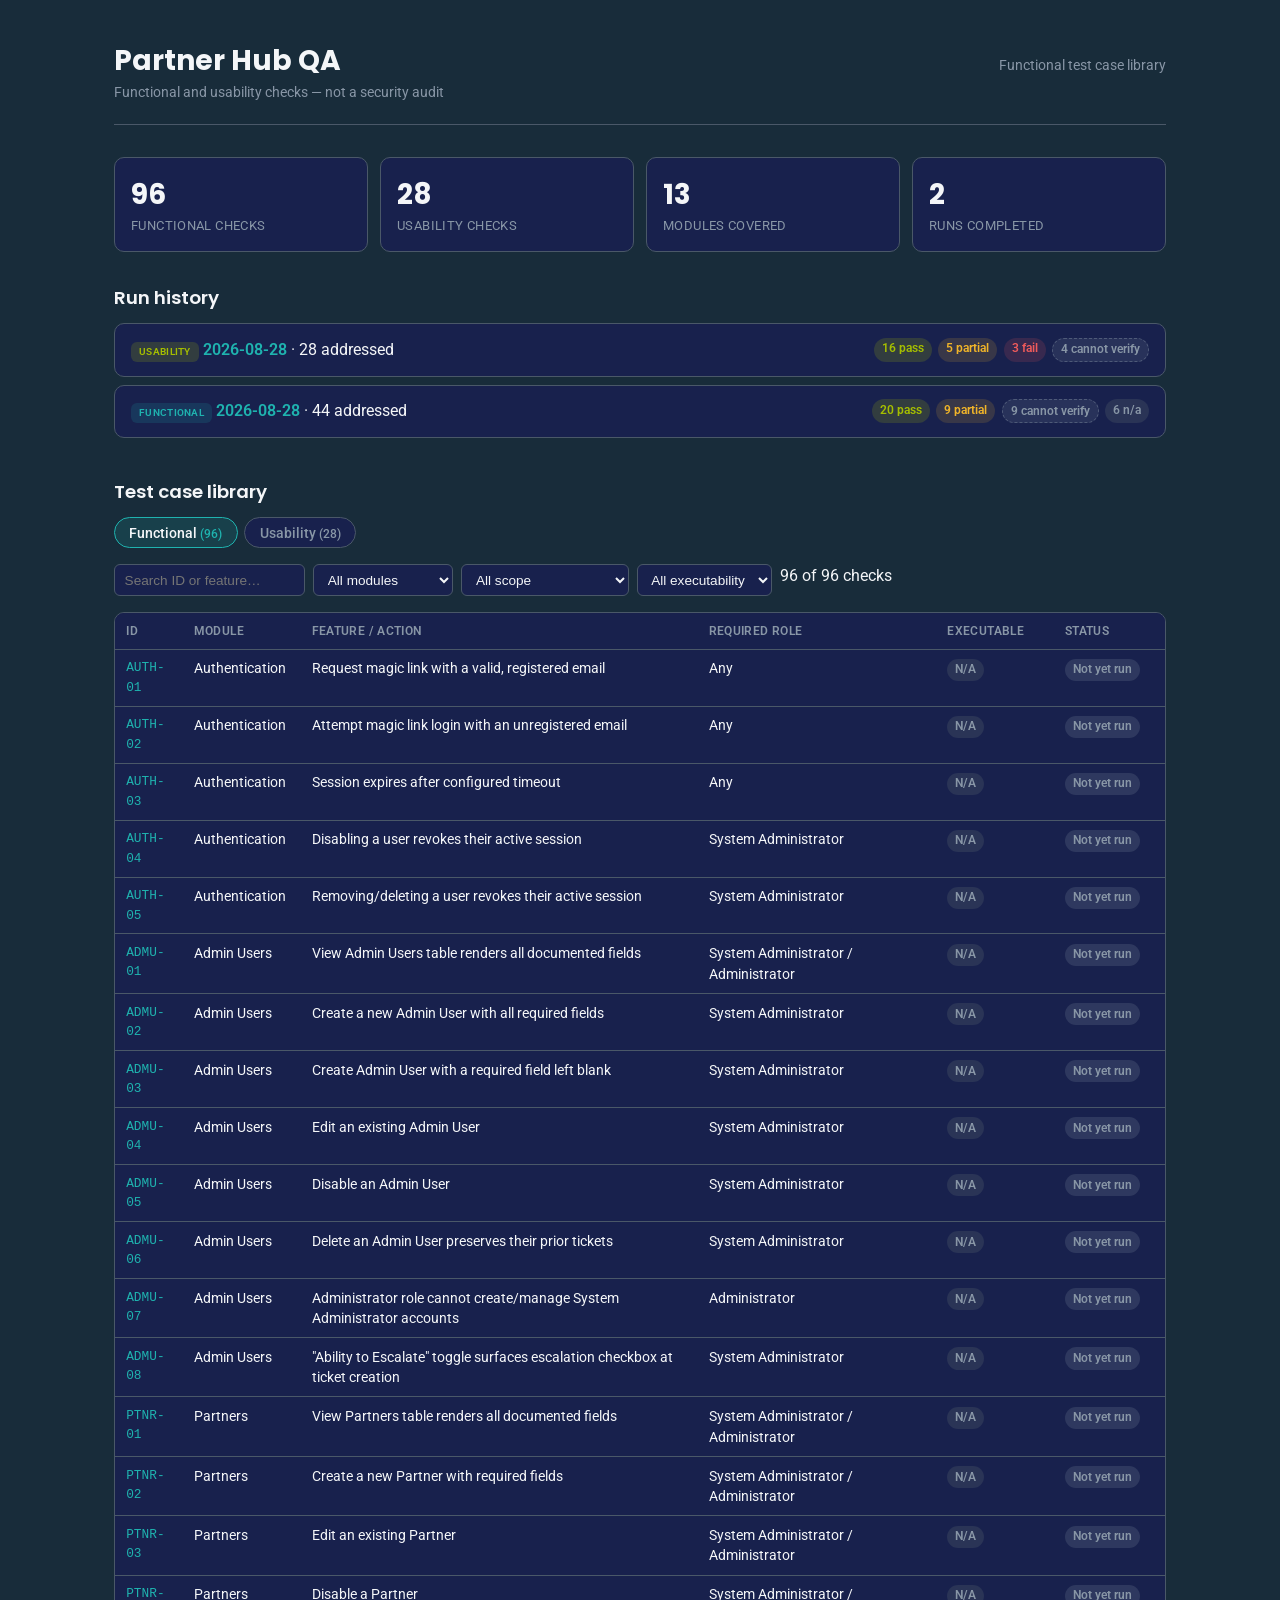
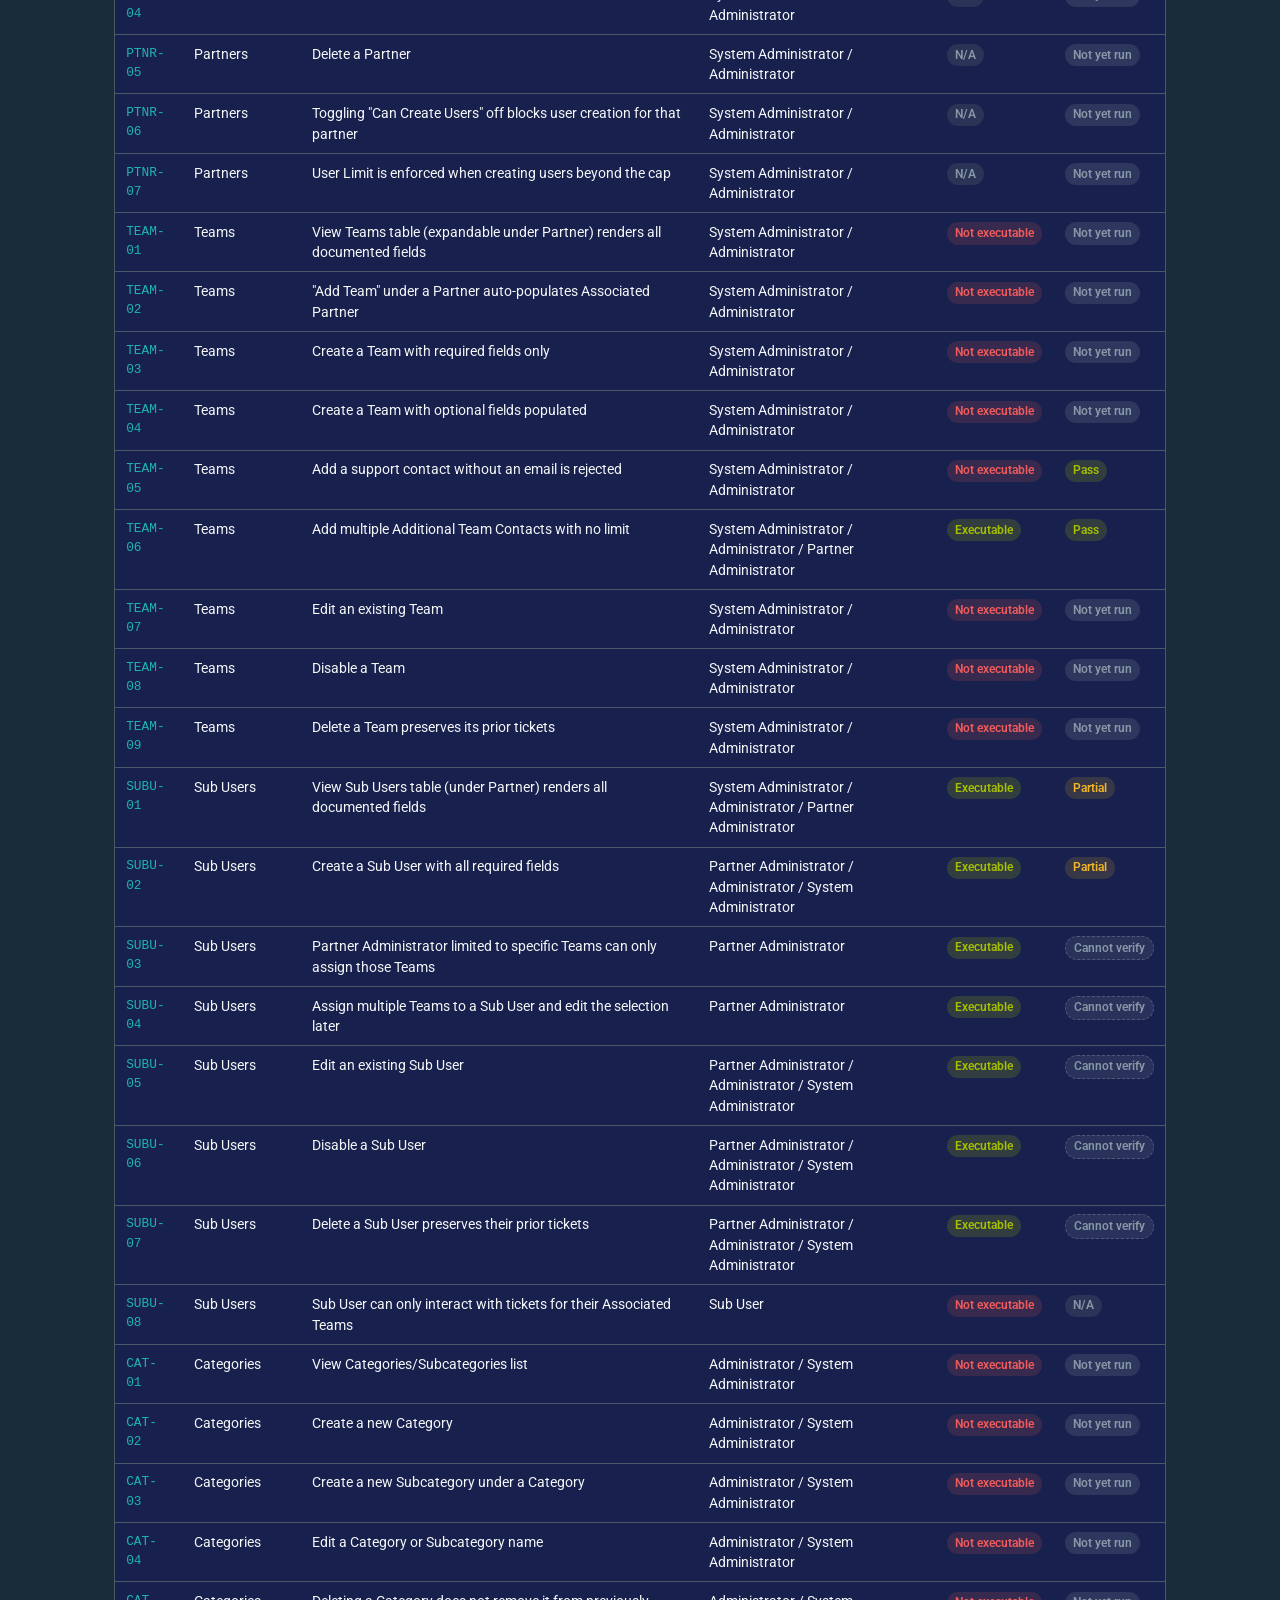
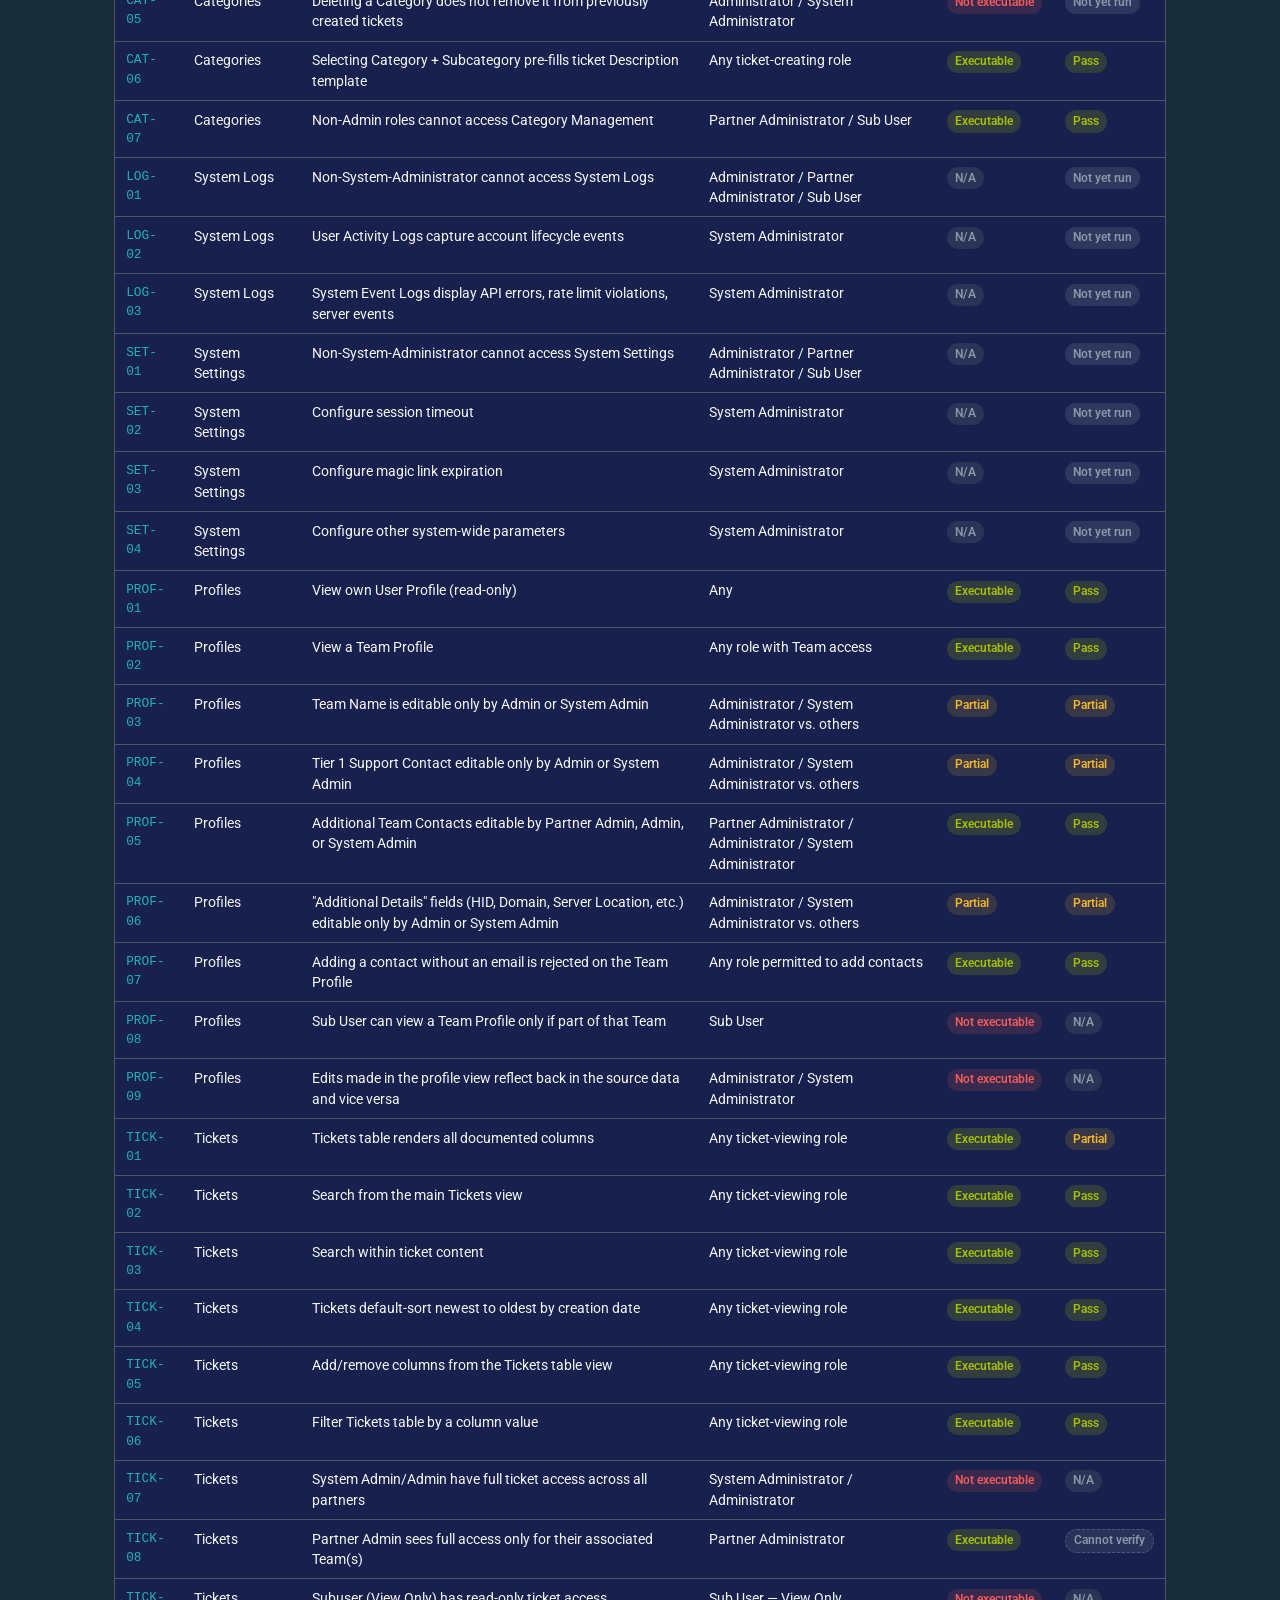
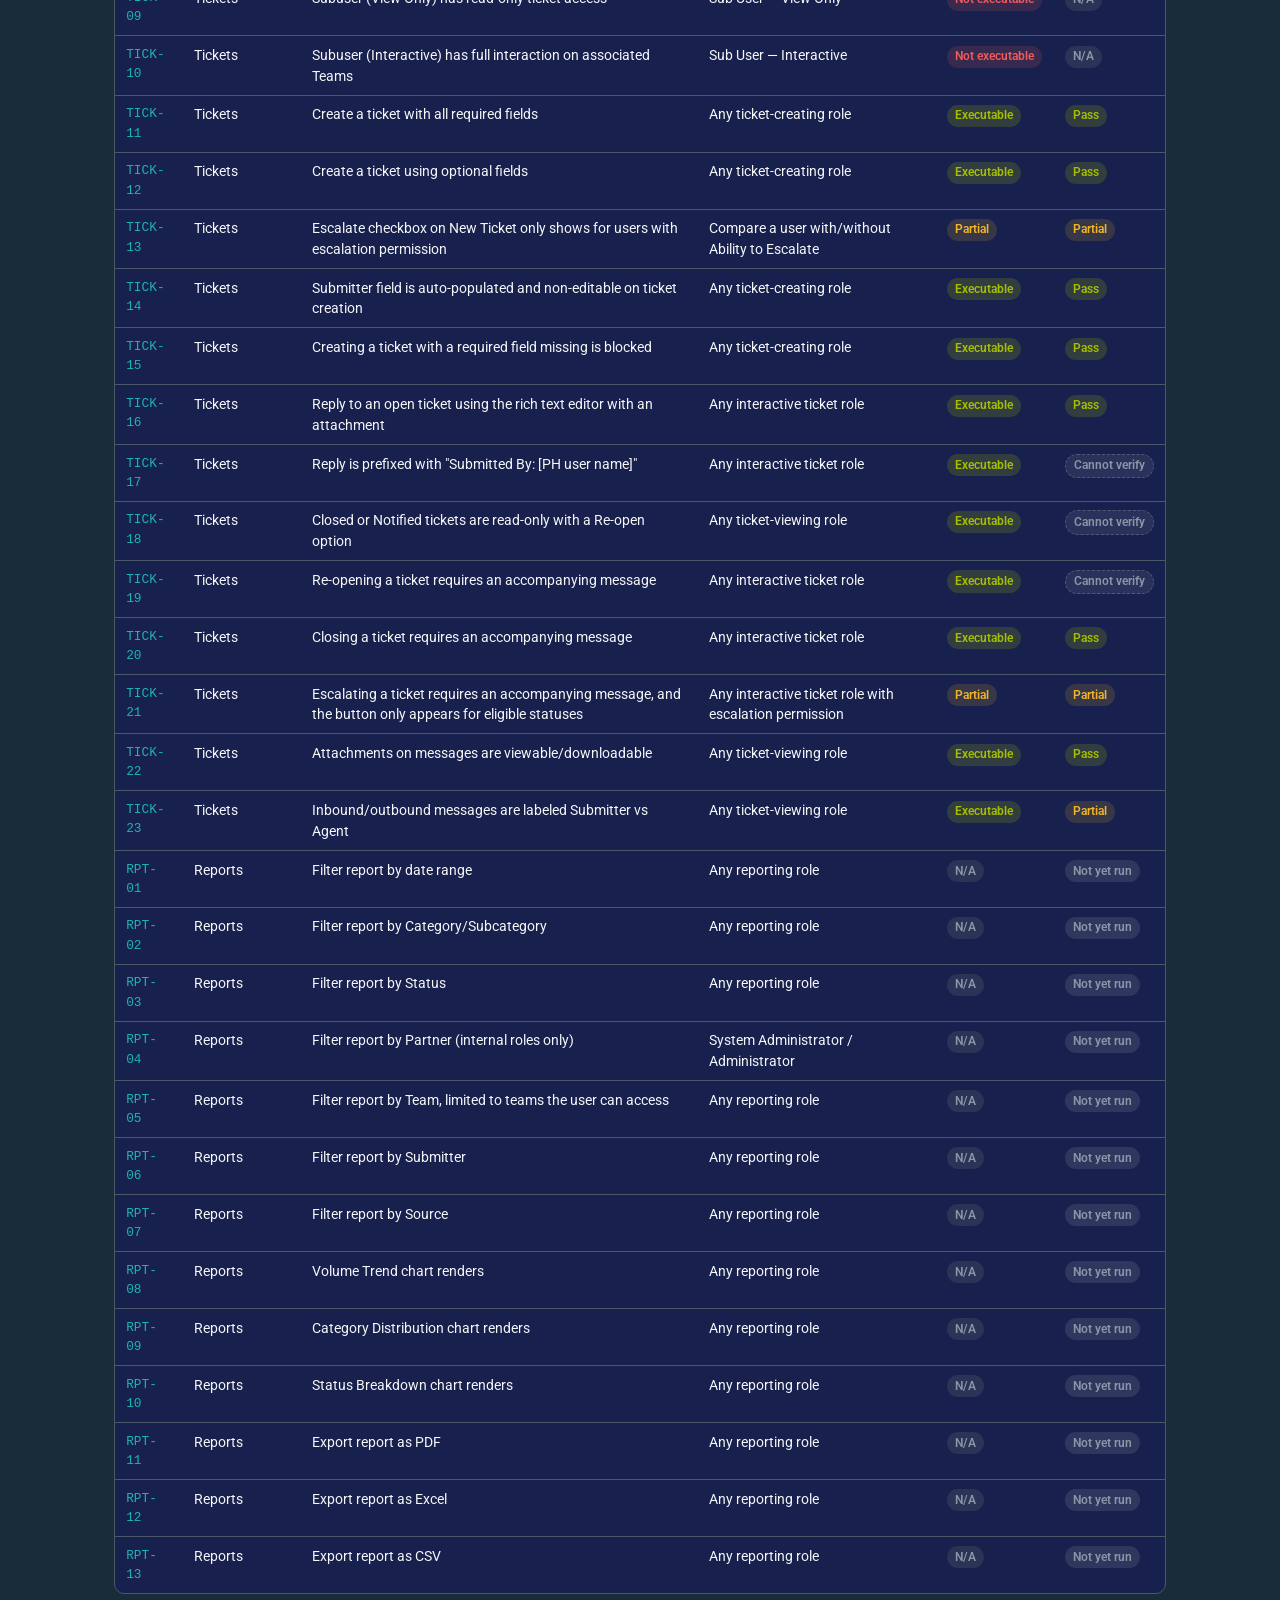
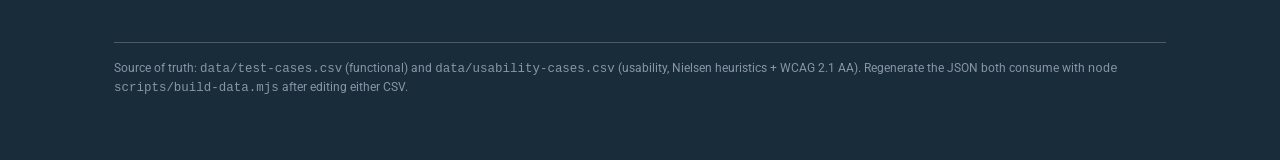
<file: index.html>
<!doctype html>
<html lang="en">
<head>
  <meta charset="utf-8" />
  <meta name="viewport" content="width=device-width, initial-scale=1" />
  <title>Partner Hub QA</title>
  <link rel="stylesheet" href="assets/style.css" />
</head>
<body>
  <div class="page">
    <header class="site-header">
      <div>
        <h1>Partner Hub QA</h1>
        <div class="subtitle">Functional and usability checks — not a security audit</div>
      </div>
      <div class="subtitle" id="library-subtitle">Test case library</div>
    </header>

    <div class="stat-grid" id="stat-grid"></div>

    <section>
      <h2>Run history</h2>
      <div id="run-history"></div>
    </section>

    <section>
      <h2>Test case library</h2>
      <div class="tabs" id="check-tabs">
        <button class="tab" data-type="functional">Functional <span class="tab-count" id="tab-count-functional"></span></button>
        <button class="tab" data-type="usability">Usability <span class="tab-count" id="tab-count-usability"></span></button>
      </div>
      <div class="filters">
        <input id="filter-search" type="search" placeholder="Search ID or feature…" />
        <select id="filter-module">
          <option value="">All modules</option>
        </select>
        <span id="filter-heuristic-wrap" class="hidden">
          <select id="filter-heuristic">
            <option value="">All heuristics</option>
          </select>
        </span>
        <select id="filter-scope">
          <option value="">All scope</option>
          <option value="Yes">In scope this run</option>
          <option value="No">Out of scope this run</option>
        </select>
        <select id="filter-exec">
          <option value="">All executability</option>
          <option value="Yes">Executable</option>
          <option value="Partial">Partial</option>
          <option value="No">Not executable</option>
          <option value="N/A">N/A</option>
        </select>
        <span id="case-count" class="subtitle"></span>
      </div>
      <table class="scroll-wrap">
        <thead id="case-head"></thead>
        <tbody id="case-body"></tbody>
      </table>
    </section>

    <footer>
      Source of truth: <code>data/test-cases.csv</code> (functional) and <code>data/usability-cases.csv</code>
      (usability, Nielsen heuristics + WCAG 2.1 AA). Regenerate the JSON both consume with
      <code>node scripts/build-data.mjs</code> after editing either CSV.
    </footer>
  </div>
  <script src="assets/app.js"></script>
</body>
</html>
</file>
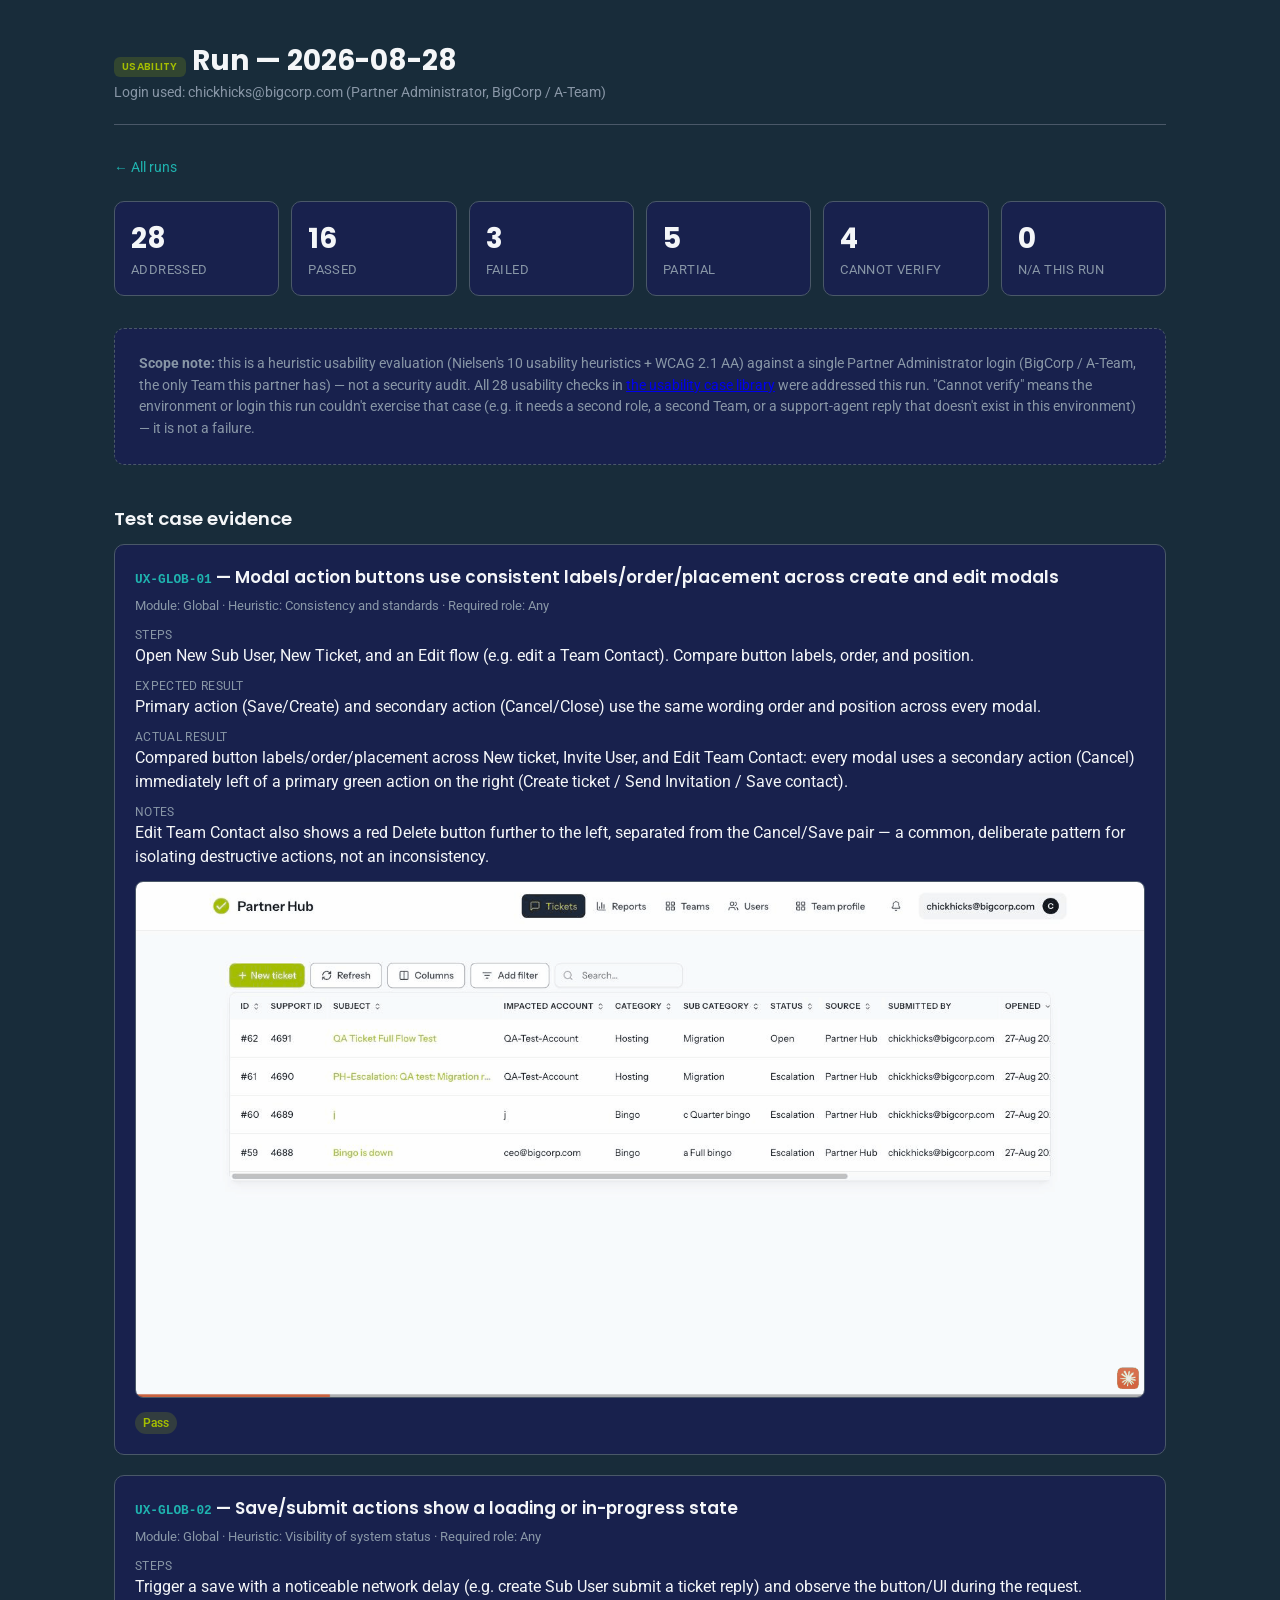
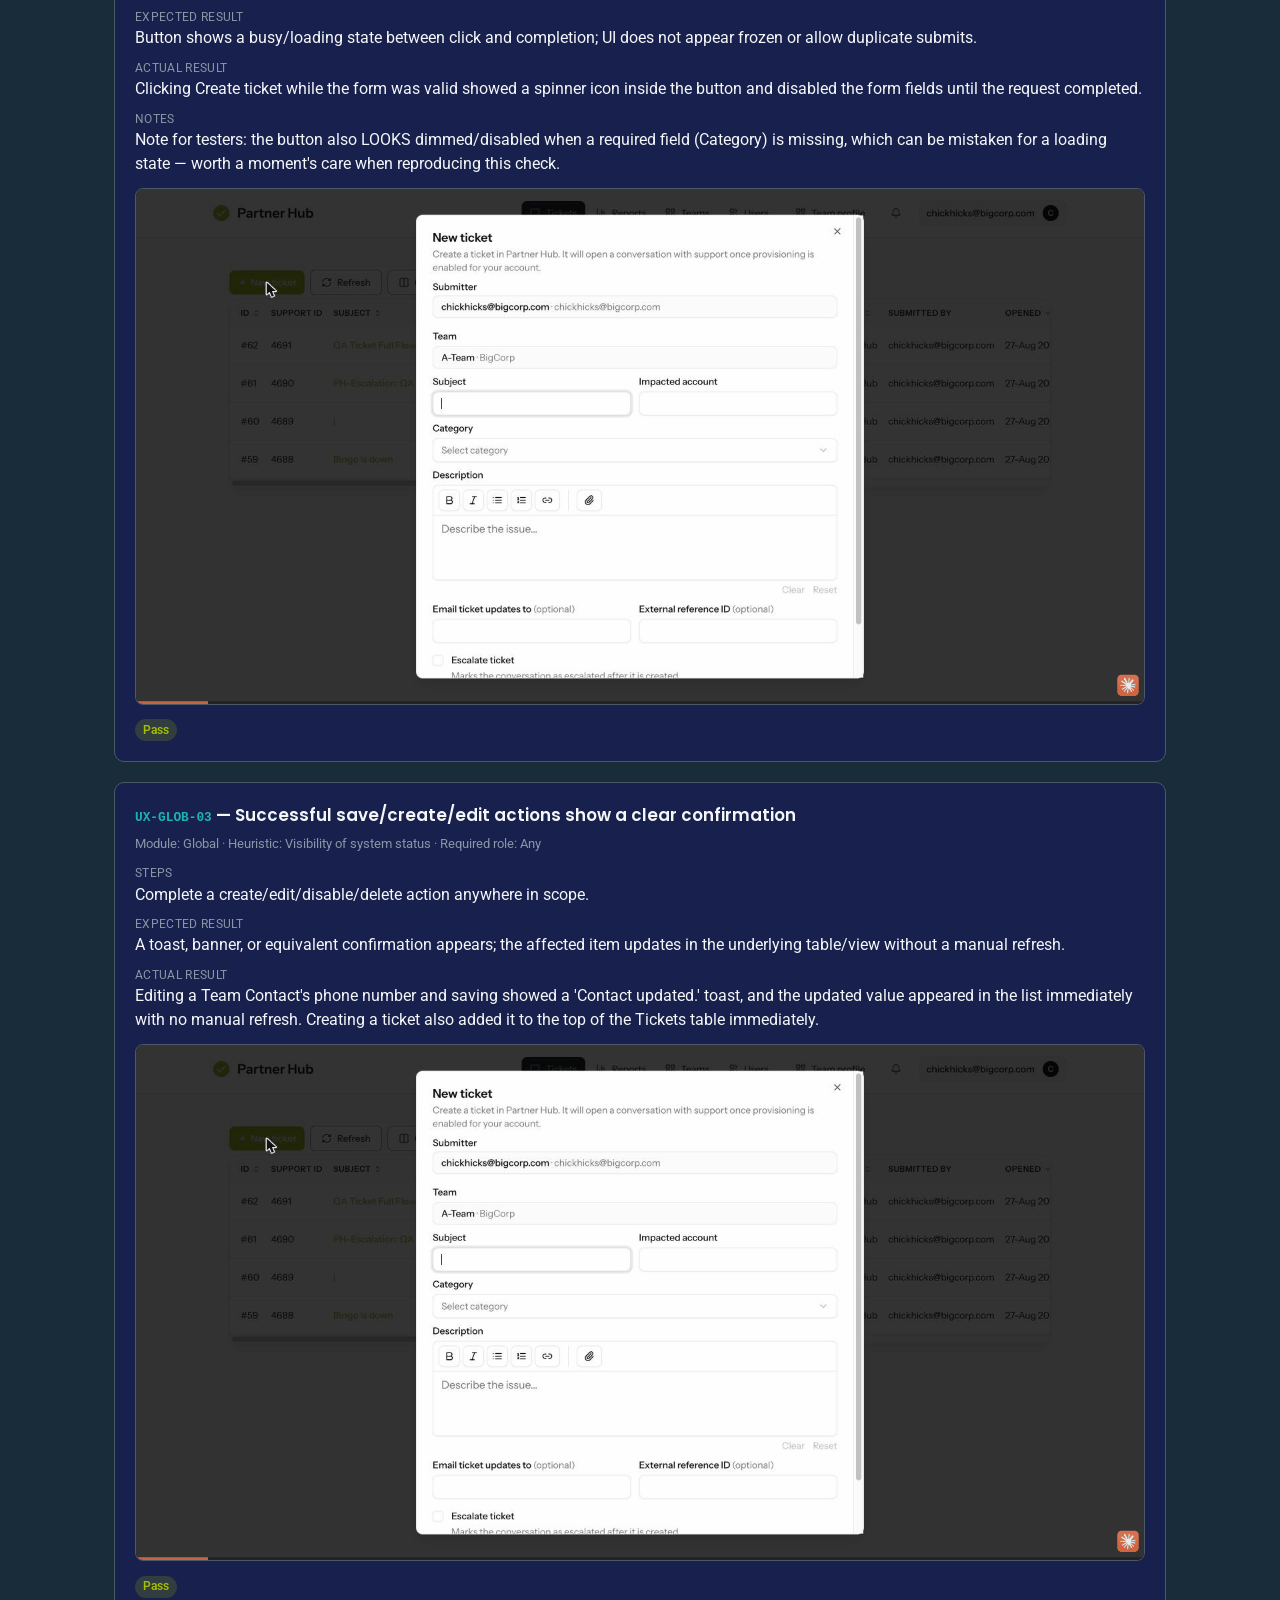
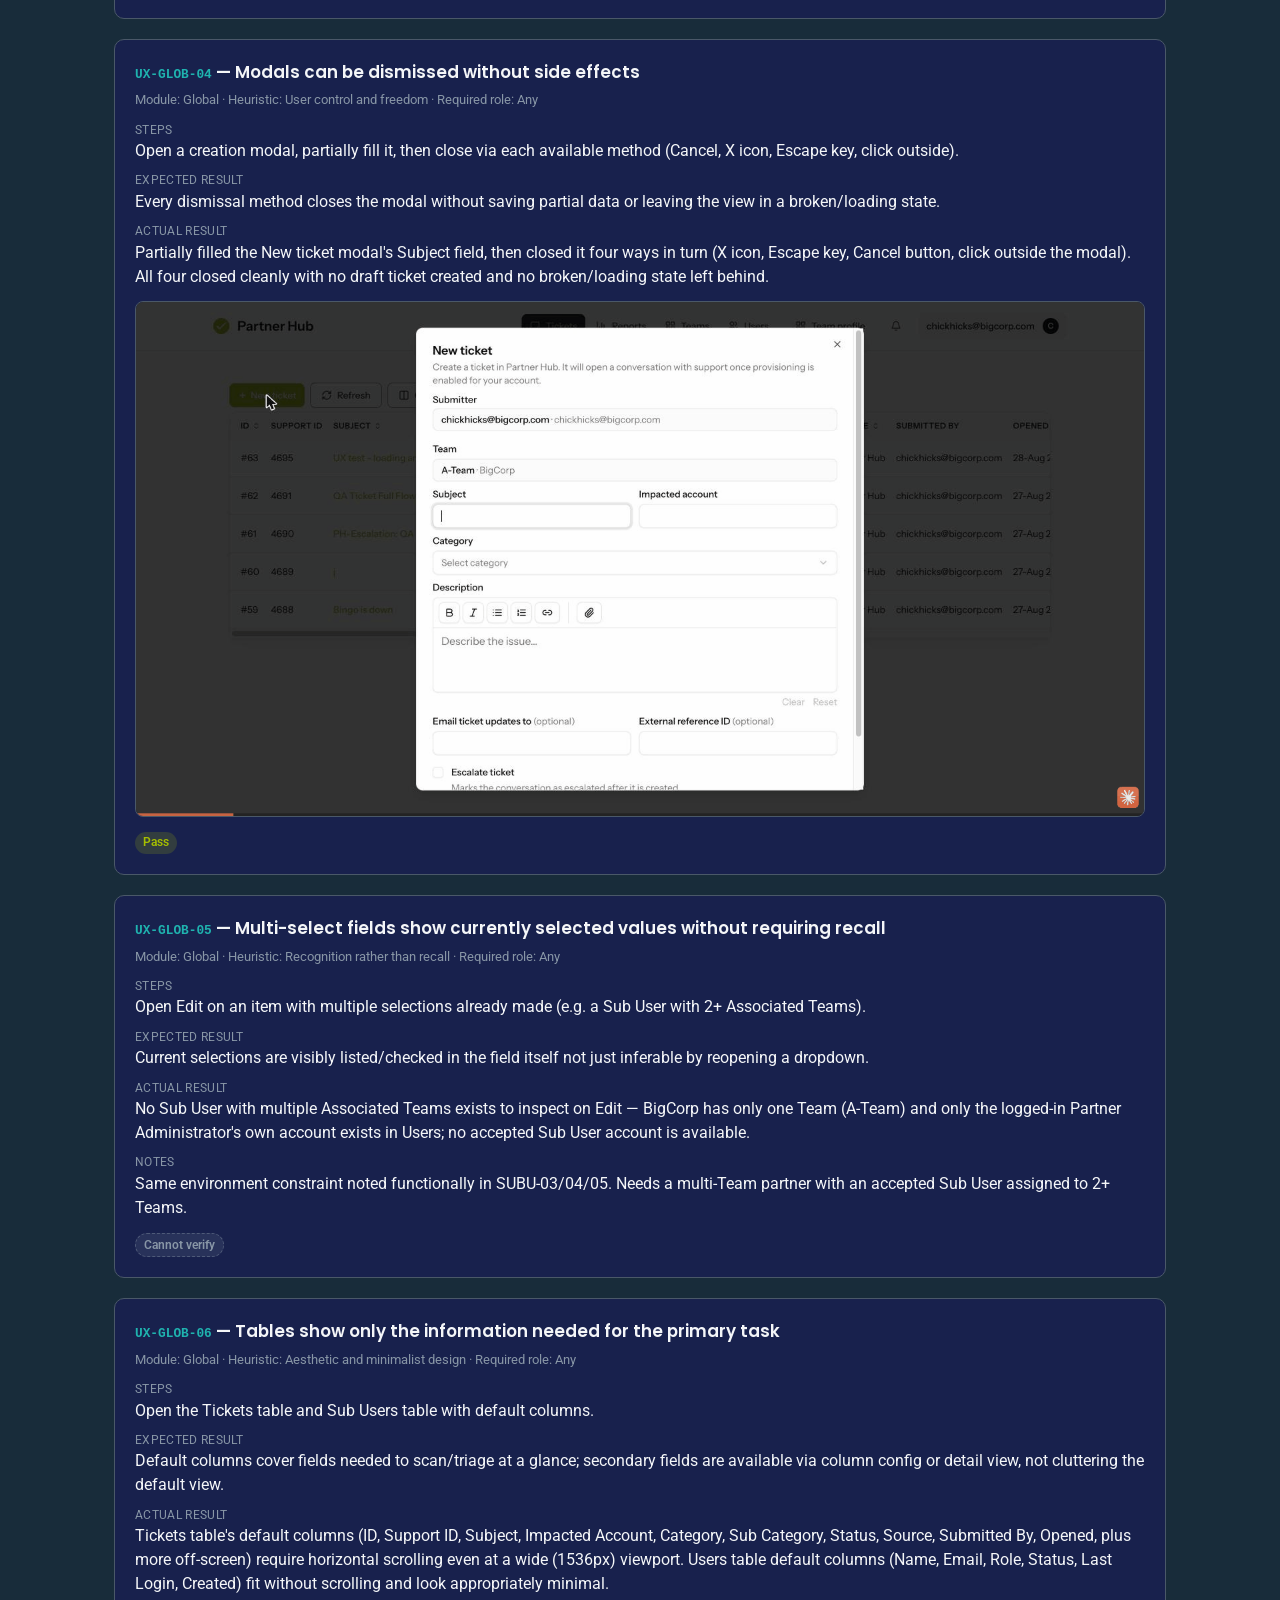
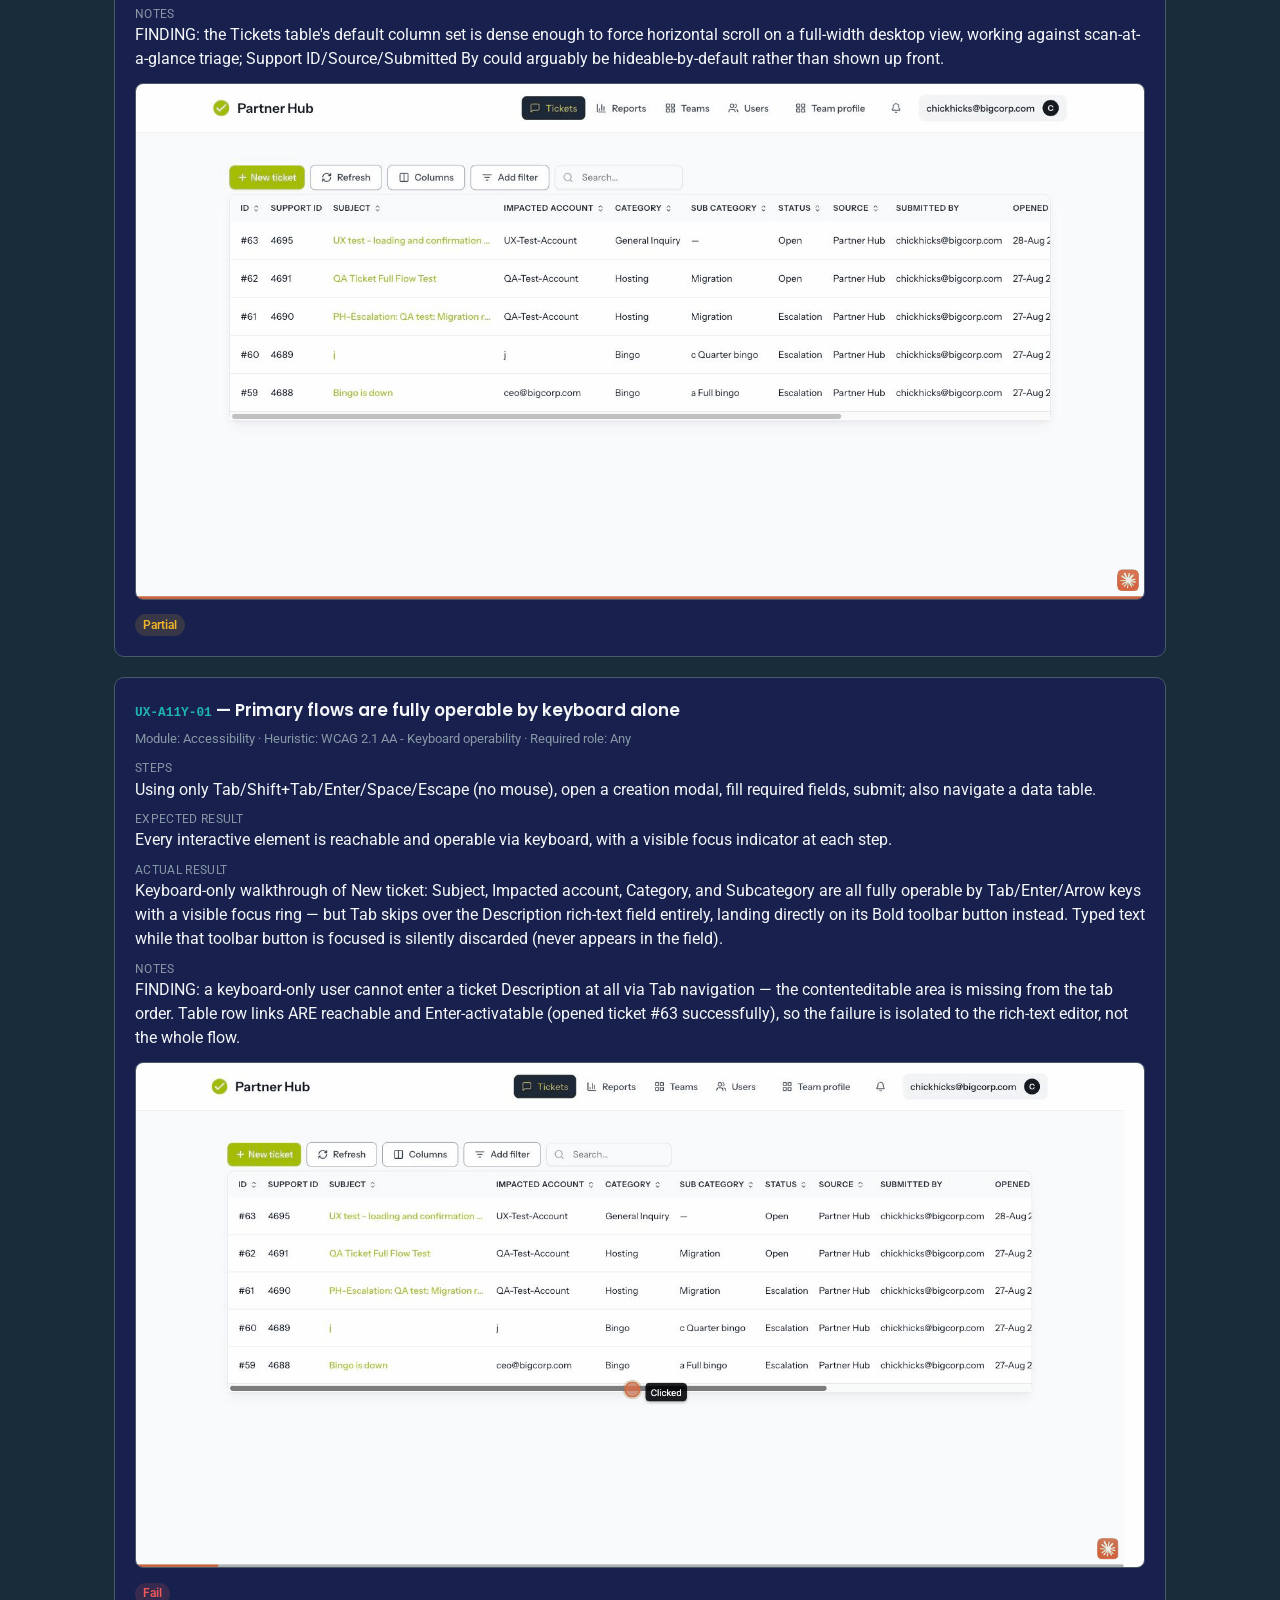
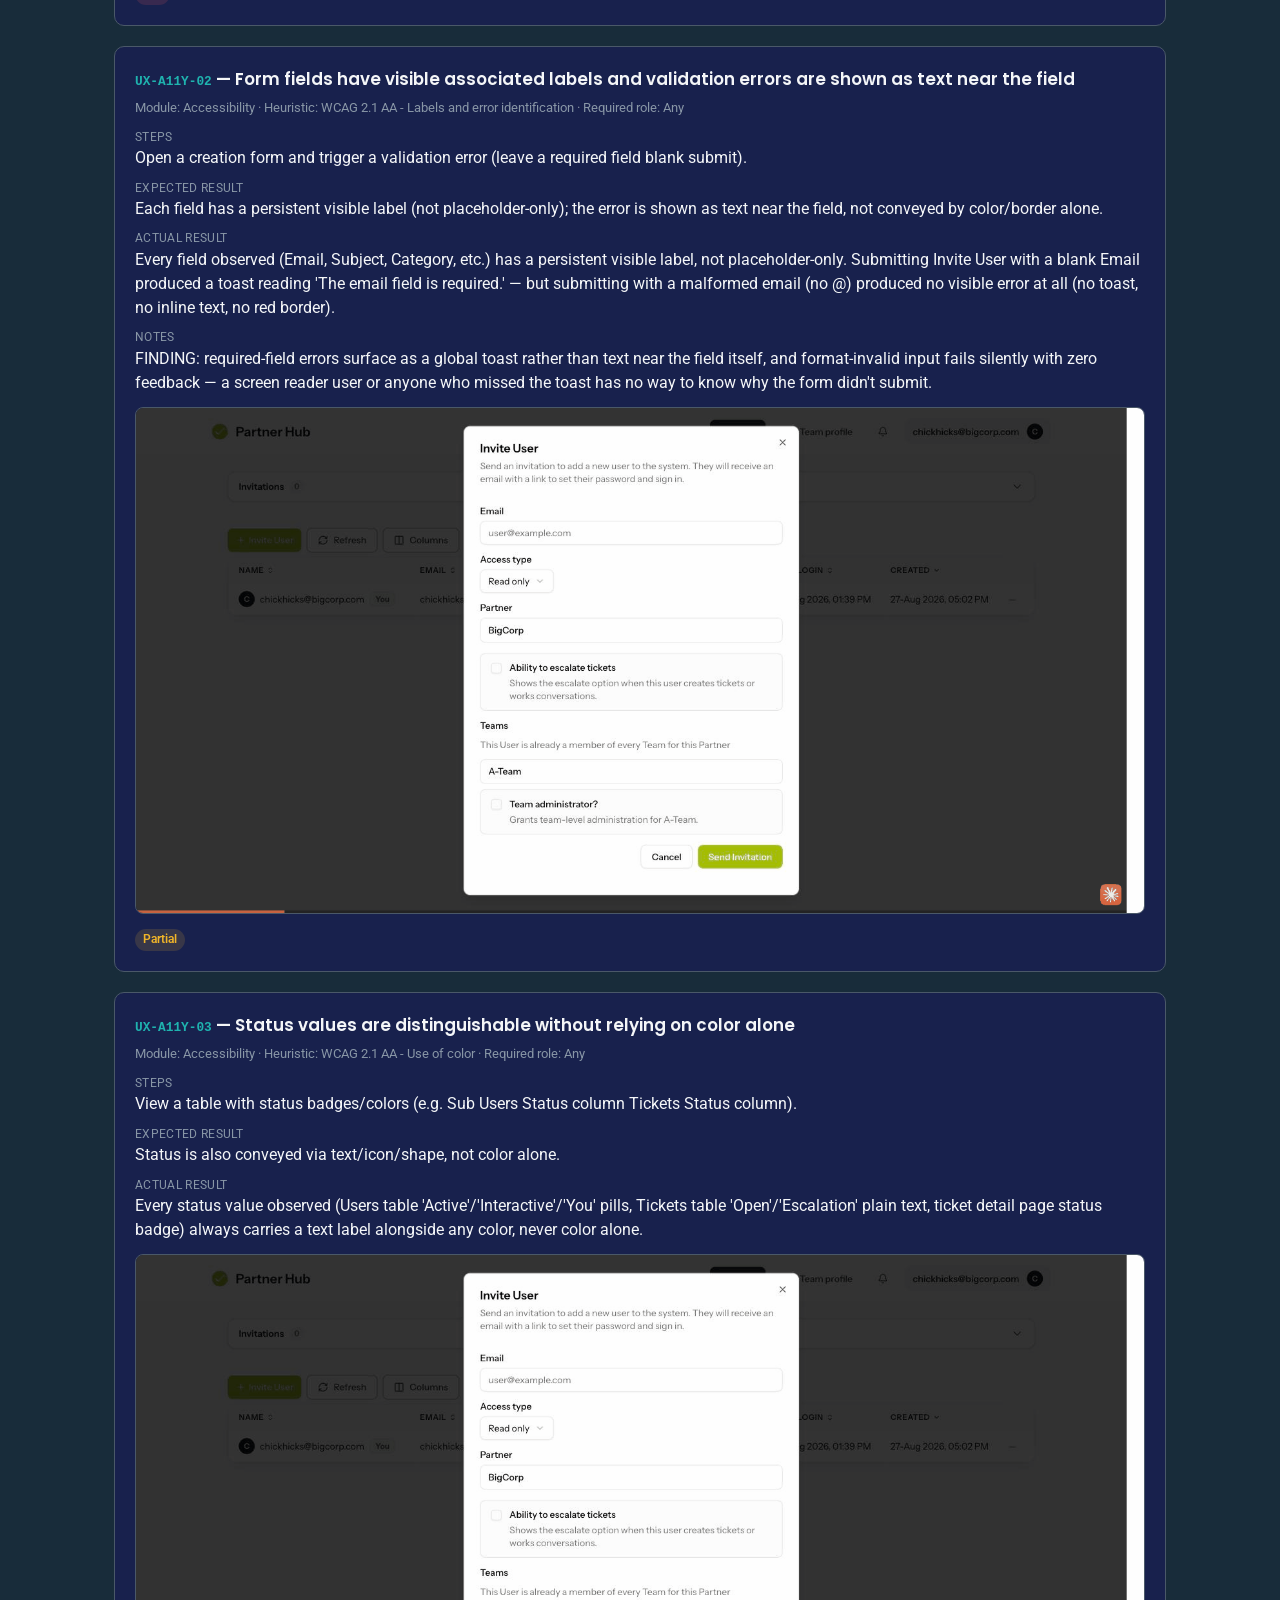
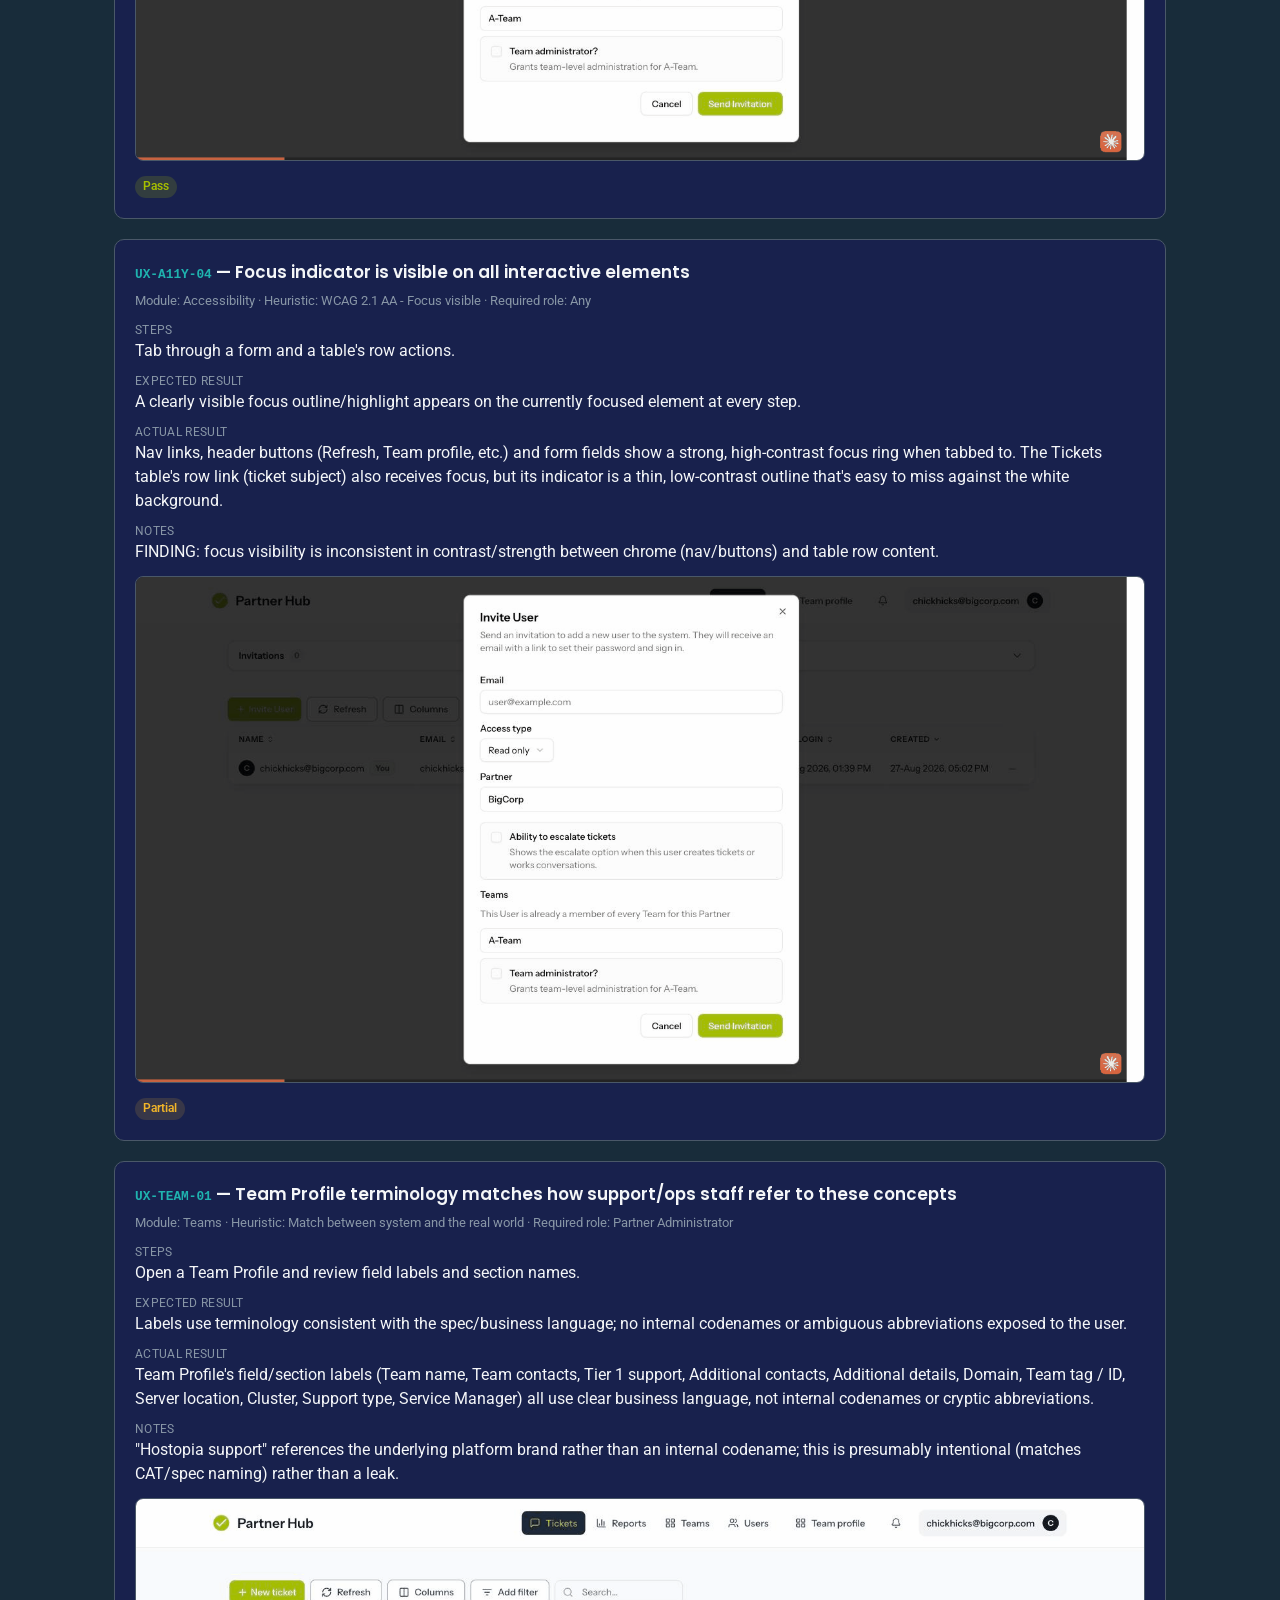
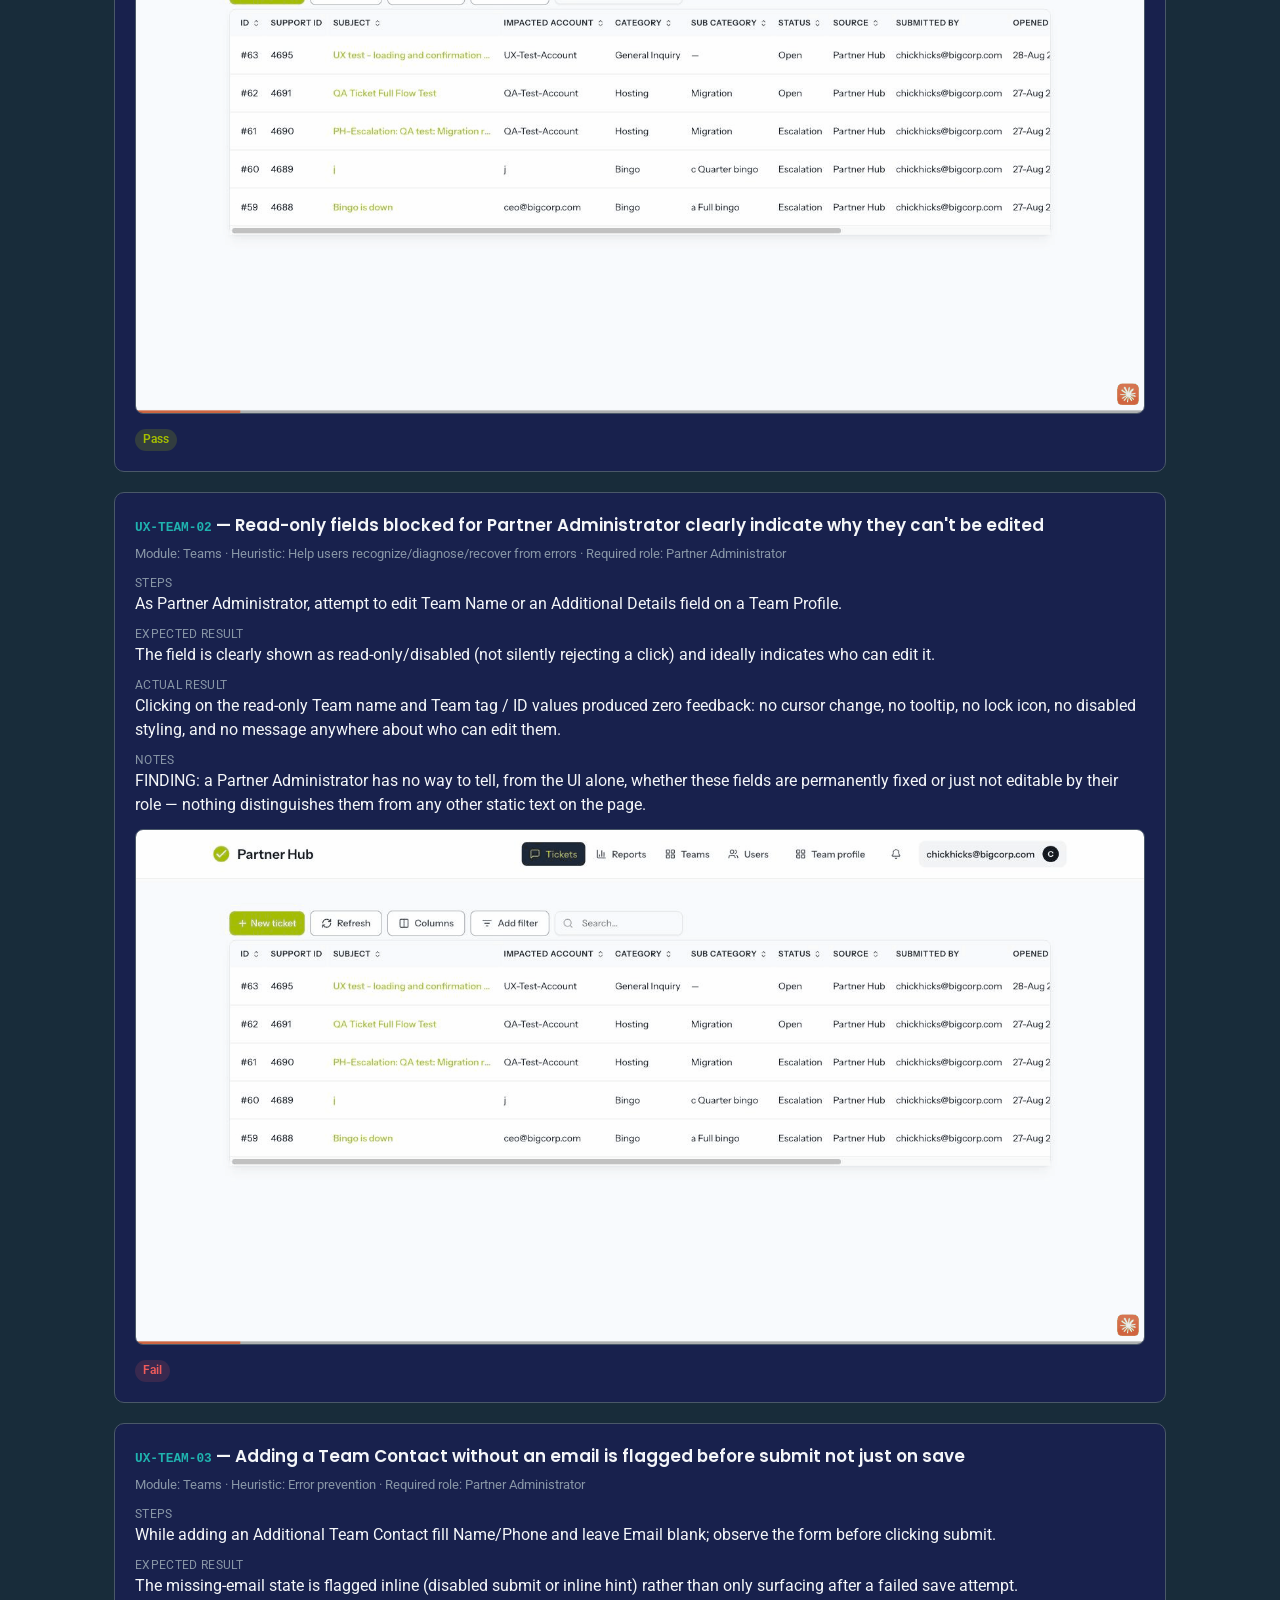
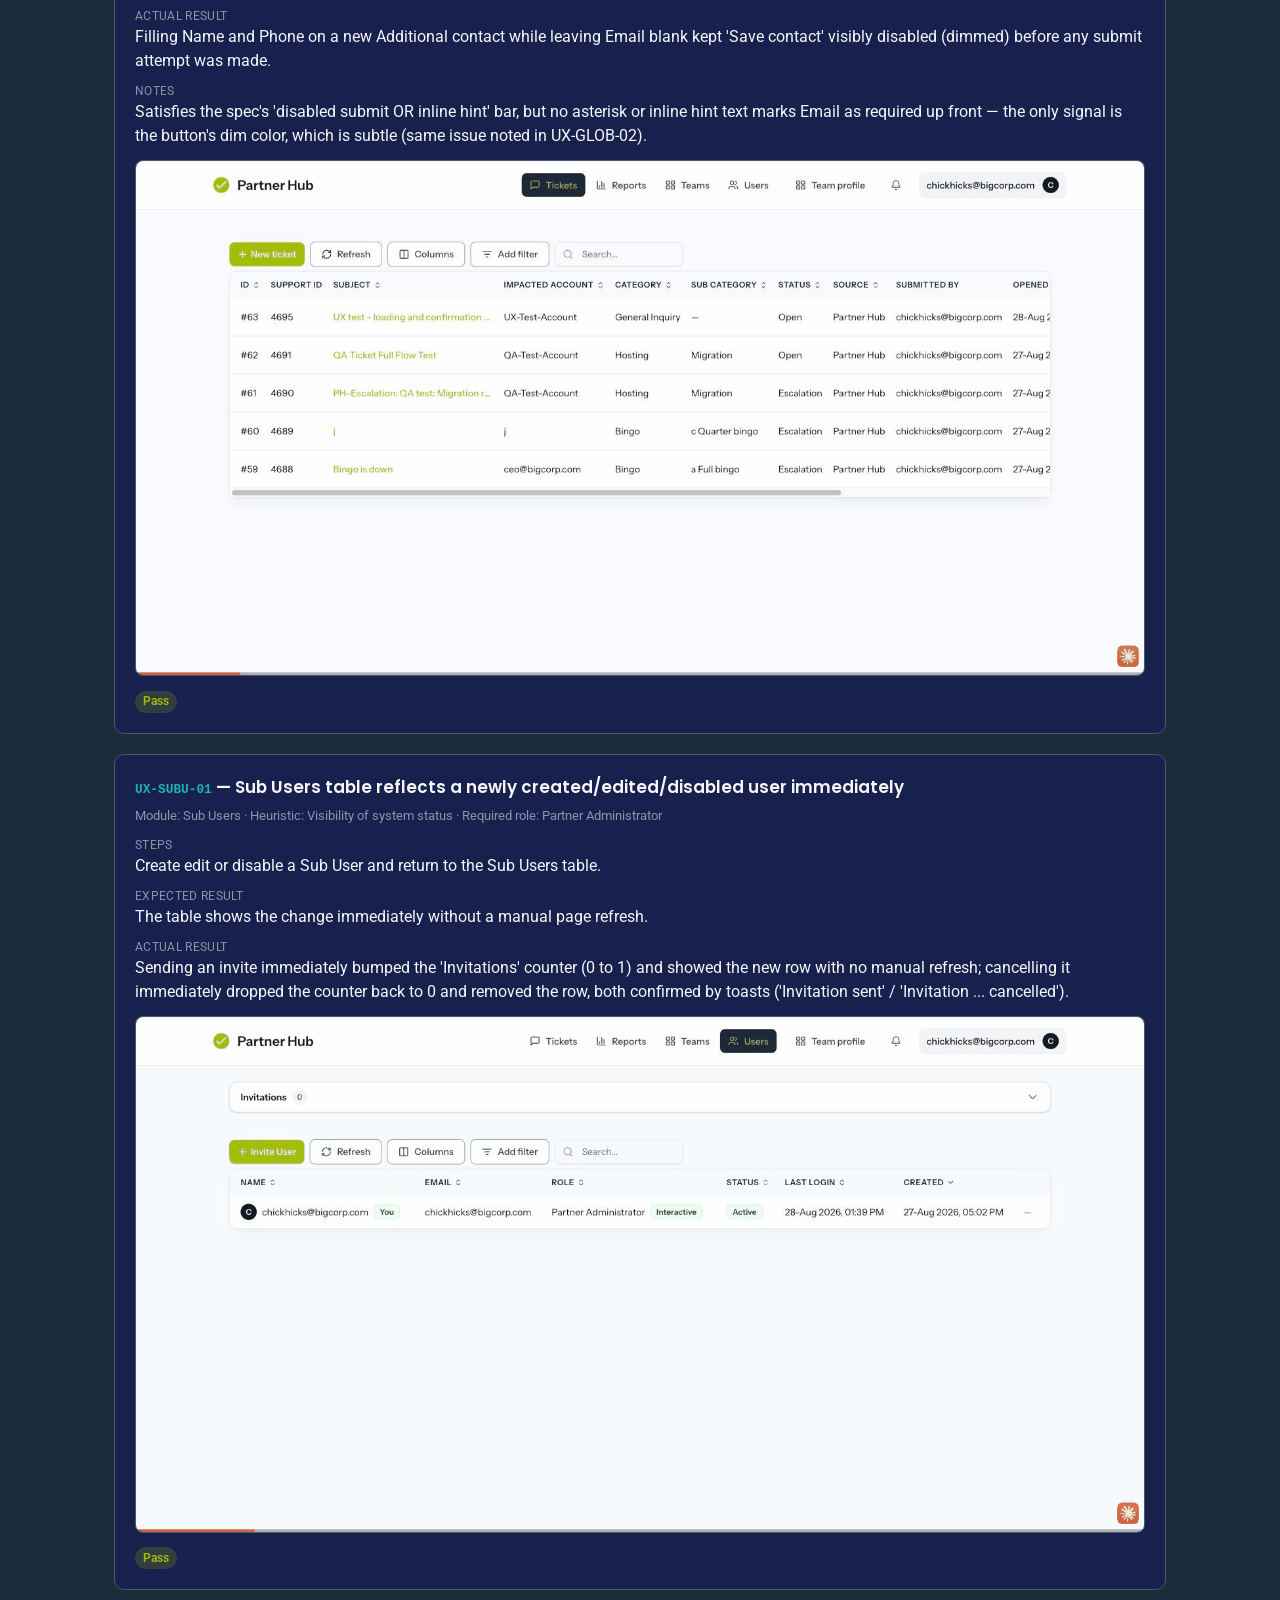
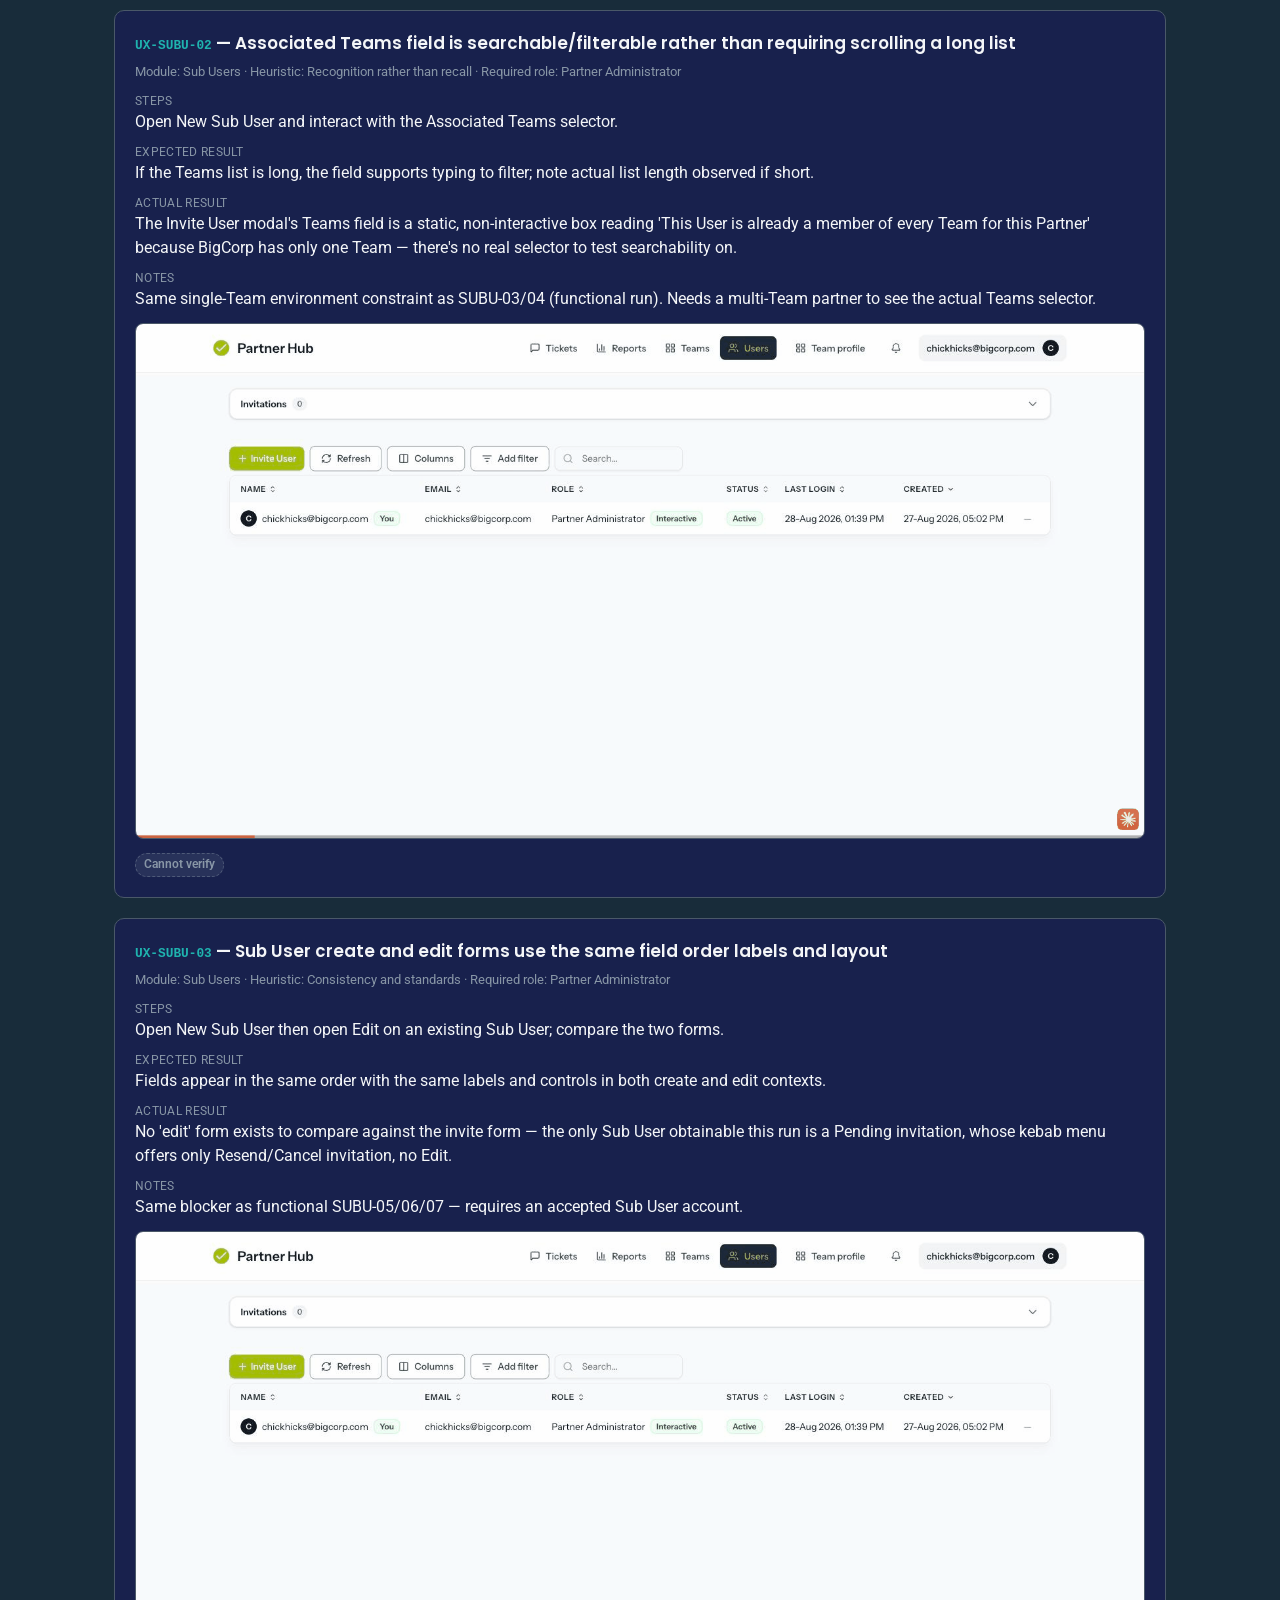
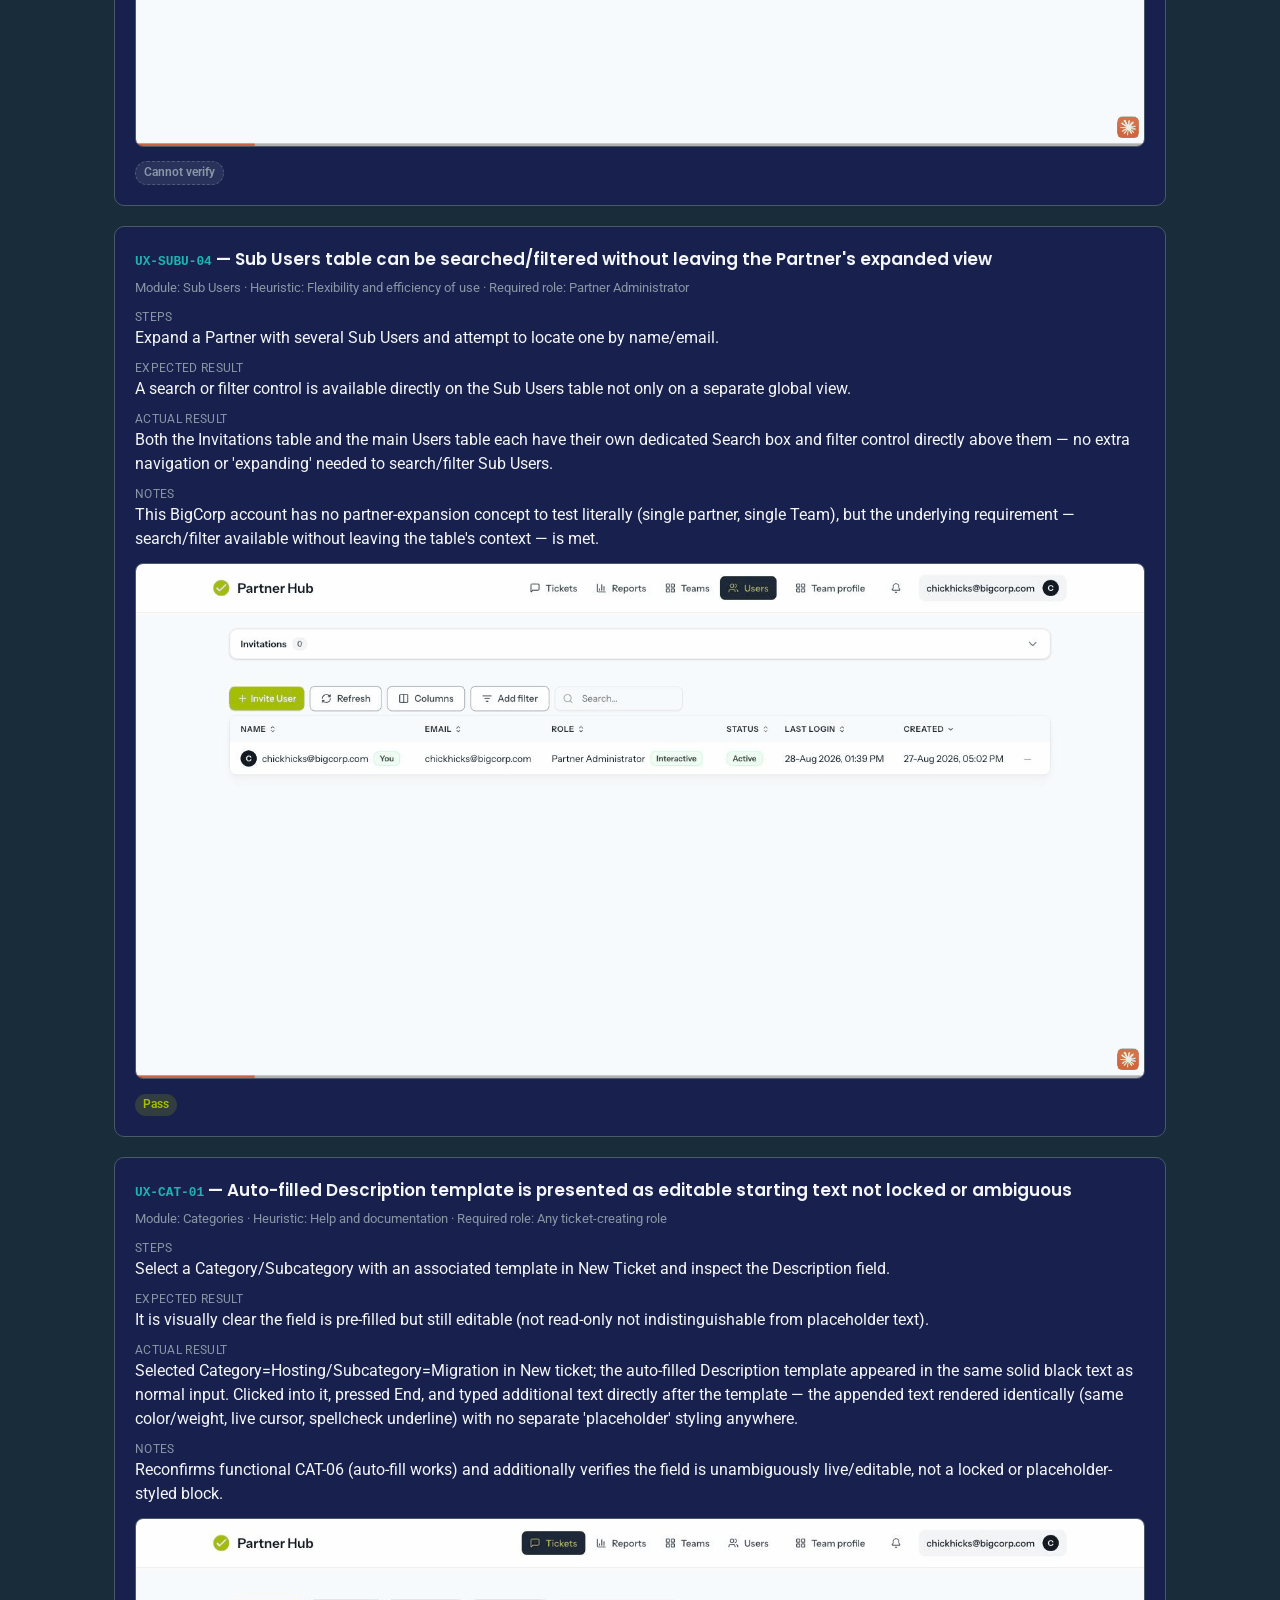
<file: runs/2026-08-28-usability/index.html>
<!doctype html>
<html lang="en">
<head>
  <meta charset="utf-8" />
  <meta name="viewport" content="width=device-width, initial-scale=1" />
  <title>Partner Hub QA — Usability Run 2026-08-28</title>
  <link rel="stylesheet" href="../../assets/style.css" />
</head>
<body>
  <div class="page">
    <header class="site-header">
      <div>
        <h1><span class="badge type-badge type-usability">Usability</span> Run — 2026-08-28</h1>
        <div class="subtitle">Login used: chickhicks@bigcorp.com (Partner Administrator, BigCorp / A-Team)</div>
      </div>
    </header>

    <nav class="crumbs"><a href="../../index.html">&larr; All runs</a></nav>

    <div class="stat-grid">
      <div class="stat-card"><div class="value">28</div><div class="label">Addressed</div></div>
      <div class="stat-card"><div class="value">16</div><div class="label">Passed</div></div>
      <div class="stat-card"><div class="value">3</div><div class="label">Failed</div></div>
      <div class="stat-card"><div class="value">5</div><div class="label">Partial</div></div>
      <div class="stat-card"><div class="value">4</div><div class="label">Cannot verify</div></div>
      <div class="stat-card"><div class="value">0</div><div class="label">N/A this run</div></div>
    </div>

    <section>
      <div class="empty-state" style="margin-bottom:1.5rem;">
        <strong>Scope note:</strong> this is a heuristic usability evaluation (Nielsen's 10
        usability heuristics + WCAG 2.1 AA) against a single Partner Administrator login
        (BigCorp / A-Team, the only Team this partner has) — not a security audit. All 28
        usability checks in <a href="../../data/usability-cases.csv">the usability case
        library</a> were addressed this run. "Cannot verify" means the environment or login
        this run couldn't exercise that case (e.g. it needs a second role, a second Team, or
        a support-agent reply that doesn't exist in this environment) — it is not a failure.
      </div>
    </section>

    <section>
      <h2>Test case evidence</h2>

      <div class="evidence-card" id="UX-GLOB-01">
        <h3><span class="id-cell">UX-GLOB-01</span> — Modal action buttons use consistent labels/order/placement across create and edit modals</h3>
        <div class="meta">Module: Global &middot; Heuristic: Consistency and standards &middot; Required role: Any</div>

        <div class="field-label">Steps</div>
        <div>Open New Sub User, New Ticket, and an Edit flow (e.g. edit a Team Contact). Compare button labels, order, and position.</div>

        <div class="field-label">Expected result</div>
        <div>Primary action (Save/Create) and secondary action (Cancel/Close) use the same wording order and position across every modal.</div>

        <div class="field-label">Actual result</div>
        <div>Compared button labels/order/placement across New ticket, Invite User, and Edit Team Contact: every modal uses a secondary action (Cancel) immediately left of a primary green action on the right (Create ticket / Send Invitation / Save contact).</div>
        
        <div class="field-label">Notes</div>
        <div>Edit Team Contact also shows a red Delete button further to the left, separated from the Cancel/Save pair — a common, deliberate pattern for isolating destructive actions, not an inconsistency.</div>
        
        <div class="media">
          <img src="evidence/UX-GLOB-01.gif" alt="UX-GLOB-01 recording" loading="lazy" />
        </div>

        <div style="margin-top: 0.75rem;">
          <span class="badge pass">Pass</span>
        </div>
      </div>
      <div class="evidence-card" id="UX-GLOB-02">
        <h3><span class="id-cell">UX-GLOB-02</span> — Save/submit actions show a loading or in-progress state</h3>
        <div class="meta">Module: Global &middot; Heuristic: Visibility of system status &middot; Required role: Any</div>

        <div class="field-label">Steps</div>
        <div>Trigger a save with a noticeable network delay (e.g. create Sub User submit a ticket reply) and observe the button/UI during the request.</div>

        <div class="field-label">Expected result</div>
        <div>Button shows a busy/loading state between click and completion; UI does not appear frozen or allow duplicate submits.</div>

        <div class="field-label">Actual result</div>
        <div>Clicking Create ticket while the form was valid showed a spinner icon inside the button and disabled the form fields until the request completed.</div>
        
        <div class="field-label">Notes</div>
        <div>Note for testers: the button also LOOKS dimmed/disabled when a required field (Category) is missing, which can be mistaken for a loading state — worth a moment&#x27;s care when reproducing this check.</div>
        
        <div class="media">
          <img src="evidence/UX-GLOB-02_03.gif" alt="UX-GLOB-02 recording" loading="lazy" />
        </div>

        <div style="margin-top: 0.75rem;">
          <span class="badge pass">Pass</span>
        </div>
      </div>
      <div class="evidence-card" id="UX-GLOB-03">
        <h3><span class="id-cell">UX-GLOB-03</span> — Successful save/create/edit actions show a clear confirmation</h3>
        <div class="meta">Module: Global &middot; Heuristic: Visibility of system status &middot; Required role: Any</div>

        <div class="field-label">Steps</div>
        <div>Complete a create/edit/disable/delete action anywhere in scope.</div>

        <div class="field-label">Expected result</div>
        <div>A toast, banner, or equivalent confirmation appears; the affected item updates in the underlying table/view without a manual refresh.</div>

        <div class="field-label">Actual result</div>
        <div>Editing a Team Contact&#x27;s phone number and saving showed a &#x27;Contact updated.&#x27; toast, and the updated value appeared in the list immediately with no manual refresh. Creating a ticket also added it to the top of the Tickets table immediately.</div>
        
        
        <div class="media">
          <img src="evidence/UX-GLOB-02_03.gif" alt="UX-GLOB-03 recording" loading="lazy" />
        </div>

        <div style="margin-top: 0.75rem;">
          <span class="badge pass">Pass</span>
        </div>
      </div>
      <div class="evidence-card" id="UX-GLOB-04">
        <h3><span class="id-cell">UX-GLOB-04</span> — Modals can be dismissed without side effects</h3>
        <div class="meta">Module: Global &middot; Heuristic: User control and freedom &middot; Required role: Any</div>

        <div class="field-label">Steps</div>
        <div>Open a creation modal, partially fill it, then close via each available method (Cancel, X icon, Escape key, click outside).</div>

        <div class="field-label">Expected result</div>
        <div>Every dismissal method closes the modal without saving partial data or leaving the view in a broken/loading state.</div>

        <div class="field-label">Actual result</div>
        <div>Partially filled the New ticket modal&#x27;s Subject field, then closed it four ways in turn (X icon, Escape key, Cancel button, click outside the modal). All four closed cleanly with no draft ticket created and no broken/loading state left behind.</div>
        
        
        <div class="media">
          <img src="evidence/UX-GLOB-04.gif" alt="UX-GLOB-04 recording" loading="lazy" />
        </div>

        <div style="margin-top: 0.75rem;">
          <span class="badge pass">Pass</span>
        </div>
      </div>
      <div class="evidence-card" id="UX-GLOB-05">
        <h3><span class="id-cell">UX-GLOB-05</span> — Multi-select fields show currently selected values without requiring recall</h3>
        <div class="meta">Module: Global &middot; Heuristic: Recognition rather than recall &middot; Required role: Any</div>

        <div class="field-label">Steps</div>
        <div>Open Edit on an item with multiple selections already made (e.g. a Sub User with 2+ Associated Teams).</div>

        <div class="field-label">Expected result</div>
        <div>Current selections are visibly listed/checked in the field itself not just inferable by reopening a dropdown.</div>

        <div class="field-label">Actual result</div>
        <div>No Sub User with multiple Associated Teams exists to inspect on Edit — BigCorp has only one Team (A-Team) and only the logged-in Partner Administrator&#x27;s own account exists in Users; no accepted Sub User account is available.</div>
        
        <div class="field-label">Notes</div>
        <div>Same environment constraint noted functionally in SUBU-03/04/05. Needs a multi-Team partner with an accepted Sub User assigned to 2+ Teams.</div>
        

        <div style="margin-top: 0.75rem;">
          <span class="badge cannot-verify">Cannot verify</span>
        </div>
      </div>
      <div class="evidence-card" id="UX-GLOB-06">
        <h3><span class="id-cell">UX-GLOB-06</span> — Tables show only the information needed for the primary task</h3>
        <div class="meta">Module: Global &middot; Heuristic: Aesthetic and minimalist design &middot; Required role: Any</div>

        <div class="field-label">Steps</div>
        <div>Open the Tickets table and Sub Users table with default columns.</div>

        <div class="field-label">Expected result</div>
        <div>Default columns cover fields needed to scan/triage at a glance; secondary fields are available via column config or detail view, not cluttering the default view.</div>

        <div class="field-label">Actual result</div>
        <div>Tickets table&#x27;s default columns (ID, Support ID, Subject, Impacted Account, Category, Sub Category, Status, Source, Submitted By, Opened, plus more off-screen) require horizontal scrolling even at a wide (1536px) viewport. Users table default columns (Name, Email, Role, Status, Last Login, Created) fit without scrolling and look appropriately minimal.</div>
        
        <div class="field-label">Notes</div>
        <div>FINDING: the Tickets table&#x27;s default column set is dense enough to force horizontal scroll on a full-width desktop view, working against scan-at-a-glance triage; Support ID/Source/Submitted By could arguably be hideable-by-default rather than shown up front.</div>
        
        <div class="media">
          <img src="evidence/UX-GLOB-05_06.gif" alt="UX-GLOB-06 recording" loading="lazy" />
        </div>

        <div style="margin-top: 0.75rem;">
          <span class="badge partial">Partial</span>
        </div>
      </div>
      <div class="evidence-card" id="UX-A11Y-01">
        <h3><span class="id-cell">UX-A11Y-01</span> — Primary flows are fully operable by keyboard alone</h3>
        <div class="meta">Module: Accessibility &middot; Heuristic: WCAG 2.1 AA - Keyboard operability &middot; Required role: Any</div>

        <div class="field-label">Steps</div>
        <div>Using only Tab/Shift+Tab/Enter/Space/Escape (no mouse), open a creation modal, fill required fields, submit; also navigate a data table.</div>

        <div class="field-label">Expected result</div>
        <div>Every interactive element is reachable and operable via keyboard, with a visible focus indicator at each step.</div>

        <div class="field-label">Actual result</div>
        <div>Keyboard-only walkthrough of New ticket: Subject, Impacted account, Category, and Subcategory are all fully operable by Tab/Enter/Arrow keys with a visible focus ring — but Tab skips over the Description rich-text field entirely, landing directly on its Bold toolbar button instead. Typed text while that toolbar button is focused is silently discarded (never appears in the field).</div>
        
        <div class="field-label">Notes</div>
        <div>FINDING: a keyboard-only user cannot enter a ticket Description at all via Tab navigation — the contenteditable area is missing from the tab order. Table row links ARE reachable and Enter-activatable (opened ticket #63 successfully), so the failure is isolated to the rich-text editor, not the whole flow.</div>
        
        <div class="media">
          <img src="evidence/UX-A11Y-01.gif" alt="UX-A11Y-01 recording" loading="lazy" />
        </div>

        <div style="margin-top: 0.75rem;">
          <span class="badge fail">Fail</span>
        </div>
      </div>
      <div class="evidence-card" id="UX-A11Y-02">
        <h3><span class="id-cell">UX-A11Y-02</span> — Form fields have visible associated labels and validation errors are shown as text near the field</h3>
        <div class="meta">Module: Accessibility &middot; Heuristic: WCAG 2.1 AA - Labels and error identification &middot; Required role: Any</div>

        <div class="field-label">Steps</div>
        <div>Open a creation form and trigger a validation error (leave a required field blank submit).</div>

        <div class="field-label">Expected result</div>
        <div>Each field has a persistent visible label (not placeholder-only); the error is shown as text near the field, not conveyed by color/border alone.</div>

        <div class="field-label">Actual result</div>
        <div>Every field observed (Email, Subject, Category, etc.) has a persistent visible label, not placeholder-only. Submitting Invite User with a blank Email produced a toast reading &#x27;The email field is required.&#x27; — but submitting with a malformed email (no @) produced no visible error at all (no toast, no inline text, no red border).</div>
        
        <div class="field-label">Notes</div>
        <div>FINDING: required-field errors surface as a global toast rather than text near the field itself, and format-invalid input fails silently with zero feedback — a screen reader user or anyone who missed the toast has no way to know why the form didn&#x27;t submit.</div>
        
        <div class="media">
          <img src="evidence/UX-A11Y-02_03_04.gif" alt="UX-A11Y-02 recording" loading="lazy" />
        </div>

        <div style="margin-top: 0.75rem;">
          <span class="badge partial">Partial</span>
        </div>
      </div>
      <div class="evidence-card" id="UX-A11Y-03">
        <h3><span class="id-cell">UX-A11Y-03</span> — Status values are distinguishable without relying on color alone</h3>
        <div class="meta">Module: Accessibility &middot; Heuristic: WCAG 2.1 AA - Use of color &middot; Required role: Any</div>

        <div class="field-label">Steps</div>
        <div>View a table with status badges/colors (e.g. Sub Users Status column Tickets Status column).</div>

        <div class="field-label">Expected result</div>
        <div>Status is also conveyed via text/icon/shape, not color alone.</div>

        <div class="field-label">Actual result</div>
        <div>Every status value observed (Users table &#x27;Active&#x27;/&#x27;Interactive&#x27;/&#x27;You&#x27; pills, Tickets table &#x27;Open&#x27;/&#x27;Escalation&#x27; plain text, ticket detail page status badge) always carries a text label alongside any color, never color alone.</div>
        
        
        <div class="media">
          <img src="evidence/UX-A11Y-02_03_04.gif" alt="UX-A11Y-03 recording" loading="lazy" />
        </div>

        <div style="margin-top: 0.75rem;">
          <span class="badge pass">Pass</span>
        </div>
      </div>
      <div class="evidence-card" id="UX-A11Y-04">
        <h3><span class="id-cell">UX-A11Y-04</span> — Focus indicator is visible on all interactive elements</h3>
        <div class="meta">Module: Accessibility &middot; Heuristic: WCAG 2.1 AA - Focus visible &middot; Required role: Any</div>

        <div class="field-label">Steps</div>
        <div>Tab through a form and a table&#x27;s row actions.</div>

        <div class="field-label">Expected result</div>
        <div>A clearly visible focus outline/highlight appears on the currently focused element at every step.</div>

        <div class="field-label">Actual result</div>
        <div>Nav links, header buttons (Refresh, Team profile, etc.) and form fields show a strong, high-contrast focus ring when tabbed to. The Tickets table&#x27;s row link (ticket subject) also receives focus, but its indicator is a thin, low-contrast outline that&#x27;s easy to miss against the white background.</div>
        
        <div class="field-label">Notes</div>
        <div>FINDING: focus visibility is inconsistent in contrast/strength between chrome (nav/buttons) and table row content.</div>
        
        <div class="media">
          <img src="evidence/UX-A11Y-02_03_04.gif" alt="UX-A11Y-04 recording" loading="lazy" />
        </div>

        <div style="margin-top: 0.75rem;">
          <span class="badge partial">Partial</span>
        </div>
      </div>
      <div class="evidence-card" id="UX-TEAM-01">
        <h3><span class="id-cell">UX-TEAM-01</span> — Team Profile terminology matches how support/ops staff refer to these concepts</h3>
        <div class="meta">Module: Teams &middot; Heuristic: Match between system and the real world &middot; Required role: Partner Administrator</div>

        <div class="field-label">Steps</div>
        <div>Open a Team Profile and review field labels and section names.</div>

        <div class="field-label">Expected result</div>
        <div>Labels use terminology consistent with the spec/business language; no internal codenames or ambiguous abbreviations exposed to the user.</div>

        <div class="field-label">Actual result</div>
        <div>Team Profile&#x27;s field/section labels (Team name, Team contacts, Tier 1 support, Additional contacts, Additional details, Domain, Team tag / ID, Server location, Cluster, Support type, Service Manager) all use clear business language, not internal codenames or cryptic abbreviations.</div>
        
        <div class="field-label">Notes</div>
        <div>&quot;Hostopia support&quot; references the underlying platform brand rather than an internal codename; this is presumably intentional (matches CAT/spec naming) rather than a leak.</div>
        
        <div class="media">
          <img src="evidence/UX-TEAM-01_02_03.gif" alt="UX-TEAM-01 recording" loading="lazy" />
        </div>

        <div style="margin-top: 0.75rem;">
          <span class="badge pass">Pass</span>
        </div>
      </div>
      <div class="evidence-card" id="UX-TEAM-02">
        <h3><span class="id-cell">UX-TEAM-02</span> — Read-only fields blocked for Partner Administrator clearly indicate why they can&#x27;t be edited</h3>
        <div class="meta">Module: Teams &middot; Heuristic: Help users recognize/diagnose/recover from errors &middot; Required role: Partner Administrator</div>

        <div class="field-label">Steps</div>
        <div>As Partner Administrator, attempt to edit Team Name or an Additional Details field on a Team Profile.</div>

        <div class="field-label">Expected result</div>
        <div>The field is clearly shown as read-only/disabled (not silently rejecting a click) and ideally indicates who can edit it.</div>

        <div class="field-label">Actual result</div>
        <div>Clicking on the read-only Team name and Team tag / ID values produced zero feedback: no cursor change, no tooltip, no lock icon, no disabled styling, and no message anywhere about who can edit them.</div>
        
        <div class="field-label">Notes</div>
        <div>FINDING: a Partner Administrator has no way to tell, from the UI alone, whether these fields are permanently fixed or just not editable by their role — nothing distinguishes them from any other static text on the page.</div>
        
        <div class="media">
          <img src="evidence/UX-TEAM-01_02_03.gif" alt="UX-TEAM-02 recording" loading="lazy" />
        </div>

        <div style="margin-top: 0.75rem;">
          <span class="badge fail">Fail</span>
        </div>
      </div>
      <div class="evidence-card" id="UX-TEAM-03">
        <h3><span class="id-cell">UX-TEAM-03</span> — Adding a Team Contact without an email is flagged before submit not just on save</h3>
        <div class="meta">Module: Teams &middot; Heuristic: Error prevention &middot; Required role: Partner Administrator</div>

        <div class="field-label">Steps</div>
        <div>While adding an Additional Team Contact fill Name/Phone and leave Email blank; observe the form before clicking submit.</div>

        <div class="field-label">Expected result</div>
        <div>The missing-email state is flagged inline (disabled submit or inline hint) rather than only surfacing after a failed save attempt.</div>

        <div class="field-label">Actual result</div>
        <div>Filling Name and Phone on a new Additional contact while leaving Email blank kept &#x27;Save contact&#x27; visibly disabled (dimmed) before any submit attempt was made.</div>
        
        <div class="field-label">Notes</div>
        <div>Satisfies the spec&#x27;s &#x27;disabled submit OR inline hint&#x27; bar, but no asterisk or inline hint text marks Email as required up front — the only signal is the button&#x27;s dim color, which is subtle (same issue noted in UX-GLOB-02).</div>
        
        <div class="media">
          <img src="evidence/UX-TEAM-01_02_03.gif" alt="UX-TEAM-03 recording" loading="lazy" />
        </div>

        <div style="margin-top: 0.75rem;">
          <span class="badge pass">Pass</span>
        </div>
      </div>
      <div class="evidence-card" id="UX-SUBU-01">
        <h3><span class="id-cell">UX-SUBU-01</span> — Sub Users table reflects a newly created/edited/disabled user immediately</h3>
        <div class="meta">Module: Sub Users &middot; Heuristic: Visibility of system status &middot; Required role: Partner Administrator</div>

        <div class="field-label">Steps</div>
        <div>Create edit or disable a Sub User and return to the Sub Users table.</div>

        <div class="field-label">Expected result</div>
        <div>The table shows the change immediately without a manual page refresh.</div>

        <div class="field-label">Actual result</div>
        <div>Sending an invite immediately bumped the &#x27;Invitations&#x27; counter (0 to 1) and showed the new row with no manual refresh; cancelling it immediately dropped the counter back to 0 and removed the row, both confirmed by toasts (&#x27;Invitation sent&#x27; / &#x27;Invitation ... cancelled&#x27;).</div>
        
        
        <div class="media">
          <img src="evidence/UX-SUBU-01_02_03_04.gif" alt="UX-SUBU-01 recording" loading="lazy" />
        </div>

        <div style="margin-top: 0.75rem;">
          <span class="badge pass">Pass</span>
        </div>
      </div>
      <div class="evidence-card" id="UX-SUBU-02">
        <h3><span class="id-cell">UX-SUBU-02</span> — Associated Teams field is searchable/filterable rather than requiring scrolling a long list</h3>
        <div class="meta">Module: Sub Users &middot; Heuristic: Recognition rather than recall &middot; Required role: Partner Administrator</div>

        <div class="field-label">Steps</div>
        <div>Open New Sub User and interact with the Associated Teams selector.</div>

        <div class="field-label">Expected result</div>
        <div>If the Teams list is long, the field supports typing to filter; note actual list length observed if short.</div>

        <div class="field-label">Actual result</div>
        <div>The Invite User modal&#x27;s Teams field is a static, non-interactive box reading &#x27;This User is already a member of every Team for this Partner&#x27; because BigCorp has only one Team — there&#x27;s no real selector to test searchability on.</div>
        
        <div class="field-label">Notes</div>
        <div>Same single-Team environment constraint as SUBU-03/04 (functional run). Needs a multi-Team partner to see the actual Teams selector.</div>
        
        <div class="media">
          <img src="evidence/UX-SUBU-01_02_03_04.gif" alt="UX-SUBU-02 recording" loading="lazy" />
        </div>

        <div style="margin-top: 0.75rem;">
          <span class="badge cannot-verify">Cannot verify</span>
        </div>
      </div>
      <div class="evidence-card" id="UX-SUBU-03">
        <h3><span class="id-cell">UX-SUBU-03</span> — Sub User create and edit forms use the same field order labels and layout</h3>
        <div class="meta">Module: Sub Users &middot; Heuristic: Consistency and standards &middot; Required role: Partner Administrator</div>

        <div class="field-label">Steps</div>
        <div>Open New Sub User then open Edit on an existing Sub User; compare the two forms.</div>

        <div class="field-label">Expected result</div>
        <div>Fields appear in the same order with the same labels and controls in both create and edit contexts.</div>

        <div class="field-label">Actual result</div>
        <div>No &#x27;edit&#x27; form exists to compare against the invite form — the only Sub User obtainable this run is a Pending invitation, whose kebab menu offers only Resend/Cancel invitation, no Edit.</div>
        
        <div class="field-label">Notes</div>
        <div>Same blocker as functional SUBU-05/06/07 — requires an accepted Sub User account.</div>
        
        <div class="media">
          <img src="evidence/UX-SUBU-01_02_03_04.gif" alt="UX-SUBU-03 recording" loading="lazy" />
        </div>

        <div style="margin-top: 0.75rem;">
          <span class="badge cannot-verify">Cannot verify</span>
        </div>
      </div>
      <div class="evidence-card" id="UX-SUBU-04">
        <h3><span class="id-cell">UX-SUBU-04</span> — Sub Users table can be searched/filtered without leaving the Partner&#x27;s expanded view</h3>
        <div class="meta">Module: Sub Users &middot; Heuristic: Flexibility and efficiency of use &middot; Required role: Partner Administrator</div>

        <div class="field-label">Steps</div>
        <div>Expand a Partner with several Sub Users and attempt to locate one by name/email.</div>

        <div class="field-label">Expected result</div>
        <div>A search or filter control is available directly on the Sub Users table not only on a separate global view.</div>

        <div class="field-label">Actual result</div>
        <div>Both the Invitations table and the main Users table each have their own dedicated Search box and filter control directly above them — no extra navigation or &#x27;expanding&#x27; needed to search/filter Sub Users.</div>
        
        <div class="field-label">Notes</div>
        <div>This BigCorp account has no partner-expansion concept to test literally (single partner, single Team), but the underlying requirement — search/filter available without leaving the table&#x27;s context — is met.</div>
        
        <div class="media">
          <img src="evidence/UX-SUBU-01_02_03_04.gif" alt="UX-SUBU-04 recording" loading="lazy" />
        </div>

        <div style="margin-top: 0.75rem;">
          <span class="badge pass">Pass</span>
        </div>
      </div>
      <div class="evidence-card" id="UX-CAT-01">
        <h3><span class="id-cell">UX-CAT-01</span> — Auto-filled Description template is presented as editable starting text not locked or ambiguous</h3>
        <div class="meta">Module: Categories &middot; Heuristic: Help and documentation &middot; Required role: Any ticket-creating role</div>

        <div class="field-label">Steps</div>
        <div>Select a Category/Subcategory with an associated template in New Ticket and inspect the Description field.</div>

        <div class="field-label">Expected result</div>
        <div>It is visually clear the field is pre-filled but still editable (not read-only not indistinguishable from placeholder text).</div>

        <div class="field-label">Actual result</div>
        <div>Selected Category=Hosting/Subcategory=Migration in New ticket; the auto-filled Description template appeared in the same solid black text as normal input. Clicked into it, pressed End, and typed additional text directly after the template — the appended text rendered identically (same color/weight, live cursor, spellcheck underline) with no separate &#x27;placeholder&#x27; styling anywhere.</div>
        
        <div class="field-label">Notes</div>
        <div>Reconfirms functional CAT-06 (auto-fill works) and additionally verifies the field is unambiguously live/editable, not a locked or placeholder-styled block.</div>
        
        <div class="media">
          <img src="evidence/UX-CAT-01_02.gif" alt="UX-CAT-01 recording" loading="lazy" />
        </div>

        <div style="margin-top: 0.75rem;">
          <span class="badge pass">Pass</span>
        </div>
      </div>
      <div class="evidence-card" id="UX-CAT-02">
        <h3><span class="id-cell">UX-CAT-02</span> — A Partner Administrator blocked from Category Management gets a clear reason not a dead link</h3>
        <div class="meta">Module: Categories &middot; Heuristic: Help users recognize/diagnose/recover from errors &middot; Required role: Partner Administrator</div>

        <div class="field-label">Steps</div>
        <div>As Partner Administrator, attempt to reach Category Management (via nav or URL if discoverable).</div>

        <div class="field-label">Expected result</div>
        <div>User sees a clear not-permitted state (or the option is simply absent from navigation) rather than a broken/blank page.</div>

        <div class="field-label">Actual result</div>
        <div>No Category Management entry appears anywhere in top-level nav (Tickets, Reports, Teams, Users, Team profile, account menu) for the Partner Administrator. Guessing the direct URL /categories returned a clean, on-brand styled 404 page (large &#x27;404 | NOT FOUND&#x27; text on the app&#x27;s background) rather than a blank white page or a broken/crashed view.</div>
        
        <div class="field-label">Notes</div>
        <div>Reconfirms functional CAT-07 (no access) and confirms the failure mode is a clean 404, not a dead/broken page — satisfies the spec&#x27;s bar even though it&#x27;s a generic 404 rather than a bespoke &#x27;not permitted&#x27; message.</div>
        
        <div class="media">
          <img src="evidence/UX-CAT-01_02.gif" alt="UX-CAT-02 recording" loading="lazy" />
        </div>

        <div style="margin-top: 0.75rem;">
          <span class="badge pass">Pass</span>
        </div>
      </div>
      <div class="evidence-card" id="UX-PROF-01">
        <h3><span class="id-cell">UX-PROF-01</span> — Saving an edit on a Team Profile confirms success and shows the updated value without navigating away</h3>
        <div class="meta">Module: Profiles &middot; Heuristic: Visibility of system status &middot; Required role: Partner Administrator</div>

        <div class="field-label">Steps</div>
        <div>Edit an Additional Team Contact from the Team Profile view and save.</div>

        <div class="field-label">Expected result</div>
        <div>A confirmation appears and the updated value is visible on the same screen immediately.</div>

        <div class="field-label">Actual result</div>
        <div>Edited John Backup&#x27;s phone via Teams &gt; (kebab menu) &gt; Team contacts: a &#x27;Contact updated.&#x27; toast appeared and the new number showed immediately in that same modal. But the separate read-only &#x27;Team profile&#x27; view (opened from the top nav) kept showing the OLD phone number until the page was fully reloaded — the two views of the same underlying contact did not stay in sync without a manual refresh.</div>
        
        <div class="field-label">Notes</div>
        <div>FINDING: two issues beyond the original test intent. (1) There is no Edit control anywhere in the top-nav &#x27;Team profile&#x27; view itself — editing an Additional Contact actually requires a different entry point (Teams list &gt; row kebab menu &gt; &#x27;Team contacts&#x27;), which is not discoverable from the profile view. (2) That separate profile view has a stale-data/cache-invalidation gap: it does not reflect a contact edit made elsewhere until reloaded, contradicting the immediate-update behavior confirmed elsewhere (UX-GLOB-03).</div>
        
        <div class="media">
          <img src="evidence/UX-PROF-01_02_03.gif" alt="UX-PROF-01 recording" loading="lazy" />
        </div>

        <div style="margin-top: 0.75rem;">
          <span class="badge partial">Partial</span>
        </div>
      </div>
      <div class="evidence-card" id="UX-PROF-02">
        <h3><span class="id-cell">UX-PROF-02</span> — Team Profile data matches what&#x27;s shown elsewhere with consistent field naming</h3>
        <div class="meta">Module: Profiles &middot; Heuristic: Consistency and standards &middot; Required role: Any</div>

        <div class="field-label">Steps</div>
        <div>Compare a field&#x27;s label and value on the Team Profile view against the same underlying data shown elsewhere (e.g. Sub Users table ticket Team column).</div>

        <div class="field-label">Expected result</div>
        <div>The same underlying field uses the same name and displays the same value across every view it appears in.</div>

        <div class="field-label">Actual result</div>
        <div>Compared the Team name/tag value &#x27;A-Team&#x27; across three views: Team profile (&#x27;Team name: A-Team&#x27;), the Teams admin list (&#x27;Name&#x27; column: A-Team), and a ticket detail page (&#x27;Partner / Team: BigCorp / A-Team&#x27;). The underlying value is identical everywhere, and every label is a clear, recognizable variant of &#x27;Team&#x27; (no unrelated or cryptic naming).</div>
        
        <div class="field-label">Notes</div>
        <div>Label wording isn&#x27;t verbatim-identical across views (&quot;Team name&quot; vs &quot;Name&quot; vs &quot;Partner / Team&quot;), but each is unambiguous and contextually appropriate for its screen — not treated as an inconsistency.</div>
        
        <div class="media">
          <img src="evidence/UX-PROF-01_02_03.gif" alt="UX-PROF-02 recording" loading="lazy" />
        </div>

        <div style="margin-top: 0.75rem;">
          <span class="badge pass">Pass</span>
        </div>
      </div>
      <div class="evidence-card" id="UX-PROF-03">
        <h3><span class="id-cell">UX-PROF-03</span> — Adding a contact without an Email on the Team Profile view is blocked with the same clarity as elsewhere</h3>
        <div class="meta">Module: Profiles &middot; Heuristic: Error prevention &middot; Required role: Partner Administrator</div>

        <div class="field-label">Steps</div>
        <div>Attempt to add a Team Profile contact with no Email, same check as UX-TEAM-03 from the Profile entry point.</div>

        <div class="field-label">Expected result</div>
        <div>Behavior and messaging match the Team-creation-flow equivalent - no inconsistency between entry points for the same rule.</div>

        <div class="field-label">Actual result</div>
        <div>In the &#x27;Team contacts&#x27; New contact form (the actual Profile-adjacent contact-adding entry point), filled Name and Phone and left Email blank: &#x27;Save contact&#x27; remained visibly dimmed/disabled before any submit attempt, identical to the behavior already confirmed in UX-TEAM-03.</div>
        
        <div class="field-label">Notes</div>
        <div>Same subtle-dimming-only signal noted in UX-TEAM-03/UX-GLOB-02 (no inline hint or asterisk) — behavior is consistent between entry points, which is what this check targets.</div>
        
        <div class="media">
          <img src="evidence/UX-PROF-01_02_03.gif" alt="UX-PROF-03 recording" loading="lazy" />
        </div>

        <div style="margin-top: 0.75rem;">
          <span class="badge pass">Pass</span>
        </div>
      </div>
      <div class="evidence-card" id="UX-TICK-01">
        <h3><span class="id-cell">UX-TICK-01</span> — Sending a ticket reply shows a sending/pending state and confirms once posted</h3>
        <div class="meta">Module: Tickets &middot; Heuristic: Visibility of system status &middot; Required role: Any interactive ticket role</div>

        <div class="field-label">Steps</div>
        <div>Reply to a ticket and observe the UI between clicking Send and the reply appearing in the thread.</div>

        <div class="field-label">Expected result</div>
        <div>A pending/sending indicator appears; the new reply is visible in the thread immediately on success without a manual refresh.</div>

        <div class="field-label">Actual result</div>
        <div>Sent a reply on ticket #62: a &#x27;Your message was sent.&#x27; toast confirmed success and the reply appeared in the thread immediately with no manual refresh. However, the round trip completed faster than could be reliably screenshotted, so a transient sending/pending indicator on the Send button itself could not be directly observed or confirmed either way in two attempts.</div>
        
        <div class="field-label">Notes</div>
        <div>The success-confirmation half of this check clearly passes (matches UX-GLOB-03&#x27;s immediate-update pattern). The pending-state half is CANNOT_VERIFY by observation rather than a finding of absence — staging responded too quickly to catch an intermediate state with screenshot-based testing.</div>
        
        <div class="media">
          <img src="evidence/UX-TICK-01_02_03.gif" alt="UX-TICK-01 recording" loading="lazy" />
        </div>

        <div style="margin-top: 0.75rem;">
          <span class="badge partial">Partial</span>
        </div>
      </div>
      <div class="evidence-card" id="UX-TICK-02">
        <h3><span class="id-cell">UX-TICK-02</span> — A ticket reply in progress can be safely abandoned without silently losing a long draft</h3>
        <div class="meta">Module: Tickets &middot; Heuristic: User control and freedom &middot; Required role: Any interactive ticket role</div>

        <div class="field-label">Steps</div>
        <div>Start composing a lengthy reply, then navigate away or close the compose area.</div>

        <div class="field-label">Expected result</div>
        <div>The user is warned before losing unsaved reply content, or the draft is preserved if they return.</div>

        <div class="field-label">Actual result</div>
        <div>Typed a long, clearly-substantial draft reply into the compose box on ticket #62, then navigated away to the Tickets list without sending. No confirmation/warning dialog appeared. Returning to ticket #62 afterward showed the compose box completely empty — the draft was silently and permanently lost.</div>
        
        <div class="field-label">Notes</div>
        <div>FINDING: there is no unsaved-changes warning and no draft persistence for ticket replies; a lengthy in-progress reply can be lost with a single accidental click/navigation and no recovery path.</div>
        
        <div class="media">
          <img src="evidence/UX-TICK-01_02_03.gif" alt="UX-TICK-02 recording" loading="lazy" />
        </div>

        <div style="margin-top: 0.75rem;">
          <span class="badge fail">Fail</span>
        </div>
      </div>
      <div class="evidence-card" id="UX-TICK-03">
        <h3><span class="id-cell">UX-TICK-03</span> — The Close/Escalate/Re-open message-required rule is signaled before the user clicks the action</h3>
        <div class="meta">Module: Tickets &middot; Heuristic: Error prevention &middot; Required role: Any interactive ticket role</div>

        <div class="field-label">Steps</div>
        <div>Open Close or Escalate on a ticket and observe the button/field state with no message typed yet.</div>

        <div class="field-label">Expected result</div>
        <div>The requirement is visible up front (disabled button with a hint or inline note) rather than only surfacing after a failed click.</div>

        <div class="field-label">Actual result</div>
        <div>Opened &#x27;Close Ticket&#x27; on a ticket with no message typed yet: the modal immediately showed the sentence &#x27;A message is required and will be sent to the support team with this action.&#x27; directly under the title, and the &#x27;Close Ticket&#x27; submit button was already visibly dimmed/disabled before any text was entered.</div>
        
        <div class="field-label">Notes</div>
        <div>Exceeds the spec&#x27;s bar (disabled button OR inline hint) by providing both simultaneously — the clearest requirement-communication seen in this run.</div>
        
        <div class="media">
          <img src="evidence/UX-TICK-01_02_03.gif" alt="UX-TICK-03 recording" loading="lazy" />
        </div>

        <div style="margin-top: 0.75rem;">
          <span class="badge pass">Pass</span>
        </div>
      </div>
      <div class="evidence-card" id="UX-TICK-04">
        <h3><span class="id-cell">UX-TICK-04</span> — Active filters remain visible on the Tickets table so the user can see what&#x27;s currently filtered</h3>
        <div class="meta">Module: Tickets &middot; Heuristic: Recognition rather than recall &middot; Required role: Any ticket-viewing role</div>

        <div class="field-label">Steps</div>
        <div>Apply a filter (e.g. Status = Open) to the Tickets table.</div>

        <div class="field-label">Expected result</div>
        <div>An active filter is shown as a visible chip/label near the table distinguishing filtered results from the full list at a glance.</div>

        <div class="field-label">Actual result</div>
        <div>Applied a Status = Open filter to the Tickets table via &#x27;Add filter&#x27;. A &#x27;Status: Open&#x27; chip (with its own × remove control) plus a &#x27;Clear all&#x27; link appeared directly above the table immediately, and the table correctly narrowed to only the 2 Open tickets.</div>
        
        
        <div class="media">
          <img src="evidence/UX-TICK-04_05_06.gif" alt="UX-TICK-04 recording" loading="lazy" />
        </div>

        <div style="margin-top: 0.75rem;">
          <span class="badge pass">Pass</span>
        </div>
      </div>
      <div class="evidence-card" id="UX-TICK-05">
        <h3><span class="id-cell">UX-TICK-05</span> — Common ticket actions are reachable without excessive navigation depth</h3>
        <div class="meta">Module: Tickets &middot; Heuristic: Flexibility and efficiency of use &middot; Required role: Any interactive ticket role</div>

        <div class="field-label">Steps</div>
        <div>From the Tickets table open a ticket and locate the primary interactive actions.</div>

        <div class="field-label">Expected result</div>
        <div>Reply/Close/Escalate are reachable within one click/screen from the open ticket view, not buried in a secondary menu.</div>

        <div class="field-label">Actual result</div>
        <div>Opened a short ticket (#63): Reply (compose box), Close Ticket, and Escalate were all visible on the single initial screen with no scrolling and no secondary/kebab menu needed.</div>
        
        <div class="field-label">Notes</div>
        <div>On a ticket with a much longer thread (#62, 5+ messages) reaching the same controls required scrolling past the whole thread, but the controls themselves are still on the same page/screen, not buried in a separate menu — satisfies the letter of this check, though very long threads make the actions less immediately reachable (related to the scroll behavior noted under UX-TICK-01/02).</div>
        
        <div class="media">
          <img src="evidence/UX-TICK-04_05_06.gif" alt="UX-TICK-05 recording" loading="lazy" />
        </div>

        <div style="margin-top: 0.75rem;">
          <span class="badge pass">Pass</span>
        </div>
      </div>
      <div class="evidence-card" id="UX-TICK-06">
        <h3><span class="id-cell">UX-TICK-06</span> — Ticket thread visually distinguishes Submitter vs Agent messages beyond the text label alone</h3>
        <div class="meta">Module: Tickets &middot; Heuristic: Aesthetic and minimalist design &middot; Required role: Any ticket-viewing role</div>

        <div class="field-label">Steps</div>
        <div>Open a ticket thread with messages from both directions.</div>

        <div class="field-label">Expected result</div>
        <div>Submitter and Agent messages are visually differentiated (alignment, color, avatar) in addition to the text label, aiding fast scanning.</div>

        <div class="field-label">Actual result</div>
        <div>Checked all 5 existing tickets (#59-#63): every message in every thread is authored by &#x27;Submitter&#x27; (chickhicks@bigcorp.com, the only account in this environment). No Agent-authored message exists anywhere to compare against.</div>
        
        <div class="field-label">Notes</div>
        <div>Same single-account environment constraint as UX-GLOB-05/UX-SUBU-02/03 — needs a support-agent reply (from a role/account this environment doesn&#x27;t have) to evaluate visual differentiation between Submitter and Agent messages.</div>
        
        <div class="media">
          <img src="evidence/UX-TICK-04_05_06.gif" alt="UX-TICK-06 recording" loading="lazy" />
        </div>

        <div style="margin-top: 0.75rem;">
          <span class="badge cannot-verify">Cannot verify</span>
        </div>
      </div>
    </section>

    <footer>
      Test case definitions: <a href="../../data/usability-cases.csv">data/usability-cases.csv</a>
    </footer>
  </div>
</body>
</html>
</file>
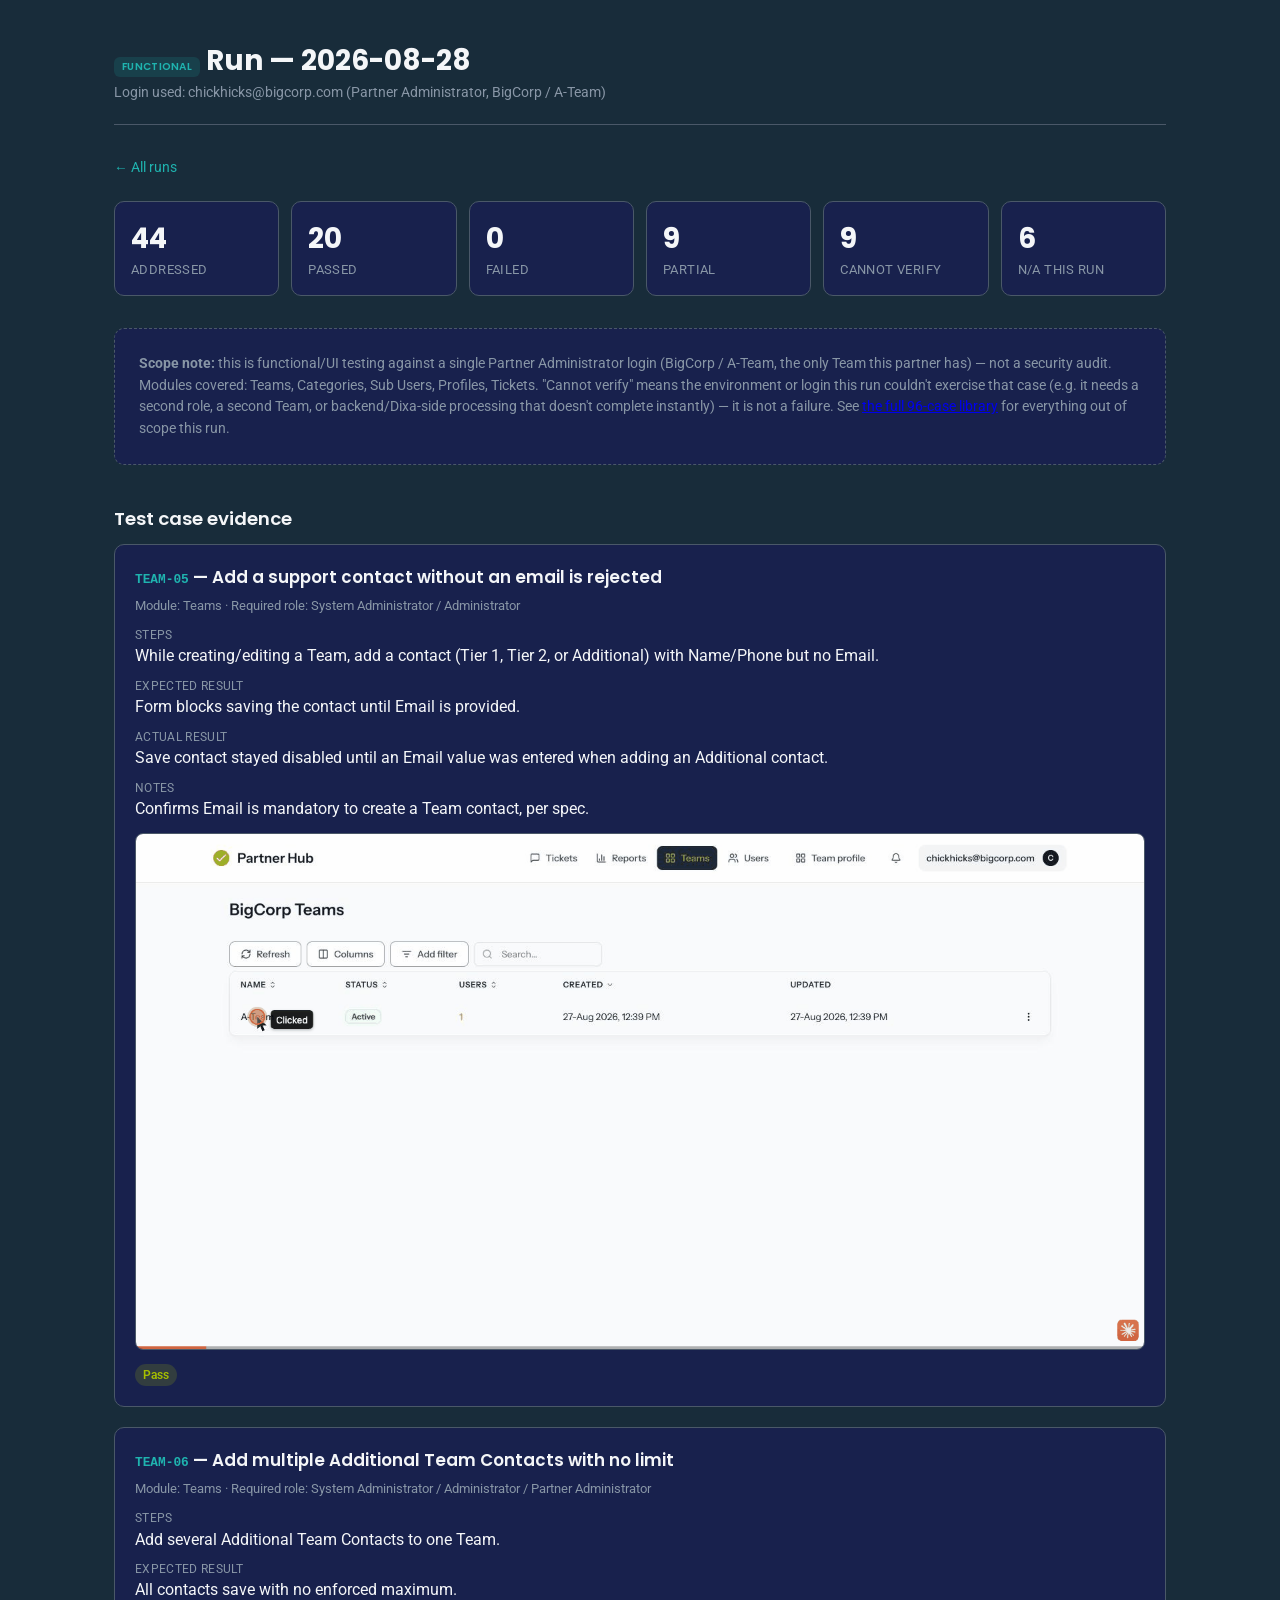
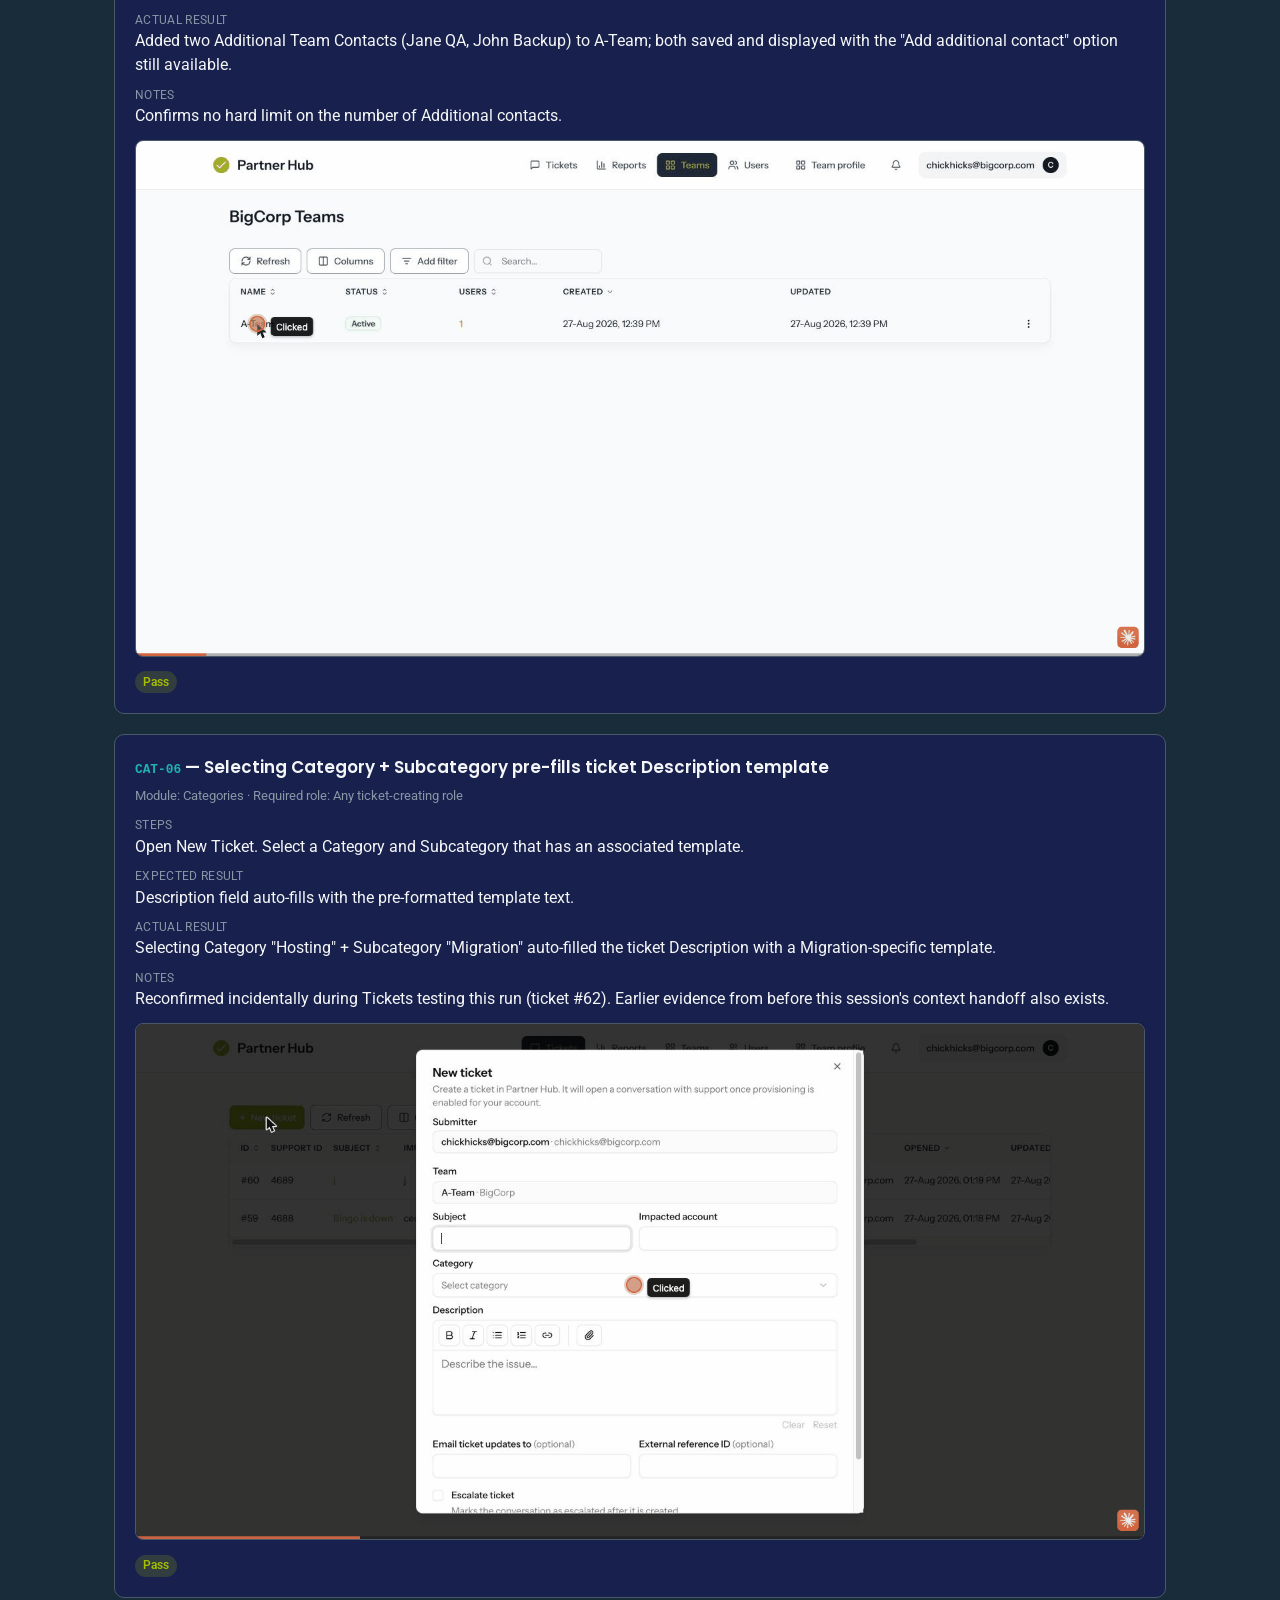
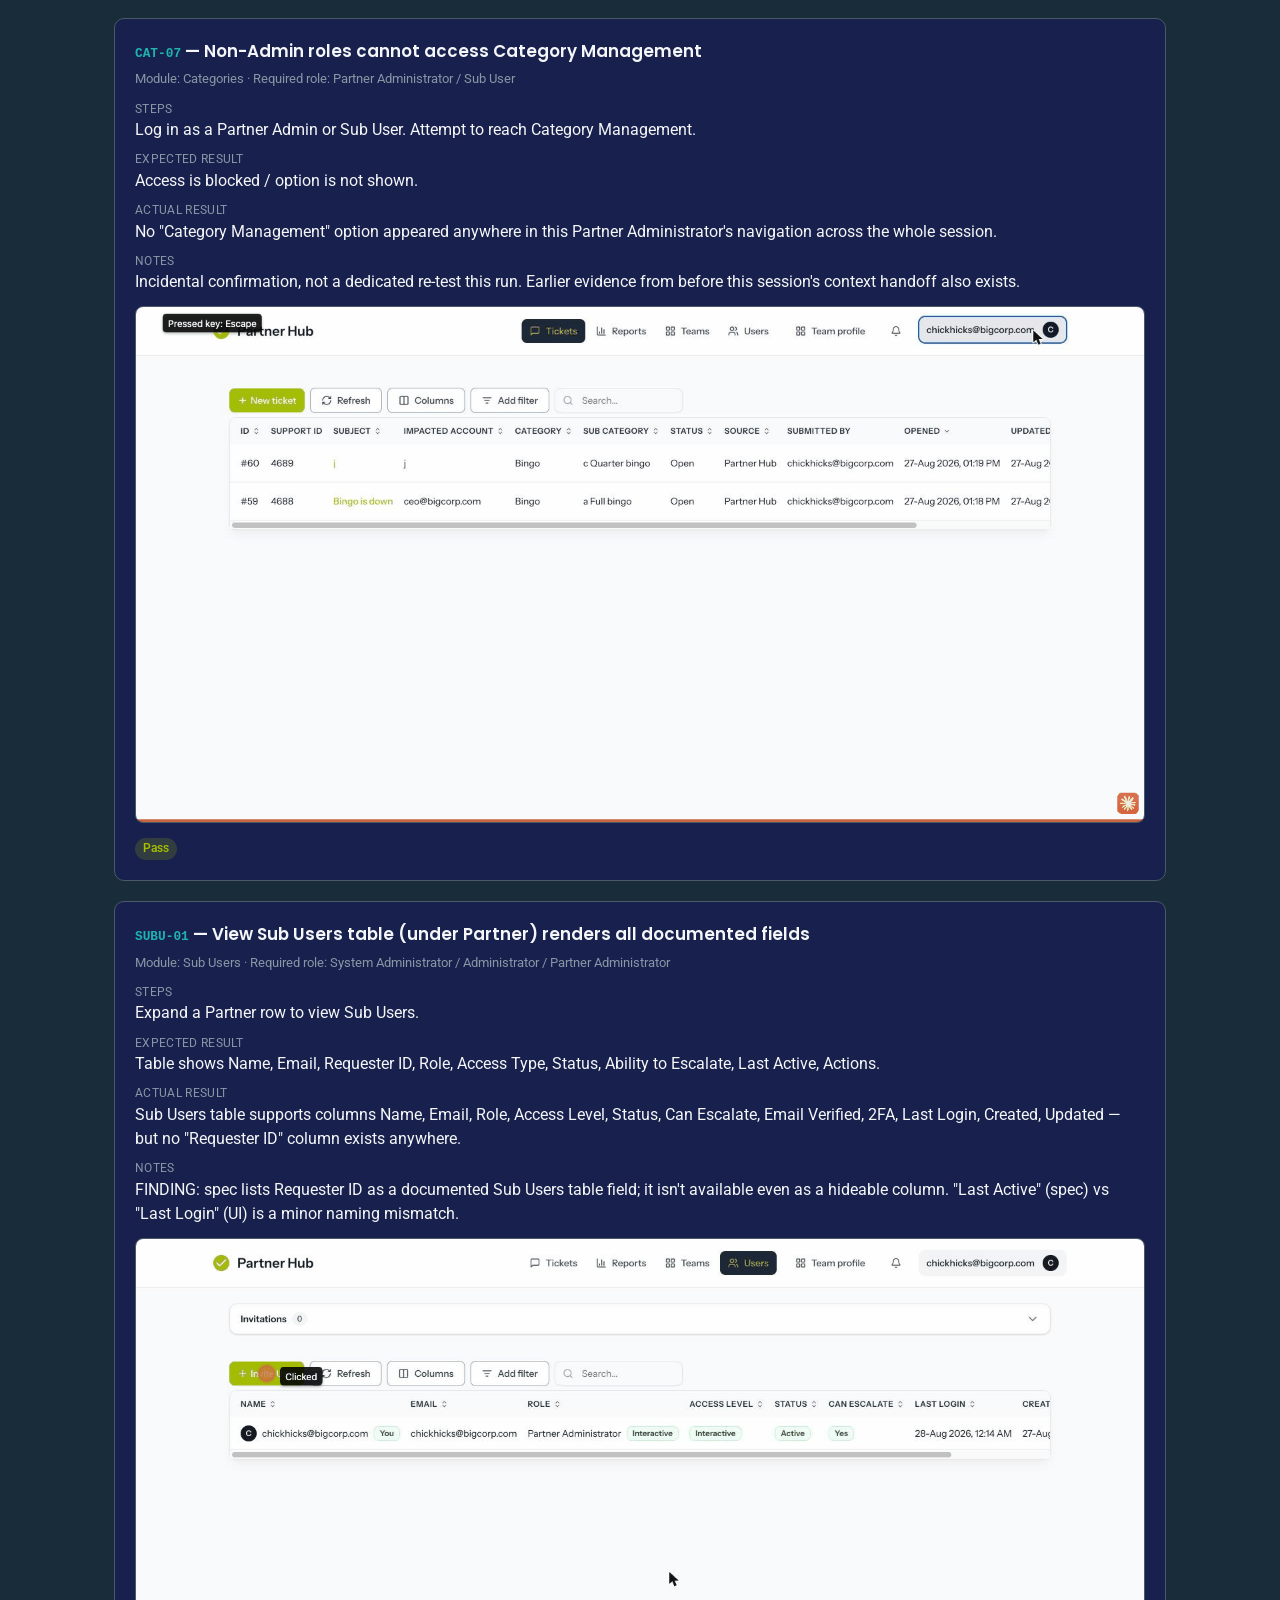
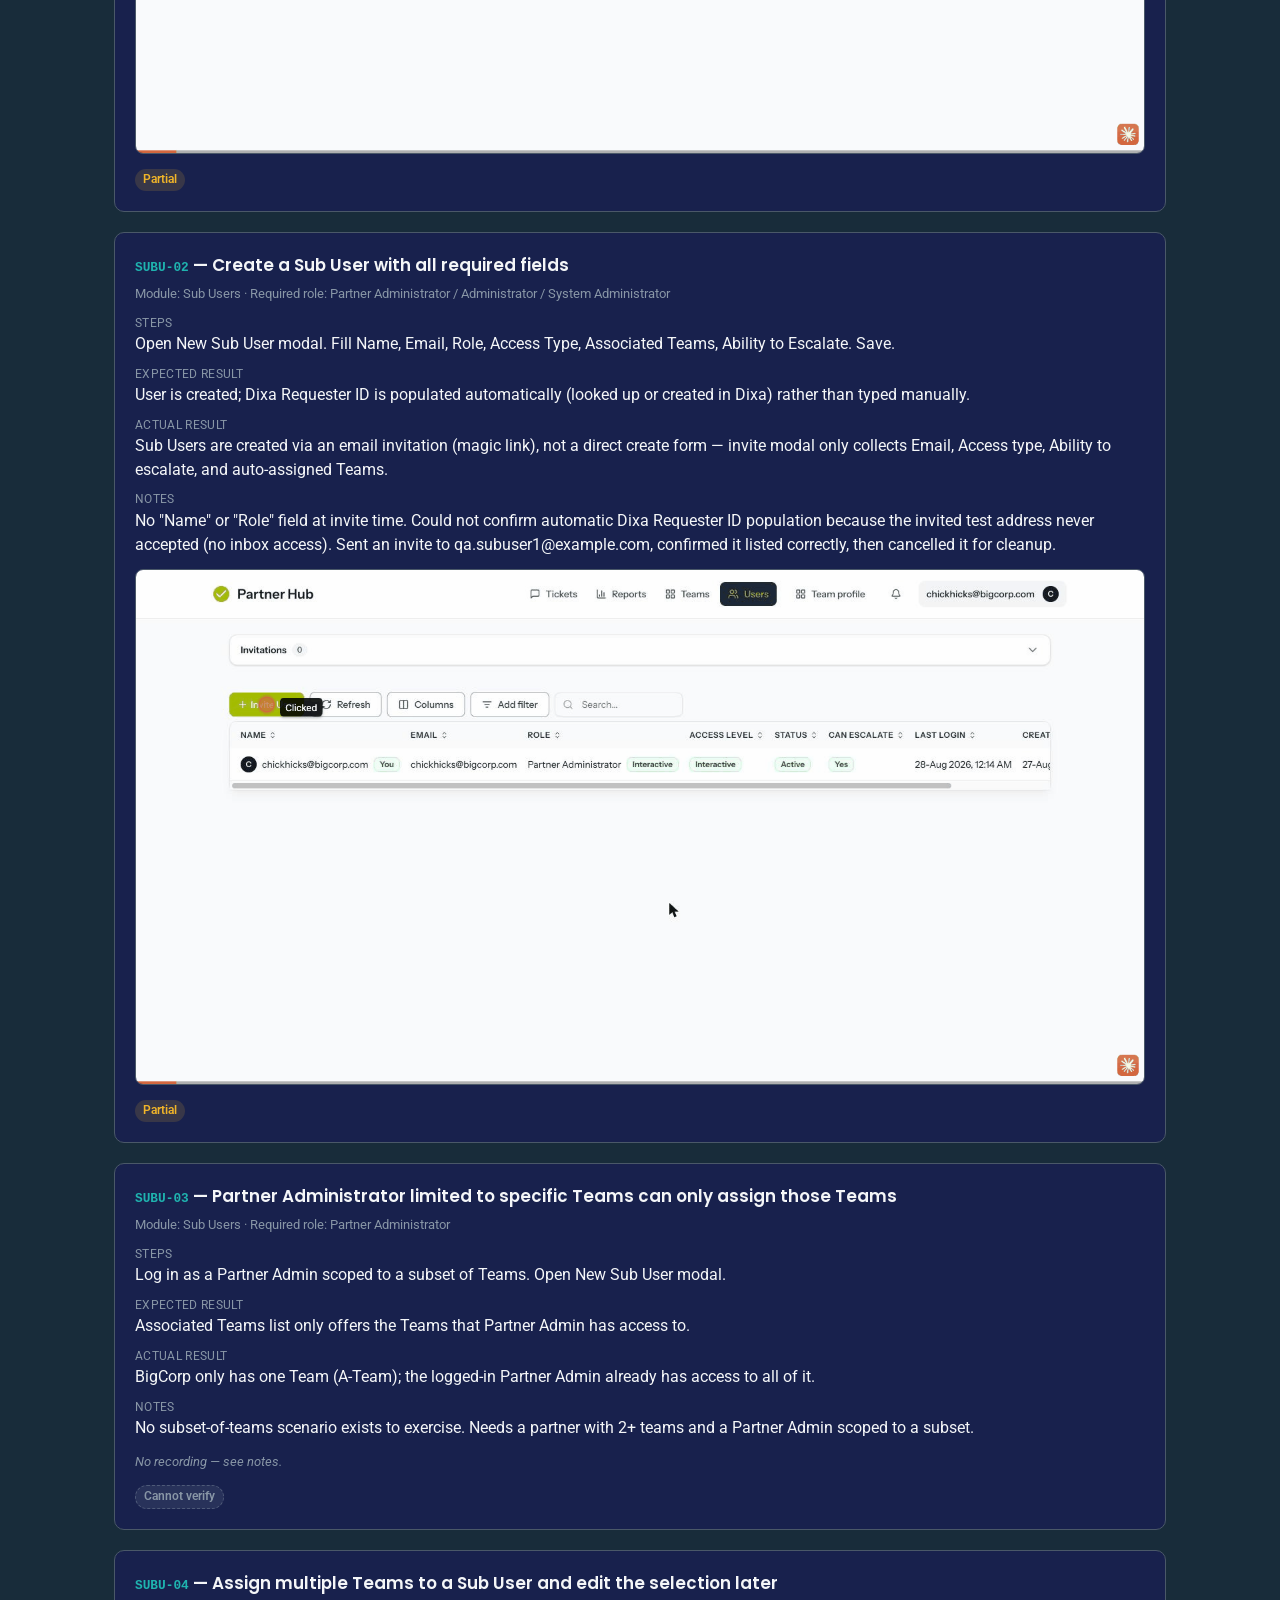
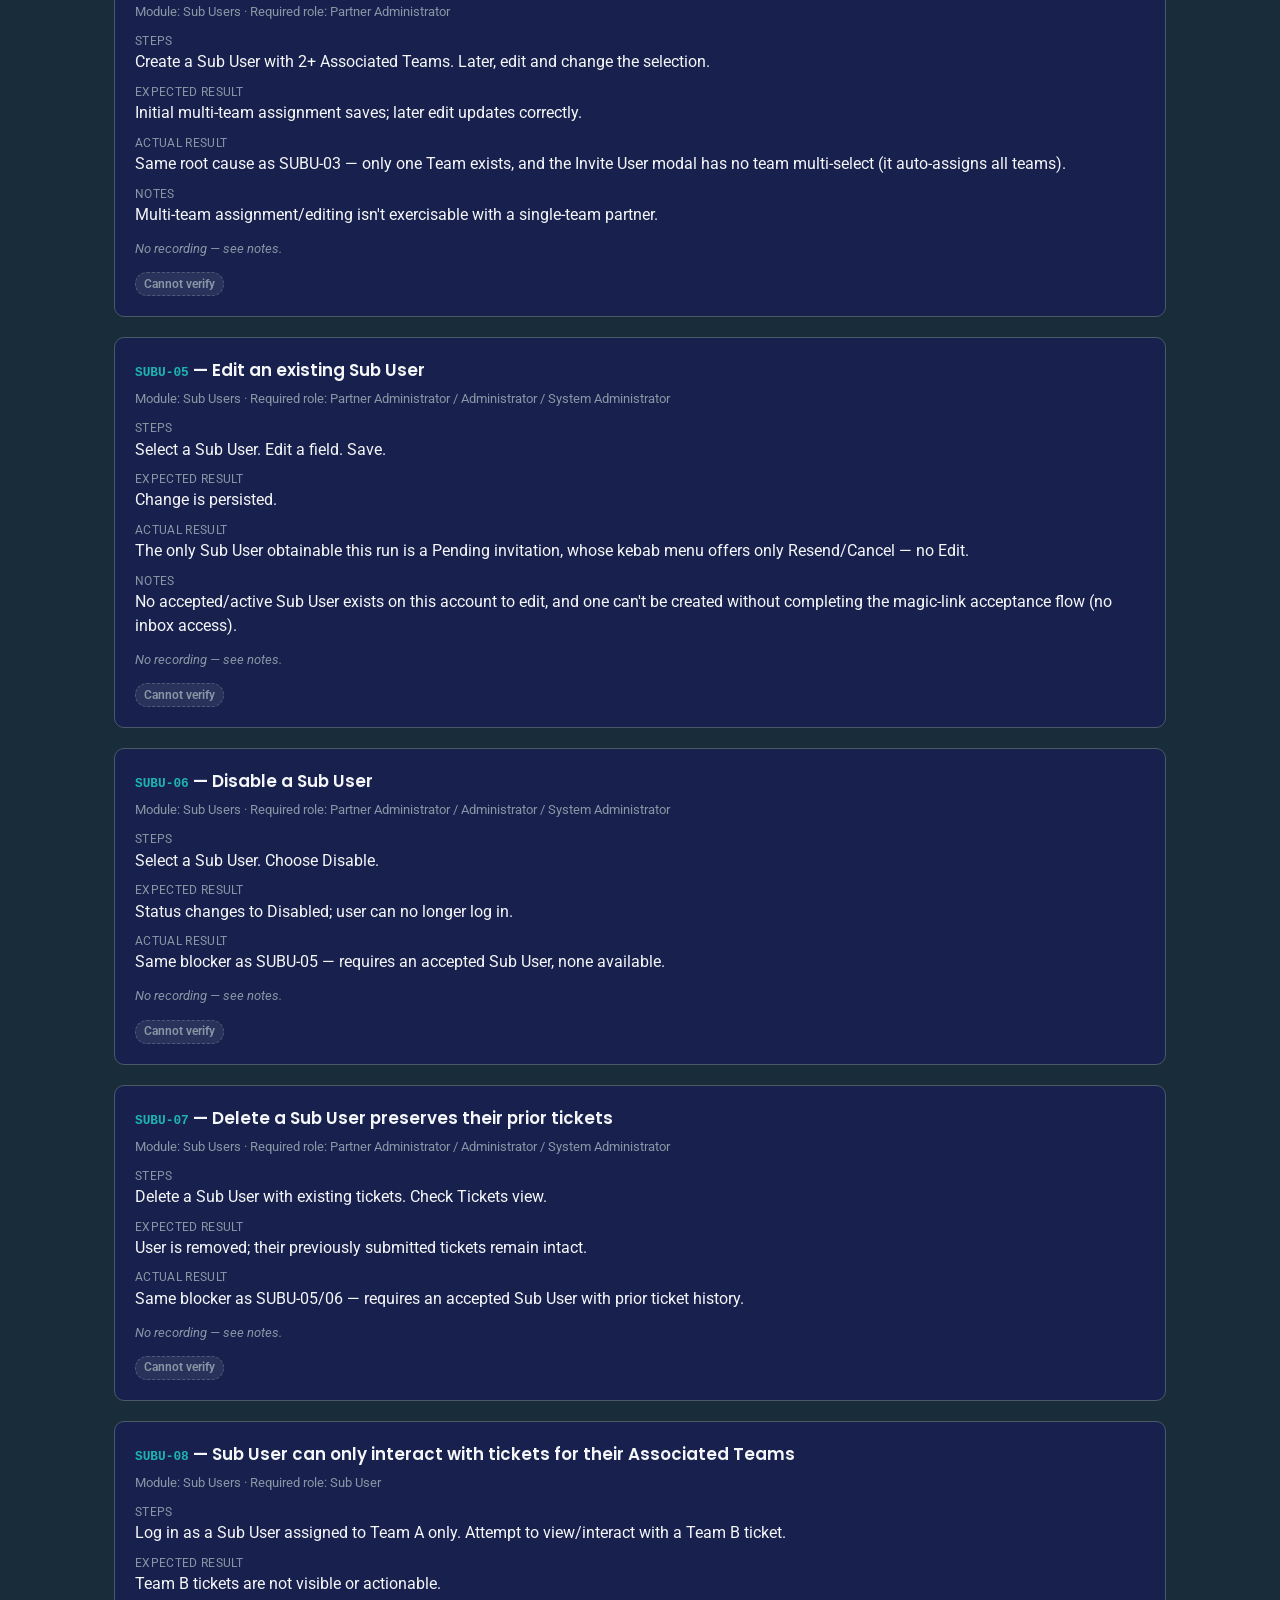
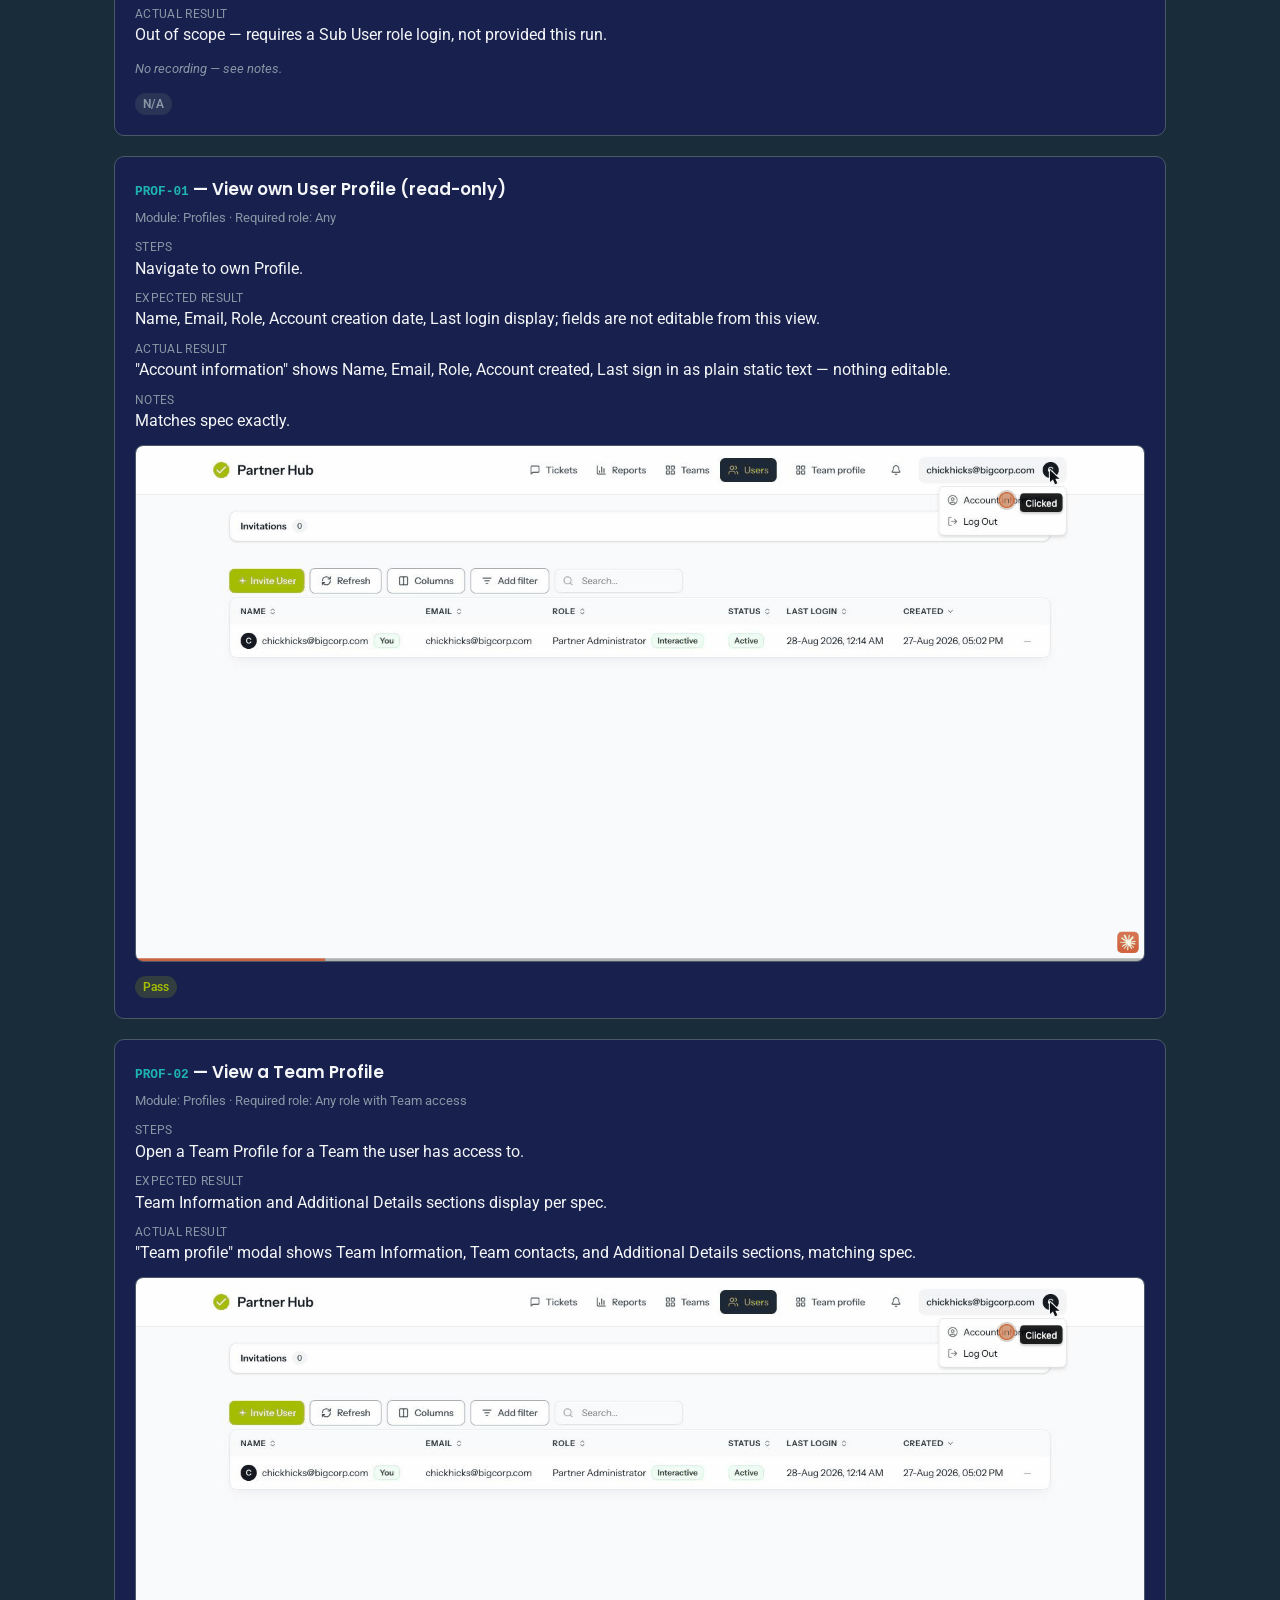
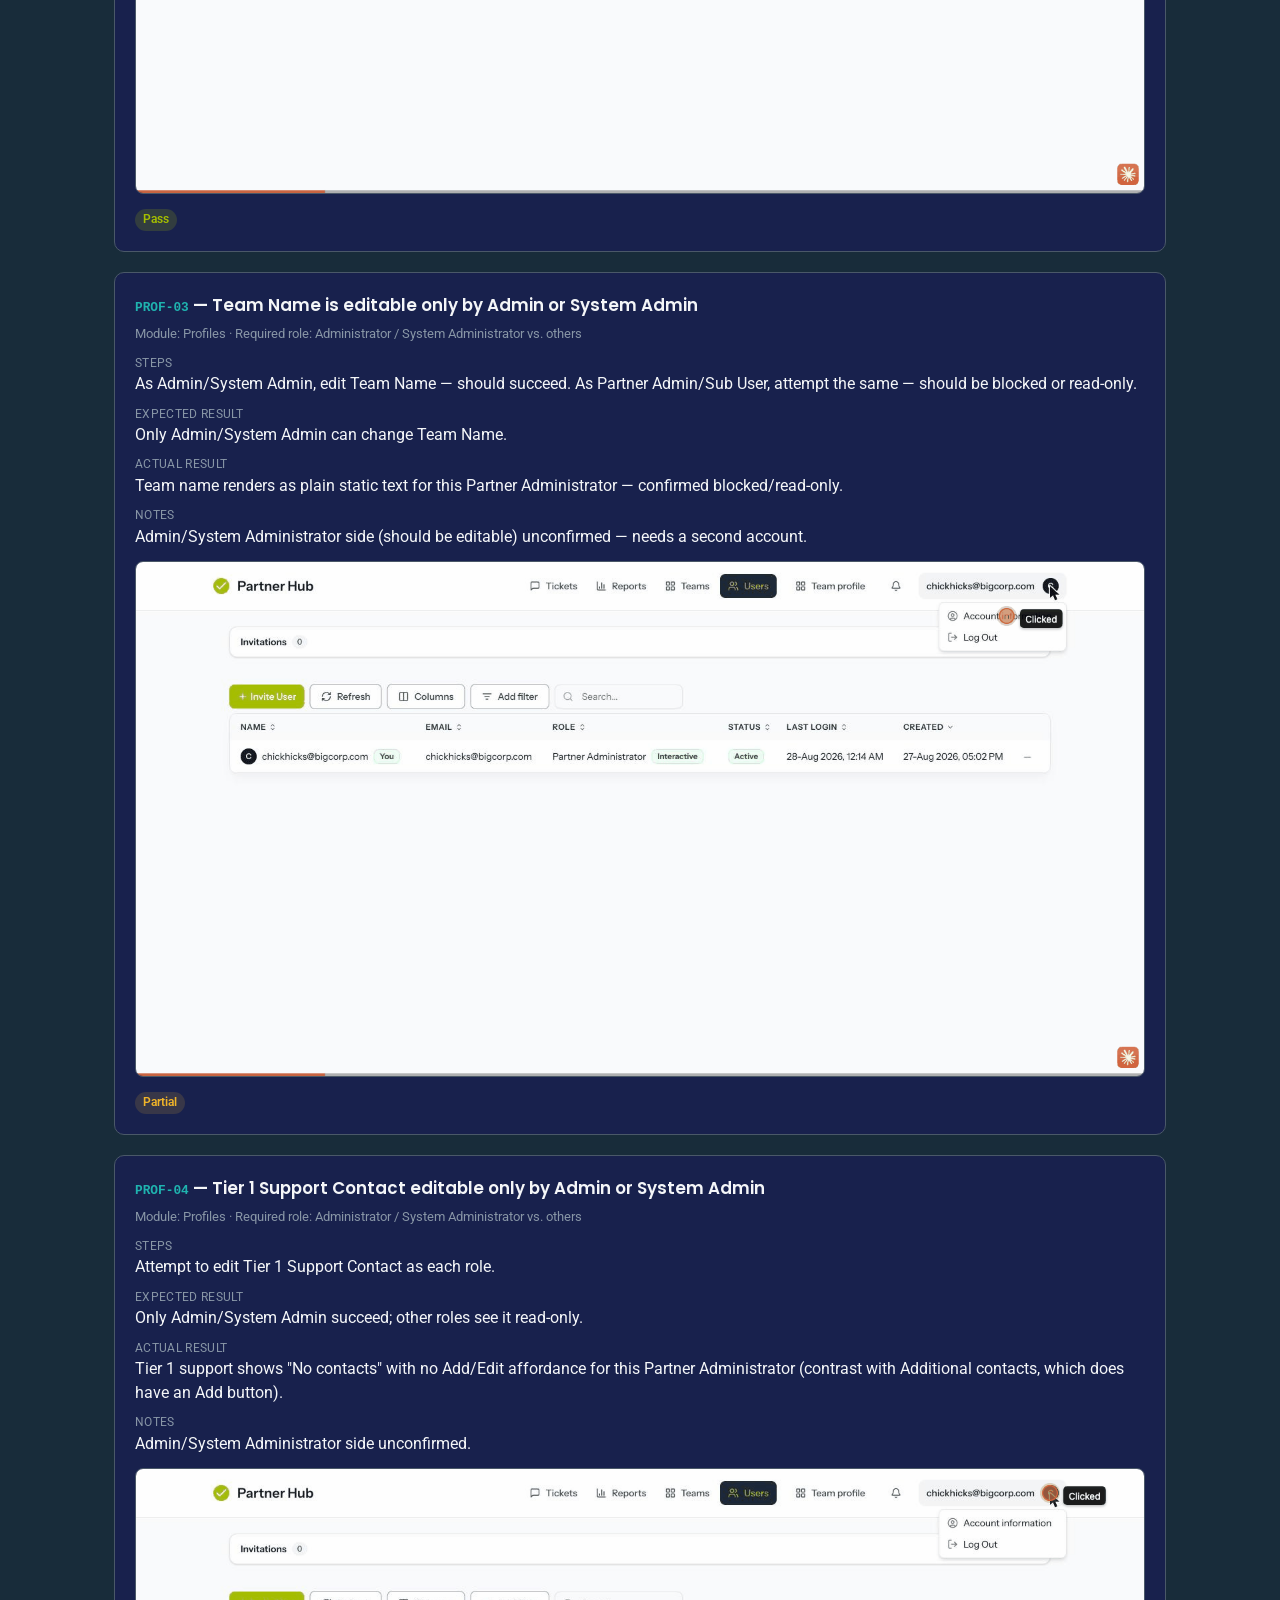
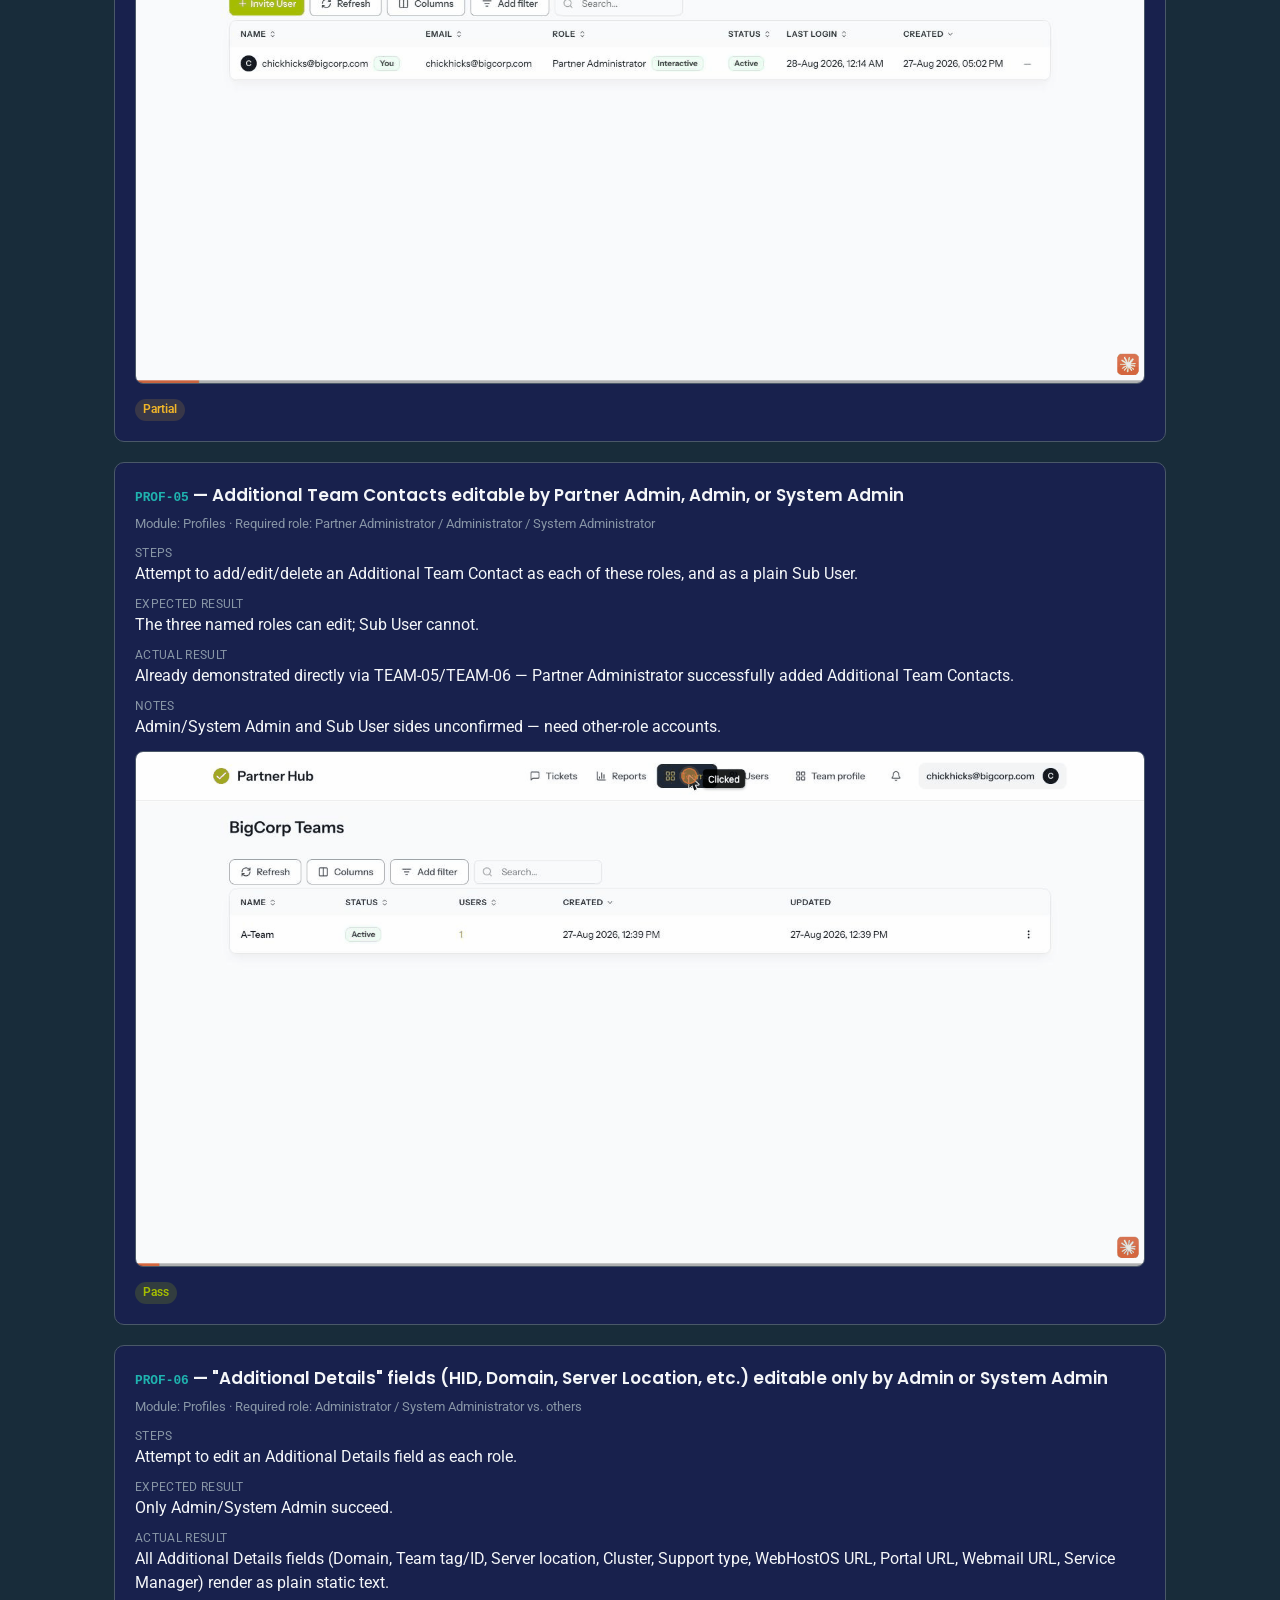
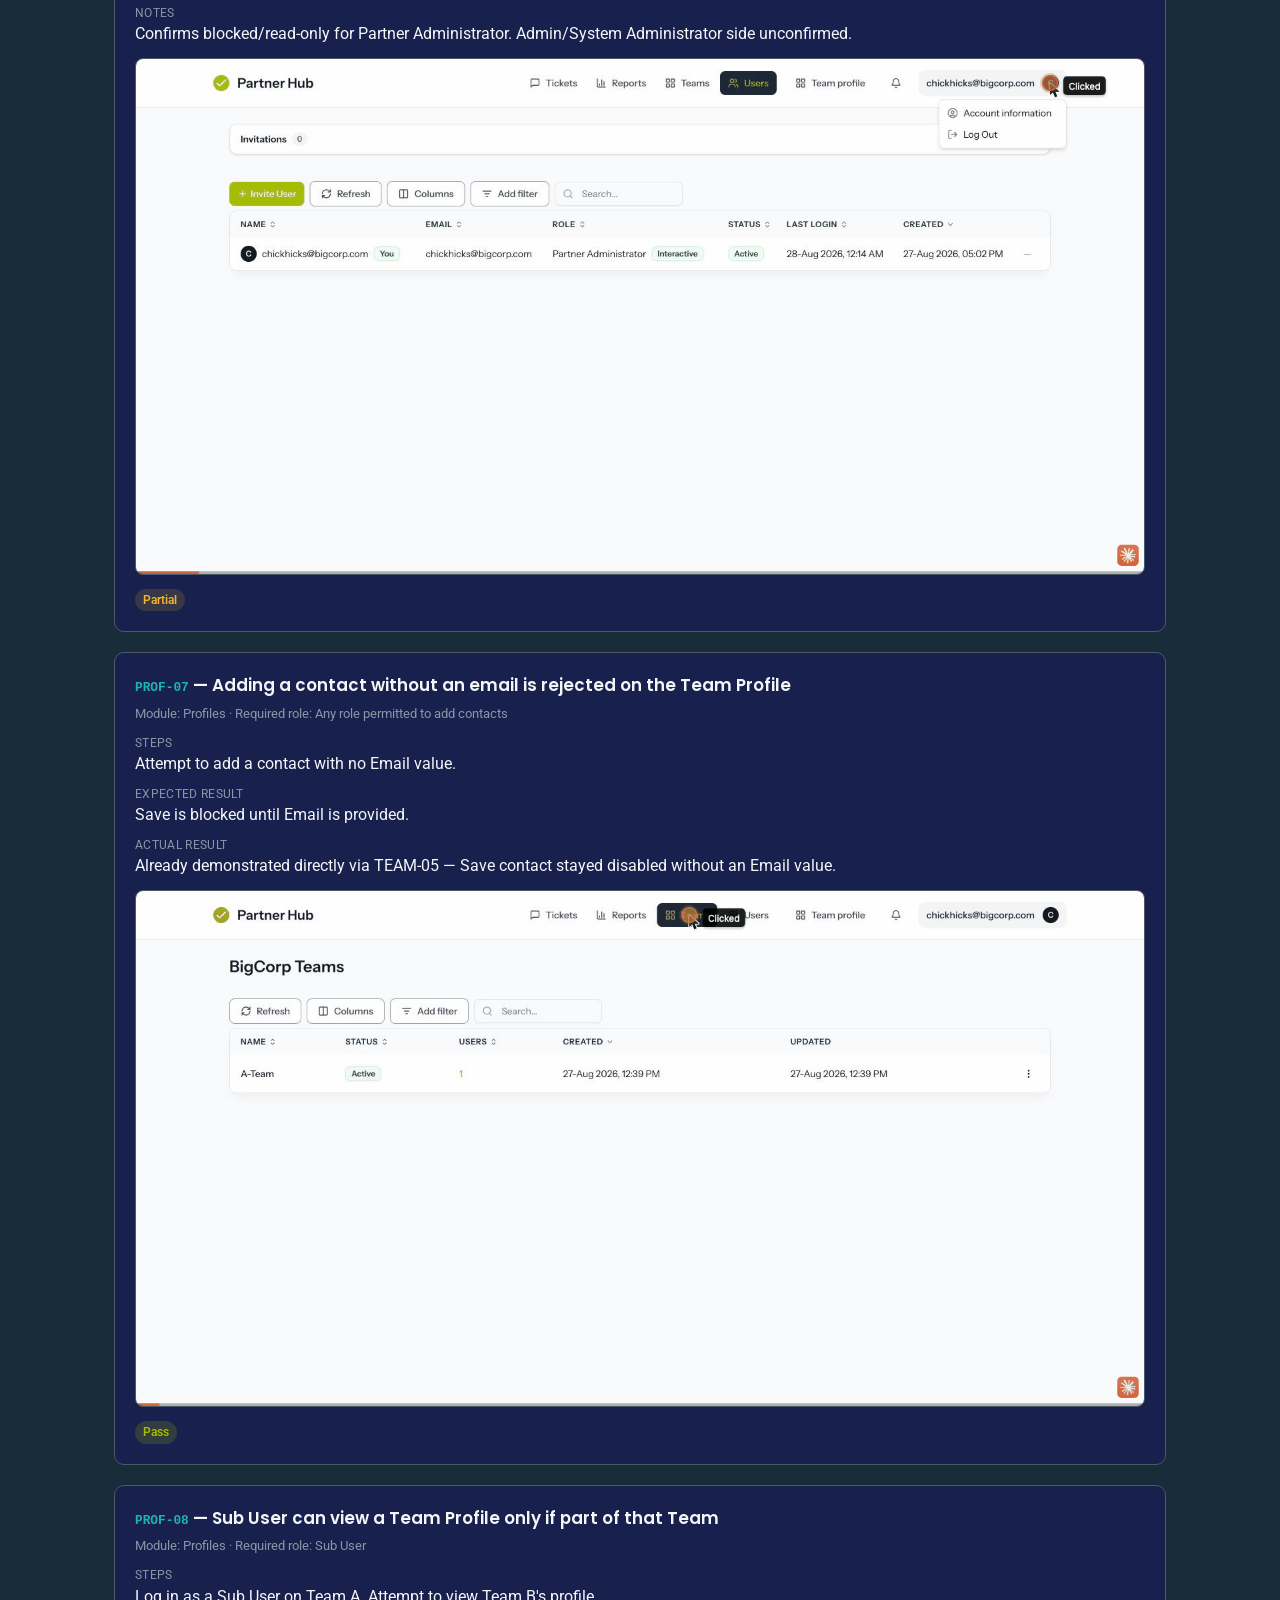
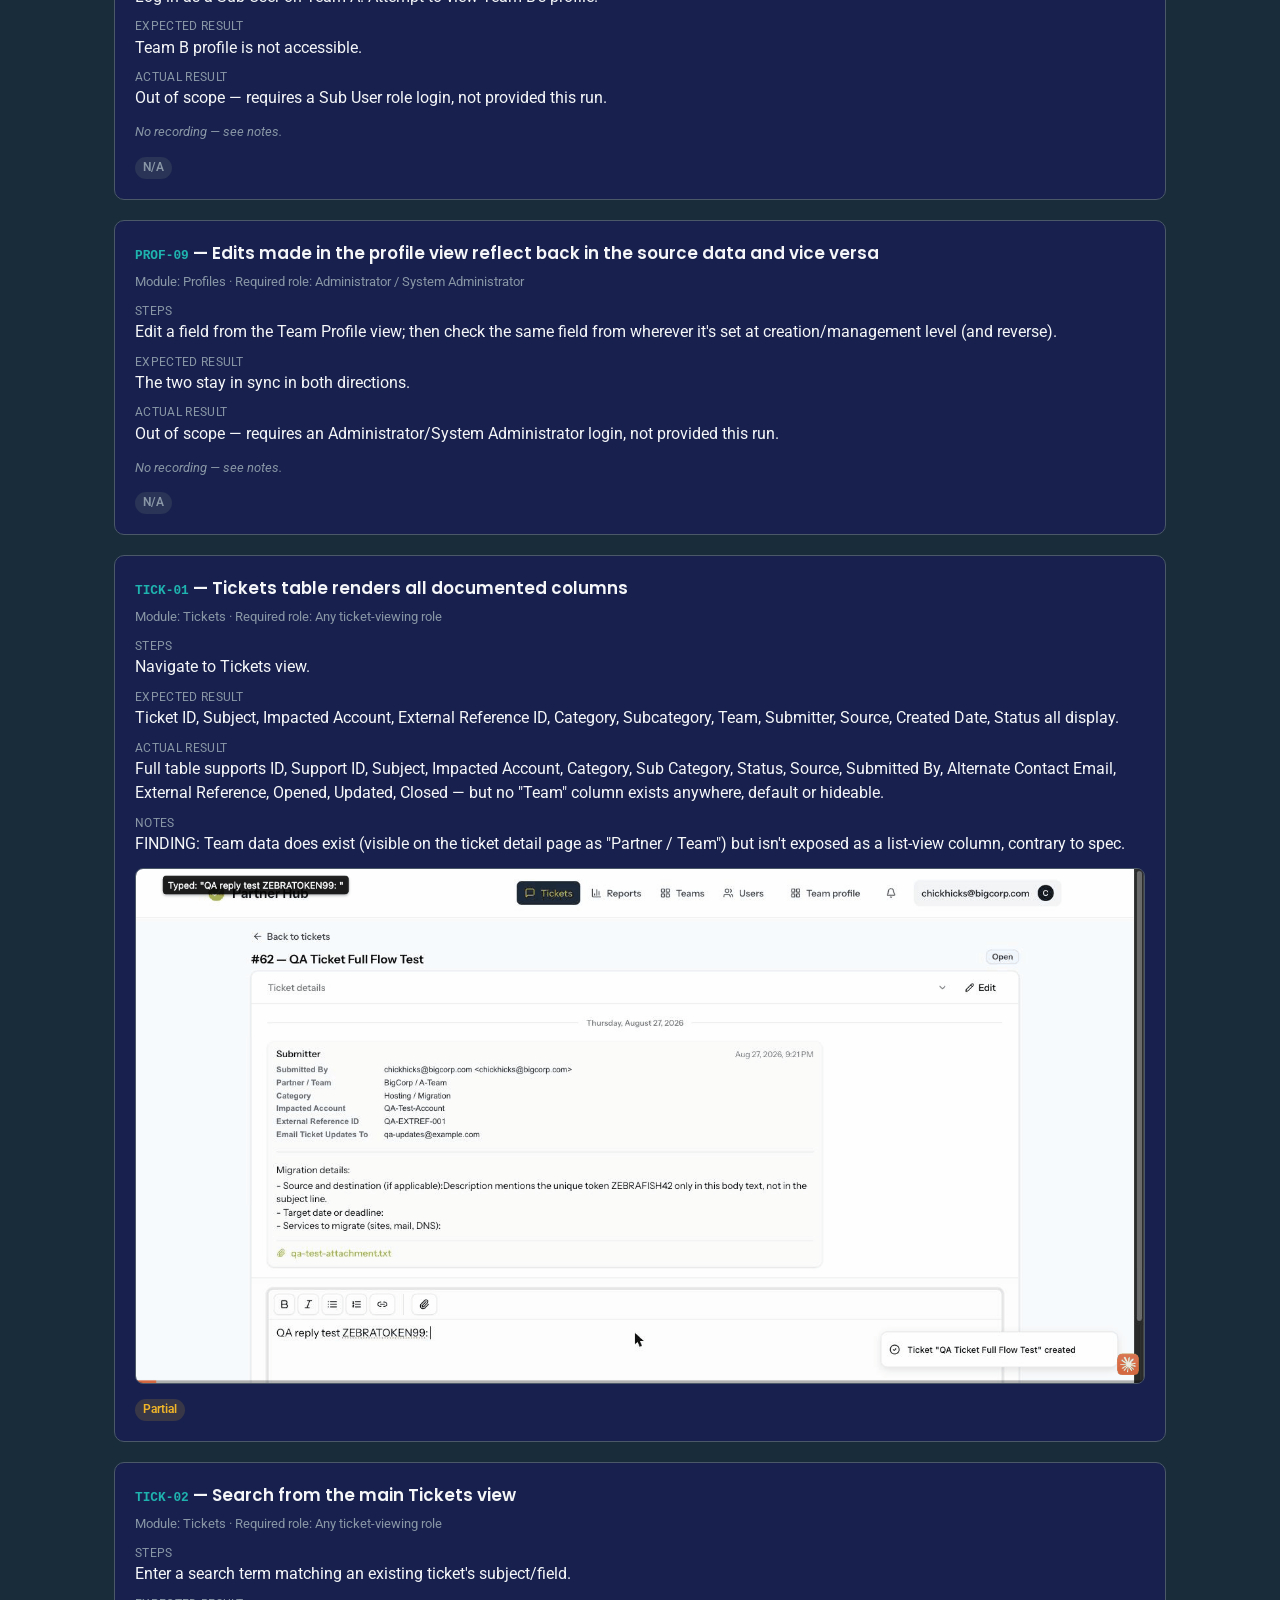
<file: runs/2026-08-28/index.html>
<!doctype html>
<html lang="en">
<head>
  <meta charset="utf-8" />
  <meta name="viewport" content="width=device-width, initial-scale=1" />
  <title>Partner Hub QA — Run 2026-08-28</title>
  <link rel="stylesheet" href="../../assets/style.css" />
</head>
<body>
  <div class="page">
    <header class="site-header">
      <div>
        <h1><span class="badge type-badge type-functional">Functional</span> Run — 2026-08-28</h1>
        <div class="subtitle">Login used: chickhicks@bigcorp.com (Partner Administrator, BigCorp / A-Team)</div>
      </div>
    </header>

    <nav class="crumbs"><a href="../../index.html">&larr; All runs</a></nav>

    <div class="stat-grid">
      <div class="stat-card"><div class="value">44</div><div class="label">Addressed</div></div>
      <div class="stat-card"><div class="value">20</div><div class="label">Passed</div></div>
      <div class="stat-card"><div class="value">0</div><div class="label">Failed</div></div>
      <div class="stat-card"><div class="value">9</div><div class="label">Partial</div></div>
      <div class="stat-card"><div class="value">9</div><div class="label">Cannot verify</div></div>
      <div class="stat-card"><div class="value">6</div><div class="label">N/A this run</div></div>
    </div>

    <section>
      <div class="empty-state" style="margin-bottom:1.5rem;">
        <strong>Scope note:</strong> this is functional/UI testing against a single Partner
        Administrator login (BigCorp / A-Team, the only Team this partner has) — not a security
        audit. Modules covered: Teams, Categories, Sub Users, Profiles, Tickets. "Cannot verify"
        means the environment or login this run couldn't exercise that case (e.g. it needs a
        second role, a second Team, or backend/Dixa-side processing that doesn't complete
        instantly) — it is not a failure. See <a href="../../data/test-cases.csv">the full
        96-case library</a> for everything out of scope this run.
      </div>
    </section>

    <section>
      <h2>Test case evidence</h2>

      <div class="evidence-card" id="TEAM-05">
        <h3><span class="id-cell">TEAM-05</span> — Add a support contact without an email is rejected</h3>
        <div class="meta">Module: Teams &middot; Required role: System Administrator / Administrator</div>

        <div class="field-label">Steps</div>
        <div>While creating/editing a Team, add a contact (Tier 1, Tier 2, or Additional) with Name/Phone but no Email.</div>

        <div class="field-label">Expected result</div>
        <div>Form blocks saving the contact until Email is provided.</div>

        <div class="field-label">Actual result</div>
        <div>Save contact stayed disabled until an Email value was entered when adding an Additional contact.</div>
        
        <div class="field-label">Notes</div>
        <div>Confirms Email is mandatory to create a Team contact, per spec.</div>
        
        <div class="media">
          <img src="evidence/TEAM-05_TEAM-06.gif" alt="TEAM-05 recording" loading="lazy" />
        </div>

        <div style="margin-top: 0.75rem;">
          <span class="badge pass">Pass</span>
        </div>
      </div>
      <div class="evidence-card" id="TEAM-06">
        <h3><span class="id-cell">TEAM-06</span> — Add multiple Additional Team Contacts with no limit</h3>
        <div class="meta">Module: Teams &middot; Required role: System Administrator / Administrator / Partner Administrator</div>

        <div class="field-label">Steps</div>
        <div>Add several Additional Team Contacts to one Team.</div>

        <div class="field-label">Expected result</div>
        <div>All contacts save with no enforced maximum.</div>

        <div class="field-label">Actual result</div>
        <div>Added two Additional Team Contacts (Jane QA, John Backup) to A-Team; both saved and displayed with the &quot;Add additional contact&quot; option still available.</div>
        
        <div class="field-label">Notes</div>
        <div>Confirms no hard limit on the number of Additional contacts.</div>
        
        <div class="media">
          <img src="evidence/TEAM-05_TEAM-06.gif" alt="TEAM-06 recording" loading="lazy" />
        </div>

        <div style="margin-top: 0.75rem;">
          <span class="badge pass">Pass</span>
        </div>
      </div>
      <div class="evidence-card" id="CAT-06">
        <h3><span class="id-cell">CAT-06</span> — Selecting Category + Subcategory pre-fills ticket Description template</h3>
        <div class="meta">Module: Categories &middot; Required role: Any ticket-creating role</div>

        <div class="field-label">Steps</div>
        <div>Open New Ticket. Select a Category and Subcategory that has an associated template.</div>

        <div class="field-label">Expected result</div>
        <div>Description field auto-fills with the pre-formatted template text.</div>

        <div class="field-label">Actual result</div>
        <div>Selecting Category &quot;Hosting&quot; + Subcategory &quot;Migration&quot; auto-filled the ticket Description with a Migration-specific template.</div>
        
        <div class="field-label">Notes</div>
        <div>Reconfirmed incidentally during Tickets testing this run (ticket #62). Earlier evidence from before this session&#x27;s context handoff also exists.</div>
        
        <div class="media">
          <img src="evidence/CAT-06.gif" alt="CAT-06 recording" loading="lazy" />
        </div>

        <div style="margin-top: 0.75rem;">
          <span class="badge pass">Pass</span>
        </div>
      </div>
      <div class="evidence-card" id="CAT-07">
        <h3><span class="id-cell">CAT-07</span> — Non-Admin roles cannot access Category Management</h3>
        <div class="meta">Module: Categories &middot; Required role: Partner Administrator / Sub User</div>

        <div class="field-label">Steps</div>
        <div>Log in as a Partner Admin or Sub User. Attempt to reach Category Management.</div>

        <div class="field-label">Expected result</div>
        <div>Access is blocked / option is not shown.</div>

        <div class="field-label">Actual result</div>
        <div>No &quot;Category Management&quot; option appeared anywhere in this Partner Administrator&#x27;s navigation across the whole session.</div>
        
        <div class="field-label">Notes</div>
        <div>Incidental confirmation, not a dedicated re-test this run. Earlier evidence from before this session&#x27;s context handoff also exists.</div>
        
        <div class="media">
          <img src="evidence/CAT-07.gif" alt="CAT-07 recording" loading="lazy" />
        </div>

        <div style="margin-top: 0.75rem;">
          <span class="badge pass">Pass</span>
        </div>
      </div>
      <div class="evidence-card" id="SUBU-01">
        <h3><span class="id-cell">SUBU-01</span> — View Sub Users table (under Partner) renders all documented fields</h3>
        <div class="meta">Module: Sub Users &middot; Required role: System Administrator / Administrator / Partner Administrator</div>

        <div class="field-label">Steps</div>
        <div>Expand a Partner row to view Sub Users.</div>

        <div class="field-label">Expected result</div>
        <div>Table shows Name, Email, Requester ID, Role, Access Type, Status, Ability to Escalate, Last Active, Actions.</div>

        <div class="field-label">Actual result</div>
        <div>Sub Users table supports columns Name, Email, Role, Access Level, Status, Can Escalate, Email Verified, 2FA, Last Login, Created, Updated — but no &quot;Requester ID&quot; column exists anywhere.</div>
        
        <div class="field-label">Notes</div>
        <div>FINDING: spec lists Requester ID as a documented Sub Users table field; it isn&#x27;t available even as a hideable column. &quot;Last Active&quot; (spec) vs &quot;Last Login&quot; (UI) is a minor naming mismatch.</div>
        
        <div class="media">
          <img src="evidence/SUBU-01_to_07.gif" alt="SUBU-01 recording" loading="lazy" />
        </div>

        <div style="margin-top: 0.75rem;">
          <span class="badge partial">Partial</span>
        </div>
      </div>
      <div class="evidence-card" id="SUBU-02">
        <h3><span class="id-cell">SUBU-02</span> — Create a Sub User with all required fields</h3>
        <div class="meta">Module: Sub Users &middot; Required role: Partner Administrator / Administrator / System Administrator</div>

        <div class="field-label">Steps</div>
        <div>Open New Sub User modal. Fill Name, Email, Role, Access Type, Associated Teams, Ability to Escalate. Save.</div>

        <div class="field-label">Expected result</div>
        <div>User is created; Dixa Requester ID is populated automatically (looked up or created in Dixa) rather than typed manually.</div>

        <div class="field-label">Actual result</div>
        <div>Sub Users are created via an email invitation (magic link), not a direct create form — invite modal only collects Email, Access type, Ability to escalate, and auto-assigned Teams.</div>
        
        <div class="field-label">Notes</div>
        <div>No &quot;Name&quot; or &quot;Role&quot; field at invite time. Could not confirm automatic Dixa Requester ID population because the invited test address never accepted (no inbox access). Sent an invite to qa.subuser1@example.com, confirmed it listed correctly, then cancelled it for cleanup.</div>
        
        <div class="media">
          <img src="evidence/SUBU-01_to_07.gif" alt="SUBU-02 recording" loading="lazy" />
        </div>

        <div style="margin-top: 0.75rem;">
          <span class="badge partial">Partial</span>
        </div>
      </div>
      <div class="evidence-card" id="SUBU-03">
        <h3><span class="id-cell">SUBU-03</span> — Partner Administrator limited to specific Teams can only assign those Teams</h3>
        <div class="meta">Module: Sub Users &middot; Required role: Partner Administrator</div>

        <div class="field-label">Steps</div>
        <div>Log in as a Partner Admin scoped to a subset of Teams. Open New Sub User modal.</div>

        <div class="field-label">Expected result</div>
        <div>Associated Teams list only offers the Teams that Partner Admin has access to.</div>

        <div class="field-label">Actual result</div>
        <div>BigCorp only has one Team (A-Team); the logged-in Partner Admin already has access to all of it.</div>
        
        <div class="field-label">Notes</div>
        <div>No subset-of-teams scenario exists to exercise. Needs a partner with 2+ teams and a Partner Admin scoped to a subset.</div>
        
        <div class="media"><div class="no-evidence">No recording — see notes.</div></div>

        <div style="margin-top: 0.75rem;">
          <span class="badge cannot-verify">Cannot verify</span>
        </div>
      </div>
      <div class="evidence-card" id="SUBU-04">
        <h3><span class="id-cell">SUBU-04</span> — Assign multiple Teams to a Sub User and edit the selection later</h3>
        <div class="meta">Module: Sub Users &middot; Required role: Partner Administrator</div>

        <div class="field-label">Steps</div>
        <div>Create a Sub User with 2+ Associated Teams. Later, edit and change the selection.</div>

        <div class="field-label">Expected result</div>
        <div>Initial multi-team assignment saves; later edit updates correctly.</div>

        <div class="field-label">Actual result</div>
        <div>Same root cause as SUBU-03 — only one Team exists, and the Invite User modal has no team multi-select (it auto-assigns all teams).</div>
        
        <div class="field-label">Notes</div>
        <div>Multi-team assignment/editing isn&#x27;t exercisable with a single-team partner.</div>
        
        <div class="media"><div class="no-evidence">No recording — see notes.</div></div>

        <div style="margin-top: 0.75rem;">
          <span class="badge cannot-verify">Cannot verify</span>
        </div>
      </div>
      <div class="evidence-card" id="SUBU-05">
        <h3><span class="id-cell">SUBU-05</span> — Edit an existing Sub User</h3>
        <div class="meta">Module: Sub Users &middot; Required role: Partner Administrator / Administrator / System Administrator</div>

        <div class="field-label">Steps</div>
        <div>Select a Sub User. Edit a field. Save.</div>

        <div class="field-label">Expected result</div>
        <div>Change is persisted.</div>

        <div class="field-label">Actual result</div>
        <div>The only Sub User obtainable this run is a Pending invitation, whose kebab menu offers only Resend/Cancel — no Edit.</div>
        
        <div class="field-label">Notes</div>
        <div>No accepted/active Sub User exists on this account to edit, and one can&#x27;t be created without completing the magic-link acceptance flow (no inbox access).</div>
        
        <div class="media"><div class="no-evidence">No recording — see notes.</div></div>

        <div style="margin-top: 0.75rem;">
          <span class="badge cannot-verify">Cannot verify</span>
        </div>
      </div>
      <div class="evidence-card" id="SUBU-06">
        <h3><span class="id-cell">SUBU-06</span> — Disable a Sub User</h3>
        <div class="meta">Module: Sub Users &middot; Required role: Partner Administrator / Administrator / System Administrator</div>

        <div class="field-label">Steps</div>
        <div>Select a Sub User. Choose Disable.</div>

        <div class="field-label">Expected result</div>
        <div>Status changes to Disabled; user can no longer log in.</div>

        <div class="field-label">Actual result</div>
        <div>Same blocker as SUBU-05 — requires an accepted Sub User, none available.</div>
        
        
        <div class="media"><div class="no-evidence">No recording — see notes.</div></div>

        <div style="margin-top: 0.75rem;">
          <span class="badge cannot-verify">Cannot verify</span>
        </div>
      </div>
      <div class="evidence-card" id="SUBU-07">
        <h3><span class="id-cell">SUBU-07</span> — Delete a Sub User preserves their prior tickets</h3>
        <div class="meta">Module: Sub Users &middot; Required role: Partner Administrator / Administrator / System Administrator</div>

        <div class="field-label">Steps</div>
        <div>Delete a Sub User with existing tickets. Check Tickets view.</div>

        <div class="field-label">Expected result</div>
        <div>User is removed; their previously submitted tickets remain intact.</div>

        <div class="field-label">Actual result</div>
        <div>Same blocker as SUBU-05/06 — requires an accepted Sub User with prior ticket history.</div>
        
        
        <div class="media"><div class="no-evidence">No recording — see notes.</div></div>

        <div style="margin-top: 0.75rem;">
          <span class="badge cannot-verify">Cannot verify</span>
        </div>
      </div>
      <div class="evidence-card" id="SUBU-08">
        <h3><span class="id-cell">SUBU-08</span> — Sub User can only interact with tickets for their Associated Teams</h3>
        <div class="meta">Module: Sub Users &middot; Required role: Sub User</div>

        <div class="field-label">Steps</div>
        <div>Log in as a Sub User assigned to Team A only. Attempt to view/interact with a Team B ticket.</div>

        <div class="field-label">Expected result</div>
        <div>Team B tickets are not visible or actionable.</div>

        <div class="field-label">Actual result</div>
        <div>Out of scope — requires a Sub User role login, not provided this run.</div>
        
        
        <div class="media"><div class="no-evidence">No recording — see notes.</div></div>

        <div style="margin-top: 0.75rem;">
          <span class="badge na">N/A</span>
        </div>
      </div>
      <div class="evidence-card" id="PROF-01">
        <h3><span class="id-cell">PROF-01</span> — View own User Profile (read-only)</h3>
        <div class="meta">Module: Profiles &middot; Required role: Any</div>

        <div class="field-label">Steps</div>
        <div>Navigate to own Profile.</div>

        <div class="field-label">Expected result</div>
        <div>Name, Email, Role, Account creation date, Last login display; fields are not editable from this view.</div>

        <div class="field-label">Actual result</div>
        <div>&quot;Account information&quot; shows Name, Email, Role, Account created, Last sign in as plain static text — nothing editable.</div>
        
        <div class="field-label">Notes</div>
        <div>Matches spec exactly.</div>
        
        <div class="media">
          <img src="evidence/PROF-01_02_03_04_06.gif" alt="PROF-01 recording" loading="lazy" />
        </div>

        <div style="margin-top: 0.75rem;">
          <span class="badge pass">Pass</span>
        </div>
      </div>
      <div class="evidence-card" id="PROF-02">
        <h3><span class="id-cell">PROF-02</span> — View a Team Profile</h3>
        <div class="meta">Module: Profiles &middot; Required role: Any role with Team access</div>

        <div class="field-label">Steps</div>
        <div>Open a Team Profile for a Team the user has access to.</div>

        <div class="field-label">Expected result</div>
        <div>Team Information and Additional Details sections display per spec.</div>

        <div class="field-label">Actual result</div>
        <div>&quot;Team profile&quot; modal shows Team Information, Team contacts, and Additional Details sections, matching spec.</div>
        
        
        <div class="media">
          <img src="evidence/PROF-01_02_03_04_06.gif" alt="PROF-02 recording" loading="lazy" />
        </div>

        <div style="margin-top: 0.75rem;">
          <span class="badge pass">Pass</span>
        </div>
      </div>
      <div class="evidence-card" id="PROF-03">
        <h3><span class="id-cell">PROF-03</span> — Team Name is editable only by Admin or System Admin</h3>
        <div class="meta">Module: Profiles &middot; Required role: Administrator / System Administrator vs. others</div>

        <div class="field-label">Steps</div>
        <div>As Admin/System Admin, edit Team Name — should succeed. As Partner Admin/Sub User, attempt the same — should be blocked or read-only.</div>

        <div class="field-label">Expected result</div>
        <div>Only Admin/System Admin can change Team Name.</div>

        <div class="field-label">Actual result</div>
        <div>Team name renders as plain static text for this Partner Administrator — confirmed blocked/read-only.</div>
        
        <div class="field-label">Notes</div>
        <div>Admin/System Administrator side (should be editable) unconfirmed — needs a second account.</div>
        
        <div class="media">
          <img src="evidence/PROF-01_02_03_04_06.gif" alt="PROF-03 recording" loading="lazy" />
        </div>

        <div style="margin-top: 0.75rem;">
          <span class="badge partial">Partial</span>
        </div>
      </div>
      <div class="evidence-card" id="PROF-04">
        <h3><span class="id-cell">PROF-04</span> — Tier 1 Support Contact editable only by Admin or System Admin</h3>
        <div class="meta">Module: Profiles &middot; Required role: Administrator / System Administrator vs. others</div>

        <div class="field-label">Steps</div>
        <div>Attempt to edit Tier 1 Support Contact as each role.</div>

        <div class="field-label">Expected result</div>
        <div>Only Admin/System Admin succeed; other roles see it read-only.</div>

        <div class="field-label">Actual result</div>
        <div>Tier 1 support shows &quot;No contacts&quot; with no Add/Edit affordance for this Partner Administrator (contrast with Additional contacts, which does have an Add button).</div>
        
        <div class="field-label">Notes</div>
        <div>Admin/System Administrator side unconfirmed.</div>
        
        <div class="media">
          <img src="evidence/PROF-01_02_03_04_06.gif" alt="PROF-04 recording" loading="lazy" />
        </div>

        <div style="margin-top: 0.75rem;">
          <span class="badge partial">Partial</span>
        </div>
      </div>
      <div class="evidence-card" id="PROF-05">
        <h3><span class="id-cell">PROF-05</span> — Additional Team Contacts editable by Partner Admin, Admin, or System Admin</h3>
        <div class="meta">Module: Profiles &middot; Required role: Partner Administrator / Administrator / System Administrator</div>

        <div class="field-label">Steps</div>
        <div>Attempt to add/edit/delete an Additional Team Contact as each of these roles, and as a plain Sub User.</div>

        <div class="field-label">Expected result</div>
        <div>The three named roles can edit; Sub User cannot.</div>

        <div class="field-label">Actual result</div>
        <div>Already demonstrated directly via TEAM-05/TEAM-06 — Partner Administrator successfully added Additional Team Contacts.</div>
        
        <div class="field-label">Notes</div>
        <div>Admin/System Admin and Sub User sides unconfirmed — need other-role accounts.</div>
        
        <div class="media">
          <img src="evidence/TEAM-05_TEAM-06.gif" alt="PROF-05 recording" loading="lazy" />
        </div>

        <div style="margin-top: 0.75rem;">
          <span class="badge pass">Pass</span>
        </div>
      </div>
      <div class="evidence-card" id="PROF-06">
        <h3><span class="id-cell">PROF-06</span> — &quot;Additional Details&quot; fields (HID, Domain, Server Location, etc.) editable only by Admin or System Admin</h3>
        <div class="meta">Module: Profiles &middot; Required role: Administrator / System Administrator vs. others</div>

        <div class="field-label">Steps</div>
        <div>Attempt to edit an Additional Details field as each role.</div>

        <div class="field-label">Expected result</div>
        <div>Only Admin/System Admin succeed.</div>

        <div class="field-label">Actual result</div>
        <div>All Additional Details fields (Domain, Team tag/ID, Server location, Cluster, Support type, WebHostOS URL, Portal URL, Webmail URL, Service Manager) render as plain static text.</div>
        
        <div class="field-label">Notes</div>
        <div>Confirms blocked/read-only for Partner Administrator. Admin/System Administrator side unconfirmed.</div>
        
        <div class="media">
          <img src="evidence/PROF-01_02_03_04_06.gif" alt="PROF-06 recording" loading="lazy" />
        </div>

        <div style="margin-top: 0.75rem;">
          <span class="badge partial">Partial</span>
        </div>
      </div>
      <div class="evidence-card" id="PROF-07">
        <h3><span class="id-cell">PROF-07</span> — Adding a contact without an email is rejected on the Team Profile</h3>
        <div class="meta">Module: Profiles &middot; Required role: Any role permitted to add contacts</div>

        <div class="field-label">Steps</div>
        <div>Attempt to add a contact with no Email value.</div>

        <div class="field-label">Expected result</div>
        <div>Save is blocked until Email is provided.</div>

        <div class="field-label">Actual result</div>
        <div>Already demonstrated directly via TEAM-05 — Save contact stayed disabled without an Email value.</div>
        
        
        <div class="media">
          <img src="evidence/TEAM-05_TEAM-06.gif" alt="PROF-07 recording" loading="lazy" />
        </div>

        <div style="margin-top: 0.75rem;">
          <span class="badge pass">Pass</span>
        </div>
      </div>
      <div class="evidence-card" id="PROF-08">
        <h3><span class="id-cell">PROF-08</span> — Sub User can view a Team Profile only if part of that Team</h3>
        <div class="meta">Module: Profiles &middot; Required role: Sub User</div>

        <div class="field-label">Steps</div>
        <div>Log in as a Sub User on Team A. Attempt to view Team B&#x27;s profile.</div>

        <div class="field-label">Expected result</div>
        <div>Team B profile is not accessible.</div>

        <div class="field-label">Actual result</div>
        <div>Out of scope — requires a Sub User role login, not provided this run.</div>
        
        
        <div class="media"><div class="no-evidence">No recording — see notes.</div></div>

        <div style="margin-top: 0.75rem;">
          <span class="badge na">N/A</span>
        </div>
      </div>
      <div class="evidence-card" id="PROF-09">
        <h3><span class="id-cell">PROF-09</span> — Edits made in the profile view reflect back in the source data and vice versa</h3>
        <div class="meta">Module: Profiles &middot; Required role: Administrator / System Administrator</div>

        <div class="field-label">Steps</div>
        <div>Edit a field from the Team Profile view; then check the same field from wherever it&#x27;s set at creation/management level (and reverse).</div>

        <div class="field-label">Expected result</div>
        <div>The two stay in sync in both directions.</div>

        <div class="field-label">Actual result</div>
        <div>Out of scope — requires an Administrator/System Administrator login, not provided this run.</div>
        
        
        <div class="media"><div class="no-evidence">No recording — see notes.</div></div>

        <div style="margin-top: 0.75rem;">
          <span class="badge na">N/A</span>
        </div>
      </div>
      <div class="evidence-card" id="TICK-01">
        <h3><span class="id-cell">TICK-01</span> — Tickets table renders all documented columns</h3>
        <div class="meta">Module: Tickets &middot; Required role: Any ticket-viewing role</div>

        <div class="field-label">Steps</div>
        <div>Navigate to Tickets view.</div>

        <div class="field-label">Expected result</div>
        <div>Ticket ID, Subject, Impacted Account, External Reference ID, Category, Subcategory, Team, Submitter, Source, Created Date, Status all display.</div>

        <div class="field-label">Actual result</div>
        <div>Full table supports ID, Support ID, Subject, Impacted Account, Category, Sub Category, Status, Source, Submitted By, Alternate Contact Email, External Reference, Opened, Updated, Closed — but no &quot;Team&quot; column exists anywhere, default or hideable.</div>
        
        <div class="field-label">Notes</div>
        <div>FINDING: Team data does exist (visible on the ticket detail page as &quot;Partner / Team&quot;) but isn&#x27;t exposed as a list-view column, contrary to spec.</div>
        
        <div class="media">
          <img src="evidence/TICK-01-through-23_part1.gif" alt="TICK-01 recording" loading="lazy" />
        </div>

        <div style="margin-top: 0.75rem;">
          <span class="badge partial">Partial</span>
        </div>
      </div>
      <div class="evidence-card" id="TICK-02">
        <h3><span class="id-cell">TICK-02</span> — Search from the main Tickets view</h3>
        <div class="meta">Module: Tickets &middot; Required role: Any ticket-viewing role</div>

        <div class="field-label">Steps</div>
        <div>Enter a search term matching an existing ticket&#x27;s subject/field.</div>

        <div class="field-label">Expected result</div>
        <div>Matching ticket(s) appear; non-matching tickets are filtered out.</div>

        <div class="field-label">Actual result</div>
        <div>Searching &quot;Bingo is down&quot; correctly returned only the matching ticket.</div>
        
        
        <div class="media">
          <img src="evidence/TICK-01-through-23_part1.gif" alt="TICK-02 recording" loading="lazy" />
        </div>

        <div style="margin-top: 0.75rem;">
          <span class="badge pass">Pass</span>
        </div>
      </div>
      <div class="evidence-card" id="TICK-03">
        <h3><span class="id-cell">TICK-03</span> — Search within ticket content</h3>
        <div class="meta">Module: Tickets &middot; Required role: Any ticket-viewing role</div>

        <div class="field-label">Steps</div>
        <div>Search using a term that only appears inside a ticket&#x27;s message body.</div>

        <div class="field-label">Expected result</div>
        <div>That ticket is returned by the search.</div>

        <div class="field-label">Actual result</div>
        <div>Searching a unique token (&quot;ZEBRAFISH42&quot;) that exists only inside a ticket&#x27;s description body correctly returned that ticket.</div>
        
        <div class="field-label">Notes</div>
        <div>Confirms search indexes message/description content, not just Subject.</div>
        
        <div class="media">
          <img src="evidence/TICK-03.gif" alt="TICK-03 recording" loading="lazy" />
        </div>

        <div style="margin-top: 0.75rem;">
          <span class="badge pass">Pass</span>
        </div>
      </div>
      <div class="evidence-card" id="TICK-04">
        <h3><span class="id-cell">TICK-04</span> — Tickets default-sort newest to oldest by creation date</h3>
        <div class="meta">Module: Tickets &middot; Required role: Any ticket-viewing role</div>

        <div class="field-label">Steps</div>
        <div>Open Tickets view with no sort applied.</div>

        <div class="field-label">Expected result</div>
        <div>List order is newest created ticket first.</div>

        <div class="field-label">Actual result</div>
        <div>Ticket list consistently ordered newest-first with no sort applied.</div>
        
        
        <div class="media">
          <img src="evidence/TICK-01-through-23_part1.gif" alt="TICK-04 recording" loading="lazy" />
        </div>

        <div style="margin-top: 0.75rem;">
          <span class="badge pass">Pass</span>
        </div>
      </div>
      <div class="evidence-card" id="TICK-05">
        <h3><span class="id-cell">TICK-05</span> — Add/remove columns from the Tickets table view</h3>
        <div class="meta">Module: Tickets &middot; Required role: Any ticket-viewing role</div>

        <div class="field-label">Steps</div>
        <div>Use column configuration to hide a column, then re-add it.</div>

        <div class="field-label">Expected result</div>
        <div>Column visibility updates accordingly and persists as expected.</div>

        <div class="field-label">Actual result</div>
        <div>Toggling the &quot;External Reference&quot; column on via Columns picker worked immediately and showed real data.</div>
        
        
        <div class="media">
          <img src="evidence/TICK-01-through-23_part1.gif" alt="TICK-05 recording" loading="lazy" />
        </div>

        <div style="margin-top: 0.75rem;">
          <span class="badge pass">Pass</span>
        </div>
      </div>
      <div class="evidence-card" id="TICK-06">
        <h3><span class="id-cell">TICK-06</span> — Filter Tickets table by a column value</h3>
        <div class="meta">Module: Tickets &middot; Required role: Any ticket-viewing role</div>

        <div class="field-label">Steps</div>
        <div>Apply a filter on one column (e.g. Status = Open).</div>

        <div class="field-label">Expected result</div>
        <div>Only matching rows display.</div>

        <div class="field-label">Actual result</div>
        <div>Filtering Status = Open correctly narrowed the table to only matching tickets.</div>
        
        
        <div class="media">
          <img src="evidence/TICK-01-through-23_part1.gif" alt="TICK-06 recording" loading="lazy" />
        </div>

        <div style="margin-top: 0.75rem;">
          <span class="badge pass">Pass</span>
        </div>
      </div>
      <div class="evidence-card" id="TICK-07">
        <h3><span class="id-cell">TICK-07</span> — System Admin/Admin have full ticket access across all partners</h3>
        <div class="meta">Module: Tickets &middot; Required role: System Administrator / Administrator</div>

        <div class="field-label">Steps</div>
        <div>Log in and browse tickets across multiple partners/teams.</div>

        <div class="field-label">Expected result</div>
        <div>All tickets are visible and actionable.</div>

        <div class="field-label">Actual result</div>
        <div>Out of scope — requires System Administrator/Administrator login.</div>
        
        
        <div class="media"><div class="no-evidence">No recording — see notes.</div></div>

        <div style="margin-top: 0.75rem;">
          <span class="badge na">N/A</span>
        </div>
      </div>
      <div class="evidence-card" id="TICK-08">
        <h3><span class="id-cell">TICK-08</span> — Partner Admin sees full access only for their associated Team(s)</h3>
        <div class="meta">Module: Tickets &middot; Required role: Partner Administrator</div>

        <div class="field-label">Steps</div>
        <div>Log in as Partner Admin. Attempt to view a ticket outside associated Teams.</div>

        <div class="field-label">Expected result</div>
        <div>Out-of-scope tickets are not visible.</div>

        <div class="field-label">Actual result</div>
        <div>BigCorp has only one Team (A-Team); every visible ticket belongs to it.</div>
        
        <div class="field-label">Notes</div>
        <div>No out-of-scope (different-Team) ticket exists to confirm is hidden. Needs a multi-team partner and a Partner Admin scoped to only one Team.</div>
        
        <div class="media"><div class="no-evidence">No recording — see notes.</div></div>

        <div style="margin-top: 0.75rem;">
          <span class="badge cannot-verify">Cannot verify</span>
        </div>
      </div>
      <div class="evidence-card" id="TICK-09">
        <h3><span class="id-cell">TICK-09</span> — Subuser (View Only) has read-only ticket access</h3>
        <div class="meta">Module: Tickets &middot; Required role: Sub User — View Only</div>

        <div class="field-label">Steps</div>
        <div>Log in as a View-Only Sub User. Open a ticket for an associated Team and attempt to reply/close/escalate.</div>

        <div class="field-label">Expected result</div>
        <div>Ticket content is visible; interactive actions (reply, close, escalate) are unavailable.</div>

        <div class="field-label">Actual result</div>
        <div>Out of scope — requires a Sub User (View Only) login.</div>
        
        
        <div class="media"><div class="no-evidence">No recording — see notes.</div></div>

        <div style="margin-top: 0.75rem;">
          <span class="badge na">N/A</span>
        </div>
      </div>
      <div class="evidence-card" id="TICK-10">
        <h3><span class="id-cell">TICK-10</span> — Subuser (Interactive) has full interaction on associated Teams</h3>
        <div class="meta">Module: Tickets &middot; Required role: Sub User — Interactive</div>

        <div class="field-label">Steps</div>
        <div>Log in as an Interactive Sub User. Reply to a ticket for an associated Team.</div>

        <div class="field-label">Expected result</div>
        <div>Reply succeeds.</div>

        <div class="field-label">Actual result</div>
        <div>Out of scope — requires a Sub User (Interactive) login.</div>
        
        
        <div class="media"><div class="no-evidence">No recording — see notes.</div></div>

        <div style="margin-top: 0.75rem;">
          <span class="badge na">N/A</span>
        </div>
      </div>
      <div class="evidence-card" id="TICK-11">
        <h3><span class="id-cell">TICK-11</span> — Create a ticket with all required fields</h3>
        <div class="meta">Module: Tickets &middot; Required role: Any ticket-creating role</div>

        <div class="field-label">Steps</div>
        <div>Open New Ticket. Fill Subject, Category+Subcategory, Impacted Account, Description, Team. Submit.</div>

        <div class="field-label">Expected result</div>
        <div>Ticket is created and appears in Tickets view with Status Open.</div>

        <div class="field-label">Actual result</div>
        <div>Created ticket #62 with Subject, Category+Subcategory, Impacted Account, Description, Team; appeared immediately with Status Open.</div>
        
        
        <div class="media">
          <img src="evidence/TICK-01-through-23_part1.gif" alt="TICK-11 recording" loading="lazy" />
        </div>

        <div style="margin-top: 0.75rem;">
          <span class="badge pass">Pass</span>
        </div>
      </div>
      <div class="evidence-card" id="TICK-12">
        <h3><span class="id-cell">TICK-12</span> — Create a ticket using optional fields</h3>
        <div class="meta">Module: Tickets &middot; Required role: Any ticket-creating role</div>

        <div class="field-label">Steps</div>
        <div>Fill Email Ticket Updates To, External Reference ID, and attach a file. Submit.</div>

        <div class="field-label">Expected result</div>
        <div>Ticket saves with optional values and the attachment is present.</div>

        <div class="field-label">Actual result</div>
        <div>Set Email Ticket Updates To, External Reference ID, and an attachment on the same ticket; all three optional values saved correctly.</div>
        
        
        <div class="media">
          <img src="evidence/TICK-01-through-23_part1.gif" alt="TICK-12 recording" loading="lazy" />
        </div>

        <div style="margin-top: 0.75rem;">
          <span class="badge pass">Pass</span>
        </div>
      </div>
      <div class="evidence-card" id="TICK-13">
        <h3><span class="id-cell">TICK-13</span> — Escalate checkbox on New Ticket only shows for users with escalation permission</h3>
        <div class="meta">Module: Tickets &middot; Required role: Compare a user with/without Ability to Escalate</div>

        <div class="field-label">Steps</div>
        <div>Open New Ticket as a user without escalation permission, then as one with it.</div>

        <div class="field-label">Expected result</div>
        <div>Checkbox is absent for the former, present for the latter.</div>

        <div class="field-label">Actual result</div>
        <div>This account has Ability to Escalate = Yes, and the Escalate checkbox was present in the New Ticket modal, consistent with that setting.</div>
        
        <div class="field-label">Notes</div>
        <div>The negative case (checkbox absent for a non-escalating user) needs a second account.</div>
        
        <div class="media">
          <img src="evidence/TICK-01-through-23_part1.gif" alt="TICK-13 recording" loading="lazy" />
        </div>

        <div style="margin-top: 0.75rem;">
          <span class="badge partial">Partial</span>
        </div>
      </div>
      <div class="evidence-card" id="TICK-14">
        <h3><span class="id-cell">TICK-14</span> — Submitter field is auto-populated and non-editable on ticket creation</h3>
        <div class="meta">Module: Tickets &middot; Required role: Any ticket-creating role</div>

        <div class="field-label">Steps</div>
        <div>Open New Ticket and inspect the Submitter field.</div>

        <div class="field-label">Expected result</div>
        <div>Field shows the logged-in user automatically and cannot be changed.</div>

        <div class="field-label">Actual result</div>
        <div>Submitter field showed the logged-in user as plain static text; clicking produced no input.</div>
        
        
        <div class="media">
          <img src="evidence/TICK-01-through-23_part1.gif" alt="TICK-14 recording" loading="lazy" />
        </div>

        <div style="margin-top: 0.75rem;">
          <span class="badge pass">Pass</span>
        </div>
      </div>
      <div class="evidence-card" id="TICK-15">
        <h3><span class="id-cell">TICK-15</span> — Creating a ticket with a required field missing is blocked</h3>
        <div class="meta">Module: Tickets &middot; Required role: Any ticket-creating role</div>

        <div class="field-label">Steps</div>
        <div>Open New Ticket. Leave Subject (or another required field) blank. Attempt to submit.</div>

        <div class="field-label">Expected result</div>
        <div>Submission is blocked with a clear indication of the missing field.</div>

        <div class="field-label">Actual result</div>
        <div>With Subject/Impacted Account blank, &quot;Create ticket&quot; rendered disabled; no ticket was created.</div>
        
        
        <div class="media">
          <img src="evidence/TICK-01-through-23_part1.gif" alt="TICK-15 recording" loading="lazy" />
        </div>

        <div style="margin-top: 0.75rem;">
          <span class="badge pass">Pass</span>
        </div>
      </div>
      <div class="evidence-card" id="TICK-16">
        <h3><span class="id-cell">TICK-16</span> — Reply to an open ticket using the rich text editor with an attachment</h3>
        <div class="meta">Module: Tickets &middot; Required role: Any interactive ticket role</div>

        <div class="field-label">Steps</div>
        <div>Open an Open-status ticket. Compose a reply with formatting and an attached file. Send.</div>

        <div class="field-label">Expected result</div>
        <div>Reply posts with formatting intact and the attachment included.</div>

        <div class="field-label">Actual result</div>
        <div>Reply combining plain text, a Bold-formatted segment, and a file attachment posted correctly with formatting and attachment intact.</div>
        
        <div class="field-label">Notes</div>
        <div>First attempt was silently swallowed by a stale toast notification blocking the Send button; reloading the page cleared it before a successful retry. Worth a human spot-check that toasts always auto-dismiss and never block the control beneath them.</div>
        
        <div class="media">
          <img src="evidence/TICK-01-through-23_part1.gif" alt="TICK-16 recording" loading="lazy" />
        </div>

        <div style="margin-top: 0.75rem;">
          <span class="badge pass">Pass</span>
        </div>
      </div>
      <div class="evidence-card" id="TICK-17">
        <h3><span class="id-cell">TICK-17</span> — Reply is prefixed with &quot;Submitted By: [PH user name]&quot;</h3>
        <div class="meta">Module: Tickets &middot; Required role: Any interactive ticket role</div>

        <div class="field-label">Steps</div>
        <div>Send a reply on a ticket. Inspect how it appears (from the Dixa/agent side, or in the message thread if visible).</div>

        <div class="field-label">Expected result</div>
        <div>Message is prepended with a Submitted By line naming the Partner Hub user.</div>

        <div class="field-label">Actual result</div>
        <div>The reply shows &quot;Submitted By: chickhicks@bigcorp.com&quot; as a separate metadata field, not as literal prepended text inside the message body itself.</div>
        
        <div class="field-label">Notes</div>
        <div>Whether the Dixa/agent side sees the message body itself prepended with a &quot;Submitted By:&quot; line can&#x27;t be confirmed without access to the Dixa side.</div>
        
        <div class="media">
          <img src="evidence/TICK-01-through-23_part1.gif" alt="TICK-17 recording" loading="lazy" />
        </div>

        <div style="margin-top: 0.75rem;">
          <span class="badge cannot-verify">Cannot verify</span>
        </div>
      </div>
      <div class="evidence-card" id="TICK-18">
        <h3><span class="id-cell">TICK-18</span> — Closed or Notified tickets are read-only with a Re-open option</h3>
        <div class="meta">Module: Tickets &middot; Required role: Any ticket-viewing role</div>

        <div class="field-label">Steps</div>
        <div>Open a ticket in Closed or Notified status. Attempt to reply normally.</div>

        <div class="field-label">Expected result</div>
        <div>Normal reply is unavailable; a Re-open button is present instead.</div>

        <div class="field-label">Actual result</div>
        <div>No ticket in the environment reached Closed or Notified status this run.</div>
        
        <div class="field-label">Notes</div>
        <div>Sending a Close message did not immediately flip status — Partner Hub shows &quot;Your close message was sent. The support team will review it...&quot; and status stayed Open through the session. Closing depends on asynchronous Dixa-side processing outside this session&#x27;s control.</div>
        
        <div class="media"><div class="no-evidence">No recording — see notes.</div></div>

        <div style="margin-top: 0.75rem;">
          <span class="badge cannot-verify">Cannot verify</span>
        </div>
      </div>
      <div class="evidence-card" id="TICK-19">
        <h3><span class="id-cell">TICK-19</span> — Re-opening a ticket requires an accompanying message</h3>
        <div class="meta">Module: Tickets &middot; Required role: Any interactive ticket role</div>

        <div class="field-label">Steps</div>
        <div>Click Re-open on a Closed/Notified ticket without entering a message.</div>

        <div class="field-label">Expected result</div>
        <div>Re-open is blocked until a message is provided; providing one completes the re-open.</div>

        <div class="field-label">Actual result</div>
        <div>Same blocker as TICK-18 — no ticket reached Closed/Notified status, so Re-open was never available to test.</div>
        
        
        <div class="media"><div class="no-evidence">No recording — see notes.</div></div>

        <div style="margin-top: 0.75rem;">
          <span class="badge cannot-verify">Cannot verify</span>
        </div>
      </div>
      <div class="evidence-card" id="TICK-20">
        <h3><span class="id-cell">TICK-20</span> — Closing a ticket requires an accompanying message</h3>
        <div class="meta">Module: Tickets &middot; Required role: Any interactive ticket role</div>

        <div class="field-label">Steps</div>
        <div>Click Close on an open-type ticket without entering a message.</div>

        <div class="field-label">Expected result</div>
        <div>Close is blocked until a message is provided.</div>

        <div class="field-label">Actual result</div>
        <div>&quot;Close Ticket&quot; modal&#x27;s confirm button stayed disabled until a message was entered; submitting sent the close request successfully.</div>
        
        <div class="field-label">Notes</div>
        <div>Status change itself is asynchronous (see TICK-18).</div>
        
        <div class="media">
          <img src="evidence/TICK-01-through-23_part1.gif" alt="TICK-20 recording" loading="lazy" />
        </div>

        <div style="margin-top: 0.75rem;">
          <span class="badge pass">Pass</span>
        </div>
      </div>
      <div class="evidence-card" id="TICK-21">
        <h3><span class="id-cell">TICK-21</span> — Escalating a ticket requires an accompanying message, and the button only appears for eligible statuses</h3>
        <div class="meta">Module: Tickets &middot; Required role: Any interactive ticket role with escalation permission</div>

        <div class="field-label">Steps</div>
        <div>On a ticket in Open/In Progress/Pending Reply/Notified status, click Escalate without a message; then with one. Also check a Closed ticket for the button&#x27;s absence.</div>

        <div class="field-label">Expected result</div>
        <div>Escalate is blocked without a message; button is not shown on Closed tickets.</div>

        <div class="field-label">Actual result</div>
        <div>Escalate modal&#x27;s confirm button stayed disabled until a message was entered; submitting with a message succeeded immediately, changing status to &quot;Escalation&quot; right away.</div>
        
        <div class="field-label">Notes</div>
        <div>Message-required behavior confirmed. Button-absence-on-Closed-tickets not verifiable this run (see TICK-18 — no Closed ticket exists).</div>
        
        <div class="media">
          <img src="evidence/TICK-01-through-23_part1.gif" alt="TICK-21 recording" loading="lazy" />
        </div>

        <div style="margin-top: 0.75rem;">
          <span class="badge partial">Partial</span>
        </div>
      </div>
      <div class="evidence-card" id="TICK-22">
        <h3><span class="id-cell">TICK-22</span> — Attachments on messages are viewable/downloadable</h3>
        <div class="meta">Module: Tickets &middot; Required role: Any ticket-viewing role</div>

        <div class="field-label">Steps</div>
        <div>Open a ticket with a message that has an attachment. Open/download it.</div>

        <div class="field-label">Expected result</div>
        <div>Attachment opens or downloads successfully.</div>

        <div class="field-label">Actual result</div>
        <div>Clicking the attachment link opened a new tab that immediately downloaded the file and auto-closed.</div>
        
        <div class="field-label">Notes</div>
        <div>Standard browser download behavior, confirming the attachment is retrievable.</div>
        
        <div class="media">
          <img src="evidence/TICK-01-through-23_part1.gif" alt="TICK-22 recording" loading="lazy" />
        </div>

        <div style="margin-top: 0.75rem;">
          <span class="badge pass">Pass</span>
        </div>
      </div>
      <div class="evidence-card" id="TICK-23">
        <h3><span class="id-cell">TICK-23</span> — Inbound/outbound messages are labeled Submitter vs Agent</h3>
        <div class="meta">Module: Tickets &middot; Required role: Any ticket-viewing role</div>

        <div class="field-label">Steps</div>
        <div>Open a ticket thread with at least one message each direction.</div>

        <div class="field-label">Expected result</div>
        <div>Inbound shows as Submitter, outbound shows as Agent.</div>

        <div class="field-label">Actual result</div>
        <div>Every message observed across all four tickets this run is labeled &quot;Submitter,&quot; consistent with all of them originating from this Partner Administrator account.</div>
        
        <div class="field-label">Notes</div>
        <div>No message from an actual Dixa agent exists in this environment, so the &quot;Agent&quot; label could not be observed. Submitter-side labeling confirmed correct.</div>
        
        <div class="media">
          <img src="evidence/TICK-01-through-23_part1.gif" alt="TICK-23 recording" loading="lazy" />
        </div>

        <div style="margin-top: 0.75rem;">
          <span class="badge partial">Partial</span>
        </div>
      </div>
    </section>

    <footer>
      Test case definitions: <a href="../../data/test-cases.csv">data/test-cases.csv</a>
    </footer>
  </div>
</body>
</html>
</file>
<file: assets/style.css>
@import url('https://fonts.googleapis.com/css2?family=Poppins:wght@600;700;800&family=Roboto:wght@400;500&display=swap');

:root {
  /* HostPapa brand palette */
  --bg: #182C3A;       /* Deep Navy */
  --panel: #18214D;    /* Royal Navy */
  --panel-border: #4A5868; /* Grey 600 */
  --text: #F4F6F8;     /* Grey 50 */
  --text-dim: #8896A6; /* Grey 400 */
  --accent: #1FB3AF;   /* Teal — links, interactive elements */
  --cta: #A5BE00;      /* Lime Green — reserved for primary actions/highlights */
  --pass: #A5BE00;
  --fail: #ef5b5b;
  --partial: #f0b429;
  --pending: #8896A6;
  --na: #4A5868;
  --cannot-verify: #8896A6;
  --font-display: "Poppins", -apple-system, BlinkMacSystemFont, "Segoe UI", sans-serif;
  --font-body: "Roboto", -apple-system, BlinkMacSystemFont, "Segoe UI", Helvetica, Arial, sans-serif;
  --font: var(--font-body);
}

* { box-sizing: border-box; }

body {
  margin: 0;
  background: var(--bg);
  color: var(--text);
  font-family: var(--font);
  line-height: 1.5;
}

.page {
  max-width: 1100px;
  margin: 0 auto;
  padding: 2.5rem 1.5rem 4rem;
}

header.site-header {
  display: flex;
  align-items: baseline;
  justify-content: space-between;
  flex-wrap: wrap;
  gap: 0.75rem;
  margin-bottom: 2rem;
  border-bottom: 1px solid var(--panel-border);
  padding-bottom: 1.25rem;
}

header.site-header h1 {
  font-family: var(--font-display);
  font-weight: 700;
  font-size: 1.75rem;
  margin: 0;
}

header.site-header .subtitle {
  color: var(--text-dim);
  font-size: 0.9rem;
}

nav.crumbs {
  font-size: 0.85rem;
  color: var(--text-dim);
  margin-bottom: 1.5rem;
}
nav.crumbs a { color: var(--accent); text-decoration: none; }
nav.crumbs a:hover { text-decoration: underline; }

.stat-grid {
  display: grid;
  grid-template-columns: repeat(auto-fit, minmax(140px, 1fr));
  gap: 0.75rem;
  margin-bottom: 2rem;
}

.stat-card {
  background: var(--panel);
  border: 1px solid var(--panel-border);
  border-radius: 10px;
  padding: 1rem;
}

.stat-card .value {
  font-family: var(--font-display);
  font-size: 1.75rem;
  font-weight: 700;
}

.stat-card .label {
  color: var(--text-dim);
  font-size: 0.8rem;
  text-transform: uppercase;
  letter-spacing: 0.03em;
}

section {
  margin-bottom: 2.5rem;
}

section h2 {
  font-family: var(--font-display);
  font-weight: 600;
  font-size: 1.15rem;
  margin: 0 0 0.75rem;
  color: var(--text);
}

.empty-state {
  background: var(--panel);
  border: 1px dashed var(--panel-border);
  border-radius: 10px;
  padding: 1.5rem;
  color: var(--text-dim);
  font-size: 0.9rem;
}

.tabs {
  display: flex;
  gap: 0.4rem;
  margin-bottom: 1rem;
}

.tab {
  font-family: var(--font-body);
  background: var(--panel);
  border: 1px solid var(--panel-border);
  color: var(--text-dim);
  border-radius: 999px;
  padding: 0.4rem 0.9rem;
  font-size: 0.85rem;
  font-weight: 500;
  cursor: pointer;
}

.tab .tab-count {
  color: var(--text-dim);
  font-size: 0.78rem;
}

.tab.active {
  background: rgba(31,179,175,0.15);
  border-color: var(--accent);
  color: var(--text);
}

.tab.active .tab-count { color: var(--accent); }

.hidden { display: none !important; }

.badge.type-badge {
  border-radius: 6px;
  text-transform: uppercase;
  font-size: 0.65rem;
  letter-spacing: 0.03em;
}
.badge.type-functional { background: rgba(31,179,175,0.15); color: var(--accent); }
.badge.type-usability { background: rgba(165,190,0,0.18); color: var(--pass); }

.filters {
  display: flex;
  flex-wrap: wrap;
  gap: 0.5rem;
  margin-bottom: 1rem;
}

.filters select, .filters input {
  background: var(--panel);
  border: 1px solid var(--panel-border);
  color: var(--text);
  border-radius: 6px;
  padding: 0.4rem 0.6rem;
  font-size: 0.85rem;
}

table {
  width: 100%;
  border-collapse: collapse;
  font-size: 0.85rem;
  background: var(--panel);
  border: 1px solid var(--panel-border);
  border-radius: 10px;
  overflow: hidden;
}

table.scroll-wrap { display: block; overflow-x: auto; }

th, td {
  text-align: left;
  padding: 0.55rem 0.7rem;
  border-bottom: 1px solid var(--panel-border);
  vertical-align: top;
}

th {
  color: var(--text-dim);
  font-weight: 600;
  font-size: 0.75rem;
  text-transform: uppercase;
  letter-spacing: 0.03em;
  position: sticky;
  top: 0;
  background: var(--panel);
}

tr:last-child td { border-bottom: none; }

.badge {
  display: inline-block;
  padding: 0.15rem 0.5rem;
  border-radius: 999px;
  font-size: 0.72rem;
  font-weight: 600;
  white-space: nowrap;
}

.badge.pass { background: rgba(165,190,0,0.18); color: var(--pass); }
.badge.fail { background: rgba(239,91,91,0.15); color: var(--fail); }
.badge.partial { background: rgba(240,180,41,0.15); color: var(--partial); }
.badge.pending { background: rgba(136,150,166,0.2); color: var(--text-dim); }
.badge.na { background: rgba(74,88,104,0.35); color: var(--text-dim); }
.badge.cannot-verify { background: rgba(136,150,166,0.15); color: var(--cannot-verify); border: 1px dashed rgba(136,150,166,0.4); }

.id-cell { font-family: ui-monospace, SFMono-Regular, Menlo, monospace; font-size: 0.8rem; color: var(--accent); }

footer {
  color: var(--text-dim);
  font-size: 0.78rem;
  border-top: 1px solid var(--panel-border);
  padding-top: 1rem;
  margin-top: 3rem;
}

.evidence-card {
  background: var(--panel);
  border: 1px solid var(--panel-border);
  border-radius: 10px;
  padding: 1.25rem;
  margin-bottom: 1.25rem;
}

.evidence-card h3 {
  font-family: var(--font-display);
  font-weight: 600;
  margin: 0 0 0.35rem;
  font-size: 1.05rem;
}

.evidence-card .meta {
  color: var(--text-dim);
  font-size: 0.8rem;
  margin-bottom: 0.75rem;
}

.evidence-card .field-label {
  font-size: 0.72rem;
  text-transform: uppercase;
  letter-spacing: 0.03em;
  color: var(--text-dim);
  margin-top: 0.6rem;
}

.evidence-card .media {
  margin-top: 0.75rem;
  display: flex;
  gap: 0.75rem;
  flex-wrap: wrap;
}

.evidence-card .media img {
  max-width: 100%;
  border-radius: 8px;
  border: 1px solid var(--panel-border);
}

.evidence-card .no-evidence {
  color: var(--text-dim);
  font-size: 0.82rem;
  font-style: italic;
}

.run-history-list {
  list-style: none;
  margin: 0;
  padding: 0;
  display: flex;
  flex-direction: column;
  gap: 0.5rem;
}

.run-history-list li {
  background: var(--panel);
  border: 1px solid var(--panel-border);
  border-radius: 10px;
  padding: 0.85rem 1rem;
  display: flex;
  align-items: center;
  justify-content: space-between;
  flex-wrap: wrap;
  gap: 0.5rem;
}

.run-history-list a {
  color: var(--accent);
  text-decoration: none;
  font-weight: 600;
}
.run-history-list a:hover { text-decoration: underline; }

.run-history-list .run-counts {
  display: flex;
  gap: 0.4rem;
  flex-wrap: wrap;
}
</file>
